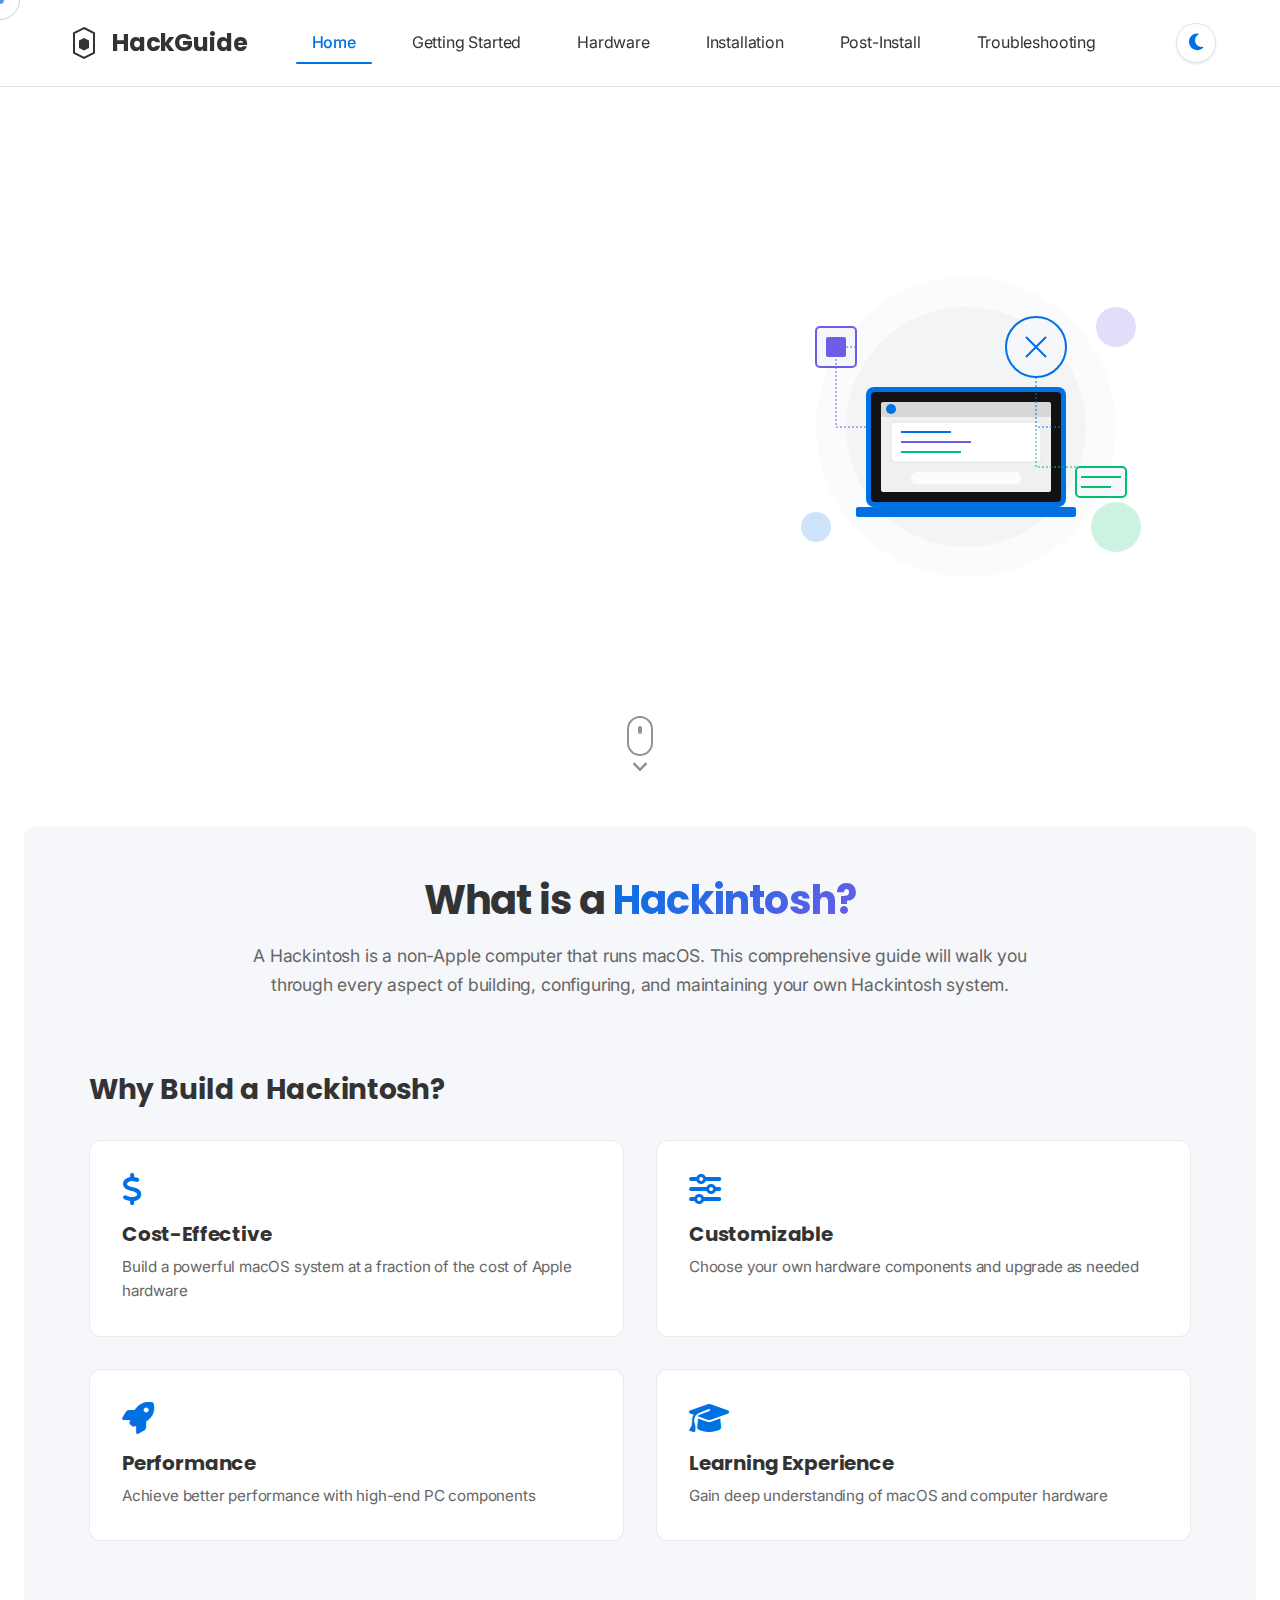
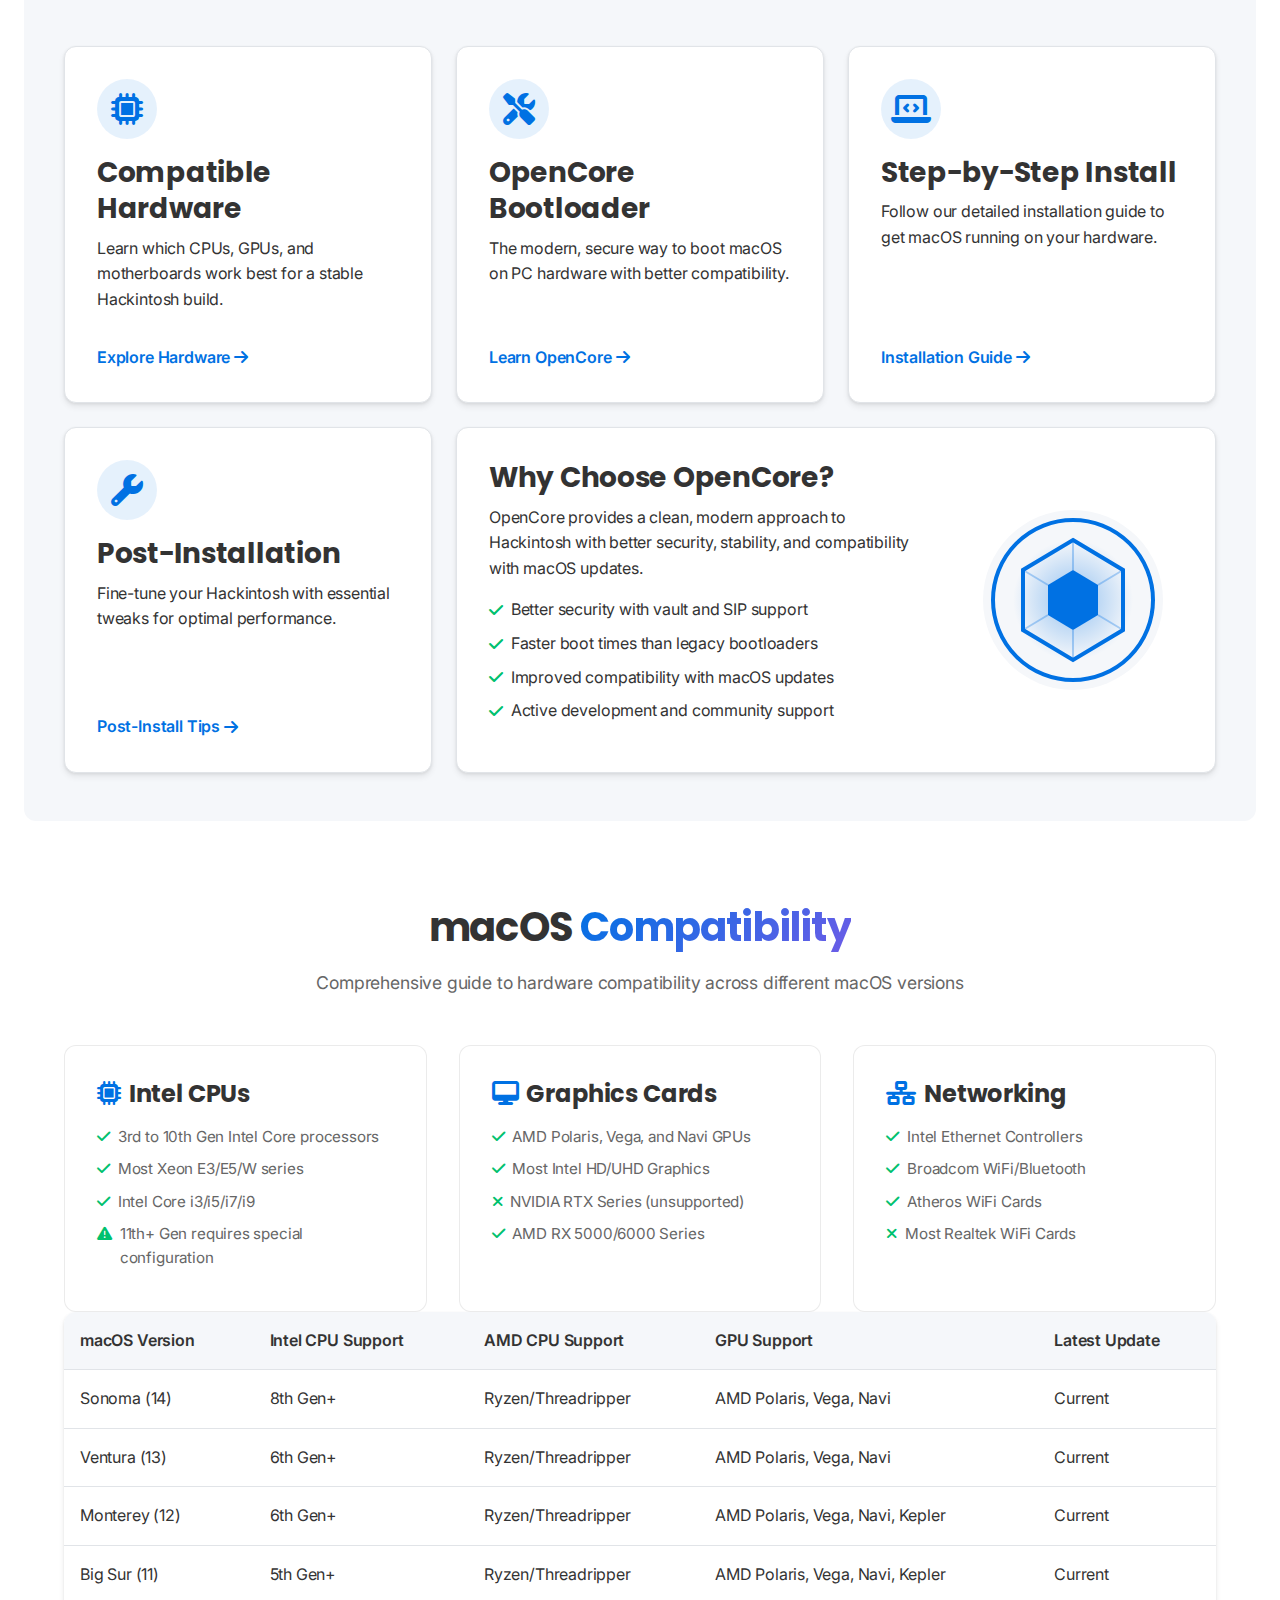
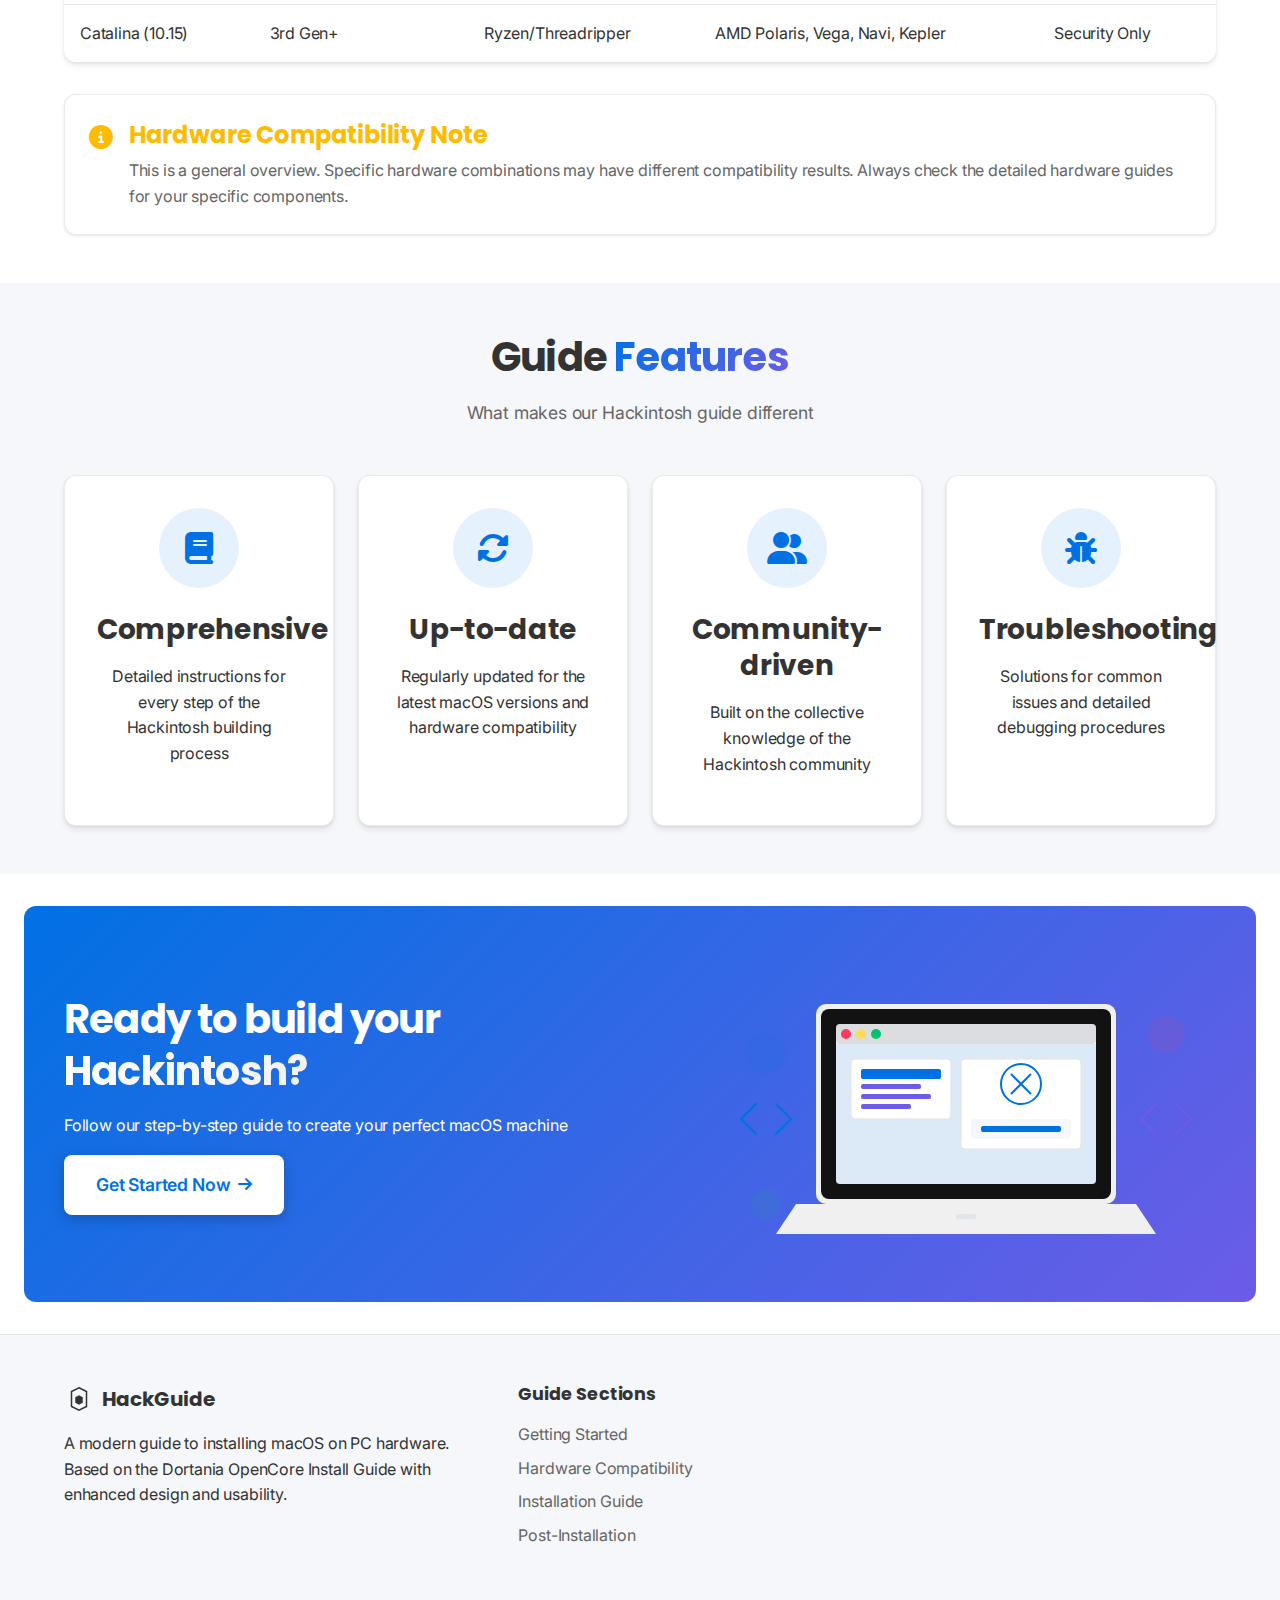
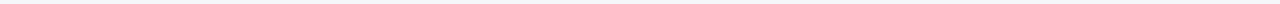
<file: index.html>
<!DOCTYPE html>
<html lang="en">
<head>
    <meta charset="UTF-8">
    <meta name="viewport" content="width=device-width, initial-scale=1.0">
    <title>Modern Hackintosh Guide</title>
    <link rel="stylesheet" href="css/style.css">
    <link rel="stylesheet" href="https://cdnjs.cloudflare.com/ajax/libs/font-awesome/6.4.0/css/all.min.css">
    <link rel="preconnect" href="https://fonts.googleapis.com">
    <link rel="preconnect" href="https://fonts.gstatic.com" crossorigin>
    <link href="https://fonts.googleapis.com/css2?family=Inter:wght@300;400;500;600;700&family=Poppins:wght@300;400;500;600;700&display=swap" rel="stylesheet">
</head>
<body>
    <div class="cursor"></div>
    <div class="cursor-follower"></div>

    <header class="header">
        <div class="container">
            <nav class="navbar">
                <a href="index.html" class="logo">
                    <svg width="40" height="40" viewBox="0 0 40 40" fill="none" xmlns="http://www.w3.org/2000/svg">
                        <path d="M20 5L30 10V30L20 35L10 30V10L20 5Z" stroke="currentColor" stroke-width="2"/>
                        <path d="M20 15L25 17.5V25L20 27.5L15 25V17.5L20 15Z" fill="currentColor"/>
                    </svg>
                    <span>HackGuide</span>
                </a>
                <div class="nav-links">
                    <a href="index.html" class="active">Home</a>
                    <a href="getting-started.html">Getting Started</a>
                    <a href="hardware.html">Hardware</a>
                    <a href="installation.html">Installation</a>
                    <a href="post-install.html">Post-Install</a>
                    <a href="troubleshooting.html">Troubleshooting</a>
                </div>
                <button class="theme-toggle" aria-label="Toggle dark mode">
                    <i class="fas fa-moon"></i>
                    <i class="fas fa-sun"></i>
                </button>
                <button class="mobile-menu-btn" aria-label="Toggle menu">
                    <span></span>
                    <span></span>
                    <span></span>
                </button>
            </nav>
        </div>
    </header>

    <main>
        <section class="hero">
            <div class="container">
                <div class="hero-content">
        
                    <h1 class="animate-text">Build Your Perfect <span class="gradient-text">Hackintosh</span></h1>
                    <p class="lead animate-text-delay">A modern, comprehensive guide to installing macOS on PC hardware with detailed tutorials and troubleshooting</p>
                    <div class="hero-features animate-text-delay">
                        <div class="feature-item">
                            <i class="fas fa-microchip"></i>
                            <span>Hardware Compatibility</span>
                        </div>
                        <div class="feature-item">
                            <i class="fas fa-tools"></i>
                            <span>Step-by-Step Installation</span>
                        </div>
                        <div class="feature-item">
                            <i class="fas fa-shield-alt"></i>
                            <span>Security Best Practices</span>
                        </div>
                    </div>
                    <div class="hero-buttons animate-text-delay-2">
                        <a href="getting-started.html" class="btn btn-primary">Get Started <i class="fas fa-arrow-right"></i></a>
                        <a href="#about" class="btn btn-secondary">Learn More</a>
                    </div>
                </div>
                <div class="hero-image">
                    <img src="images/hero-illustration.svg" alt="Hackintosh Illustration" class="animate-float">
                </div>
            </div>
            <div class="hero-scroll-indicator">
                <div class="mouse">
                    <div class="wheel"></div>
                </div>
                <div>
                    <span class="scroll-arrows">
                        <span></span>
                        <span></span>
                        <span></span>
                    </span>
                </div>
            </div>
        </section>

        <section id="about" class="about">
            <div class="container">
                <div class="section-header">
                    <h2>What is a <span class="gradient-text">Hackintosh?</span></h2>
                    <p>A Hackintosh is a non-Apple computer that runs macOS. This comprehensive guide will walk you through every aspect of building, configuring, and maintaining your own Hackintosh system.</p>
                </div>
                
                <div class="content-block" data-aos="fade-up">
                    <h3>Why Build a Hackintosh?</h3>
                    <div class="feature-list-grid">
                        <div class="feature-list-item">
                            <i class="fas fa-dollar-sign"></i>
                            <h4>Cost-Effective</h4>
                            <p>Build a powerful macOS system at a fraction of the cost of Apple hardware</p>
                        </div>
                        <div class="feature-list-item">
                            <i class="fas fa-sliders-h"></i>
                            <h4>Customizable</h4>
                            <p>Choose your own hardware components and upgrade as needed</p>
                        </div>
                        <div class="feature-list-item">
                            <i class="fas fa-rocket"></i>
                            <h4>Performance</h4>
                            <p>Achieve better performance with high-end PC components</p>
                        </div>
                        <div class="feature-list-item">
                            <i class="fas fa-graduation-cap"></i>
                            <h4>Learning Experience</h4>
                            <p>Gain deep understanding of macOS and computer hardware</p>
                        </div>
                    </div>
                </div>
                
                <div class="bento-grid">
                    <div class="bento-item" data-aos="fade-up">
                        <div class="bento-icon">
                            <i class="fas fa-microchip"></i>
                        </div>
                        <h3>Compatible Hardware</h3>
                        <p>Learn which CPUs, GPUs, and motherboards work best for a stable Hackintosh build.</p>
                        <a href="hardware.html" class="bento-link">Explore Hardware <i class="fas fa-arrow-right"></i></a>
                    </div>
                    
                    <div class="bento-item" data-aos="fade-up" data-aos-delay="100">
                        <div class="bento-icon">
                            <i class="fas fa-tools"></i>
                        </div>
                        <h3>OpenCore Bootloader</h3>
                        <p>The modern, secure way to boot macOS on PC hardware with better compatibility.</p>
                        <a href="opencore.html" class="bento-link">Learn OpenCore <i class="fas fa-arrow-right"></i></a>
                    </div>
                    
                    <div class="bento-item" data-aos="fade-up" data-aos-delay="200">
                        <div class="bento-icon">
                            <i class="fas fa-laptop-code"></i>
                        </div>
                        <h3>Step-by-Step Install</h3>
                        <p>Follow our detailed installation guide to get macOS running on your hardware.</p>
                        <a href="installation.html" class="bento-link">Installation Guide <i class="fas fa-arrow-right"></i></a>
                    </div>
                    
                    <div class="bento-item" data-aos="fade-up" data-aos-delay="300">
                        <div class="bento-icon">
                            <i class="fas fa-wrench"></i>
                        </div>
                        <h3>Post-Installation</h3>
                        <p>Fine-tune your Hackintosh with essential tweaks for optimal performance.</p>
                        <a href="post-install.html" class="bento-link">Post-Install Tips <i class="fas fa-arrow-right"></i></a>
                    </div>
                    
                    <div class="bento-item wide" data-aos="fade-up" data-aos-delay="400">
                        <div class="bento-content">
                            <h3>Why Choose OpenCore?</h3>
                            <p>OpenCore provides a clean, modern approach to Hackintosh with better security, stability, and compatibility with macOS updates.</p>
                            <ul class="feature-list">
                                <li><i class="fas fa-check"></i> Better security with vault and SIP support</li>
                                <li><i class="fas fa-check"></i> Faster boot times than legacy bootloaders</li>
                                <li><i class="fas fa-check"></i> Improved compatibility with macOS updates</li>
                                <li><i class="fas fa-check"></i> Active development and community support</li>
                            </ul>
                        </div>
                        <div class="bento-image">
                            <img src="images/opencore-logo.svg" alt="OpenCore Logo" class="animate-pulse">
                        </div>
                    </div>
                </div>
            </div>
        </section>

        <section class="compatibility">
            <div class="container">
                <div class="section-header">
                    <h2>macOS <span class="gradient-text">Compatibility</span></h2>
                    <p>Comprehensive guide to hardware compatibility across different macOS versions</p>
                </div>
                
                <div class="compatibility-grid" data-aos="fade-up">
                    <div class="compatibility-card">
                        <h4><i class="fas fa-microchip"></i> Intel CPUs</h4>
                        <ul>
                            <li><i class="fas fa-check"></i> 3rd to 10th Gen Intel Core processors</li>
                            <li><i class="fas fa-check"></i> Most Xeon E3/E5/W series</li>
                            <li><i class="fas fa-check"></i> Intel Core i3/i5/i7/i9</li>
                            <li><i class="fas fa-exclamation-triangle"></i> 11th+ Gen requires special configuration</li>
                        </ul>
                    </div>
                    
                    <div class="compatibility-card">
                        <h4><i class="fas fa-desktop"></i> Graphics Cards</h4>
                        <ul>
                            <li><i class="fas fa-check"></i> AMD Polaris, Vega, and Navi GPUs</li>
                            <li><i class="fas fa-check"></i> Most Intel HD/UHD Graphics</li>
                            <li><i class="fas fa-times"></i> NVIDIA RTX Series (unsupported)</li>
                            <li><i class="fas fa-check"></i> AMD RX 5000/6000 Series</li>
                        </ul>
                    </div>
                    
                    <div class="compatibility-card">
                        <h4><i class="fas fa-network-wired"></i> Networking</h4>
                        <ul>
                            <li><i class="fas fa-check"></i> Intel Ethernet Controllers</li>
                            <li><i class="fas fa-check"></i> Broadcom WiFi/Bluetooth</li>
                            <li><i class="fas fa-check"></i> Atheros WiFi Cards</li>
                            <li><i class="fas fa-times"></i> Most Realtek WiFi Cards</li>
                        </ul>
                    </div>
                </div>
                
                <div class="compatibility-table-wrapper">
                    <table class="compatibility-table">
                        <thead>
                            <tr>
                                <th>macOS Version</th>
                                <th>Intel CPU Support</th>
                                <th>AMD CPU Support</th>
                                <th>GPU Support</th>
                                <th>Latest Update</th>
                            </tr>
                        </thead>
                        <tbody>
                            <tr>
                                <td>Sonoma (14)</td>
                                <td>8th Gen+</td>
                                <td>Ryzen/Threadripper</td>
                                <td>AMD Polaris, Vega, Navi</td>
                                <td>Current</td>
                            </tr>
                            <tr>
                                <td>Ventura (13)</td>
                                <td>6th Gen+</td>
                                <td>Ryzen/Threadripper</td>
                                <td>AMD Polaris, Vega, Navi</td>
                                <td>Current</td>
                            </tr>
                            <tr>
                                <td>Monterey (12)</td>
                                <td>6th Gen+</td>
                                <td>Ryzen/Threadripper</td>
                                <td>AMD Polaris, Vega, Navi, Kepler</td>
                                <td>Current</td>
                            </tr>
                            <tr>
                                <td>Big Sur (11)</td>
                                <td>5th Gen+</td>
                                <td>Ryzen/Threadripper</td>
                                <td>AMD Polaris, Vega, Navi, Kepler</td>
                                <td>Current</td>
                            </tr>
                            <tr>
                                <td>Catalina (10.15)</td>
                                <td>3rd Gen+</td>
                                <td>Ryzen/Threadripper</td>
                                <td>AMD Polaris, Vega, Navi, Kepler</td>
                                <td>Security Only</td>
                            </tr>
                        </tbody>
                    </table>
                </div>
                
                <div class="note-card" data-aos="fade-up">
                    <div class="note-icon">
                        <i class="fas fa-info-circle"></i>
                    </div>
                    <div class="note-content">
                        <h4>Hardware Compatibility Note</h4>
                        <p>This is a general overview. Specific hardware combinations may have different compatibility results. Always check the detailed hardware guides for your specific components.</p>
                    </div>
                </div>
            </div>
        </section>

        <section class="features">
            <div class="container">
                <div class="section-header">
                    <h2>Guide <span class="gradient-text">Features</span></h2>
                    <p>What makes our Hackintosh guide different</p>
                </div>
                
                <div class="features-grid">
                    <div class="feature-card" data-aos="fade-up">
                        <div class="feature-icon">
                            <i class="fas fa-book"></i>
                        </div>
                        <h3>Comprehensive</h3>
                        <p>Detailed instructions for every step of the Hackintosh building process</p>
                    </div>
                    
                    <div class="feature-card" data-aos="fade-up" data-aos-delay="100">
                        <div class="feature-icon">
                            <i class="fas fa-sync-alt"></i>
                        </div>
                        <h3>Up-to-date</h3>
                        <p>Regularly updated for the latest macOS versions and hardware compatibility</p>
                    </div>
                    
                    <div class="feature-card" data-aos="fade-up" data-aos-delay="200">
                        <div class="feature-icon">
                            <i class="fas fa-user-friends"></i>
                        </div>
                        <h3>Community-driven</h3>
                        <p>Built on the collective knowledge of the Hackintosh community</p>
                    </div>
                    
                    <div class="feature-card" data-aos="fade-up" data-aos-delay="300">
                        <div class="feature-icon">
                            <i class="fas fa-bug"></i>
                        </div>
                        <h3>Troubleshooting</h3>
                        <p>Solutions for common issues and detailed debugging procedures</p>
                    </div>
                </div>
            </div>
        </section>

        <section class="cta">
            <div class="container">
                <div class="cta-content">
                    <h2>Ready to build your <span class="gradient-text">Hackintosh?</span></h2>
                    <p>Follow our step-by-step guide to create your perfect macOS machine</p>
                    <a href="getting-started.html" class="btn btn-primary btn-lg">Get Started Now <i class="fas fa-arrow-right"></i></a>
                </div>
                <div class="cta-image">
                    <img src="images/macbook-illustration.svg" alt="Hackintosh Illustration" class="animate-float">
                </div>
            </div>
        </section>
    </main>

    <footer class="footer">
        <div class="container">
            <div class="footer-grid">
                <div class="footer-about">
                    <a href="index.html" class="footer-logo">
                        <svg width="30" height="30" viewBox="0 0 40 40" fill="none" xmlns="http://www.w3.org/2000/svg">
                            <path d="M20 5L30 10V30L20 35L10 30V10L20 5Z" stroke="currentColor" stroke-width="2"/>
                            <path d="M20 15L25 17.5V25L20 27.5L15 25V17.5L20 15Z" fill="currentColor"/>
                        </svg>
                        <span>HackGuide</span>
                    </a>
                    <p>A modern guide to installing macOS on PC hardware. Based on the Dortania OpenCore Install Guide with enhanced design and usability.</p>
                </div>
                
                <div class="footer-links">
                    <h4>Guide Sections</h4>
                    <ul>
                        <li><a href="getting-started.html">Getting Started</a></li>
                        <li><a href="hardware.html">Hardware Compatibility</a></li>
                        <li><a href="installation.html">Installation Guide</a></li>
                        <li><a href="post-install.html">Post-Installation</a></li>
                        <li><a href="
</file>
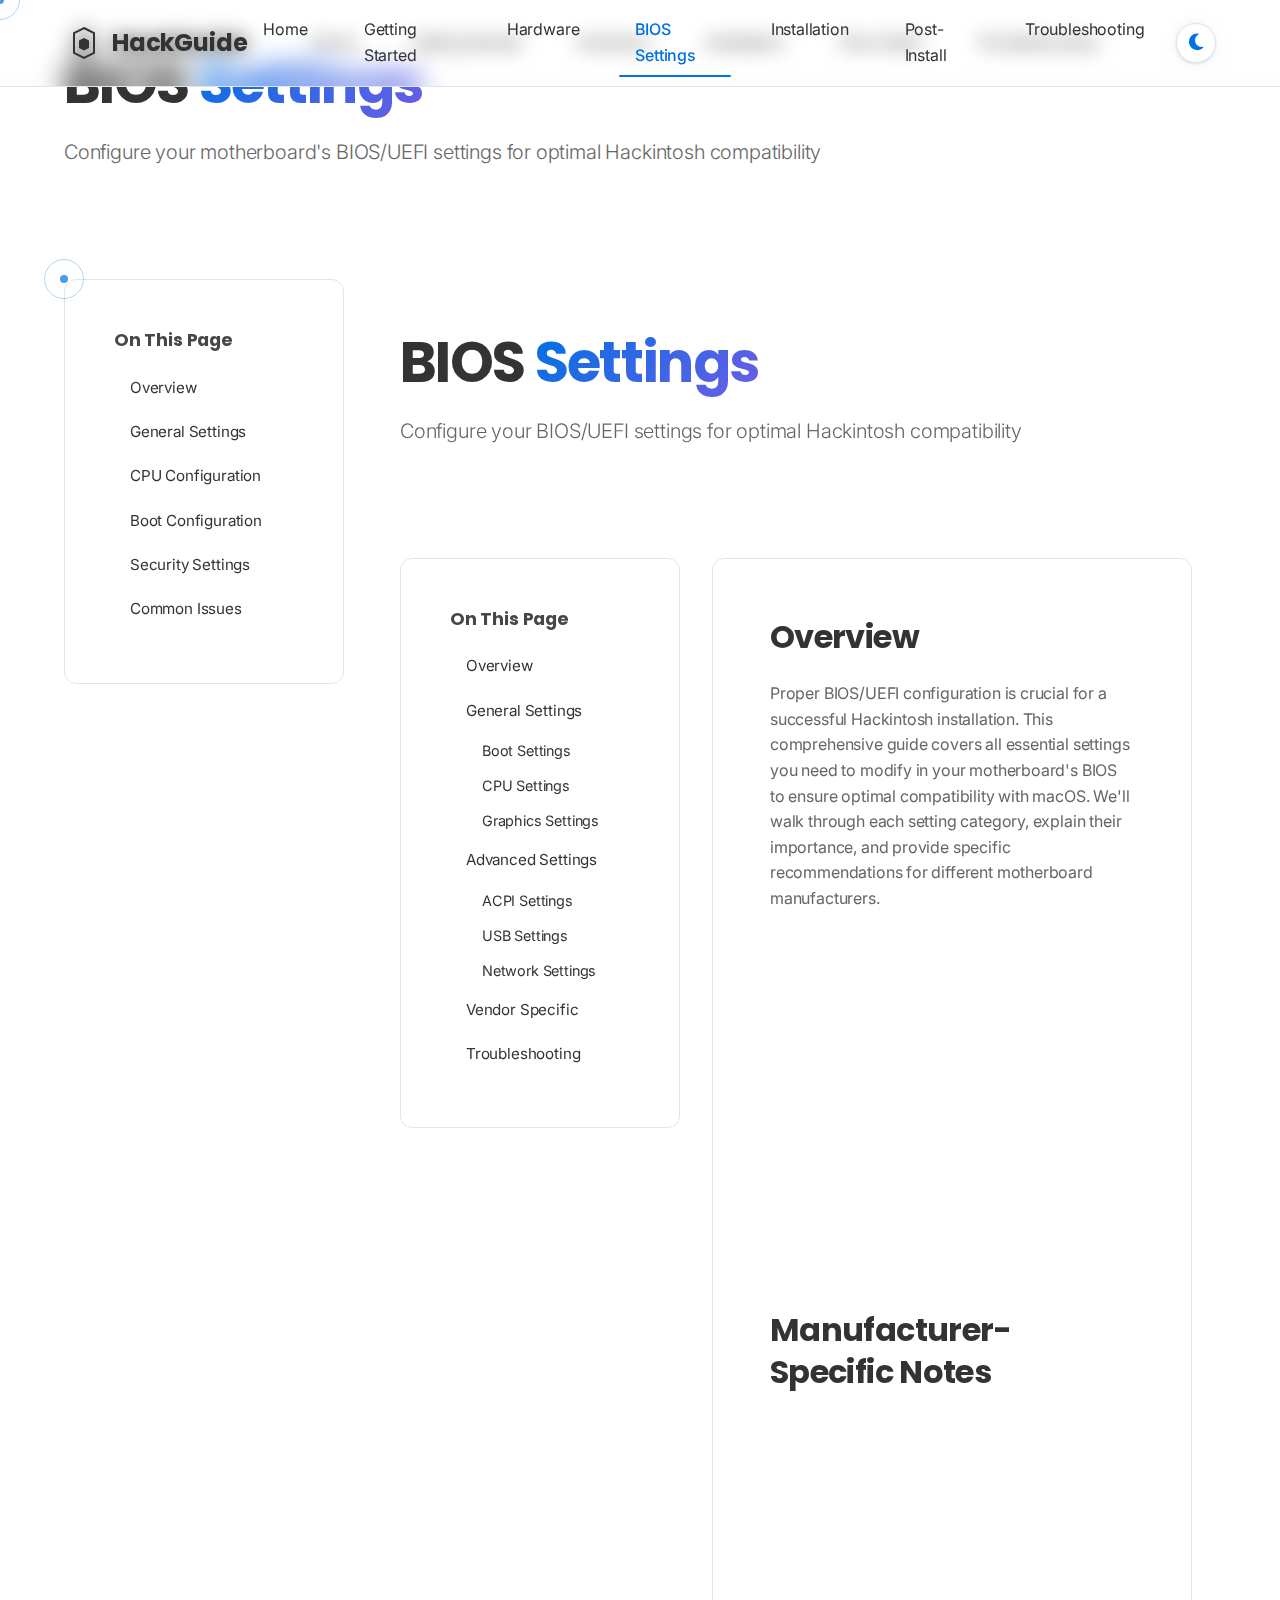
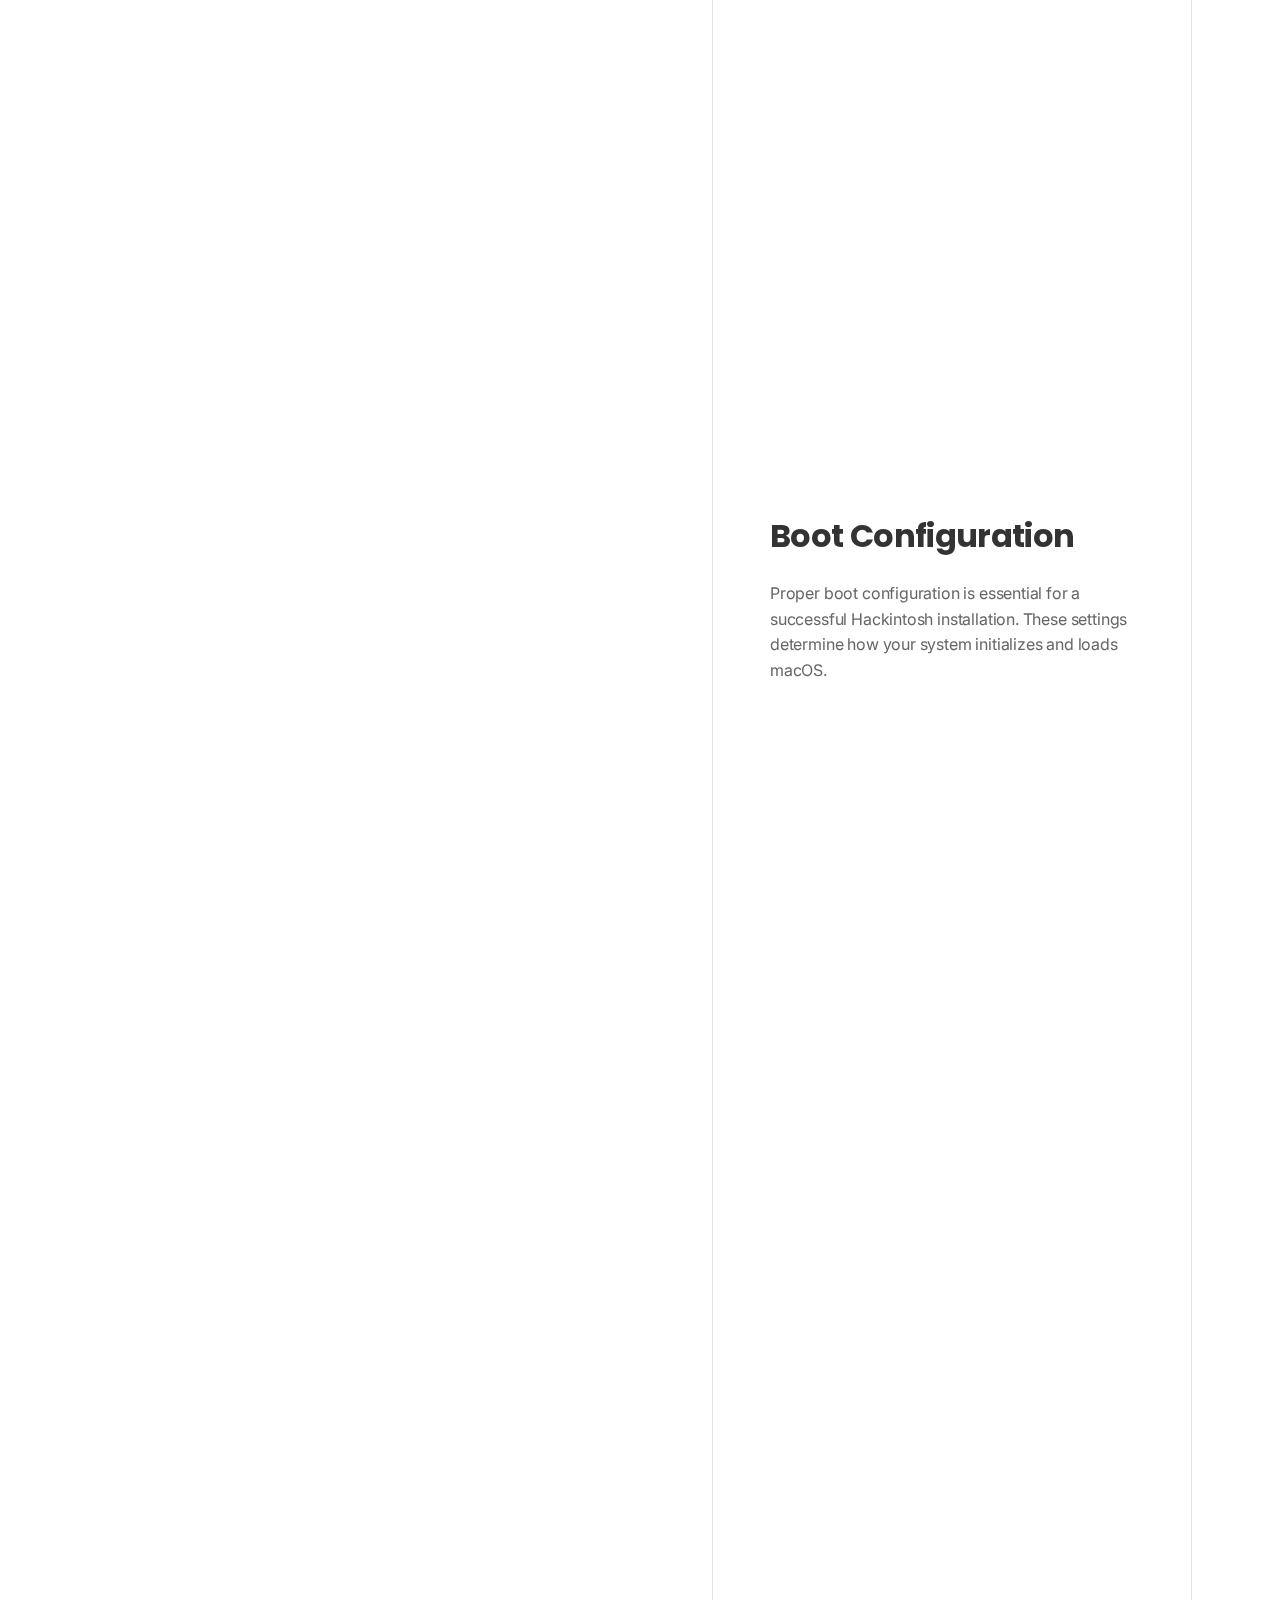
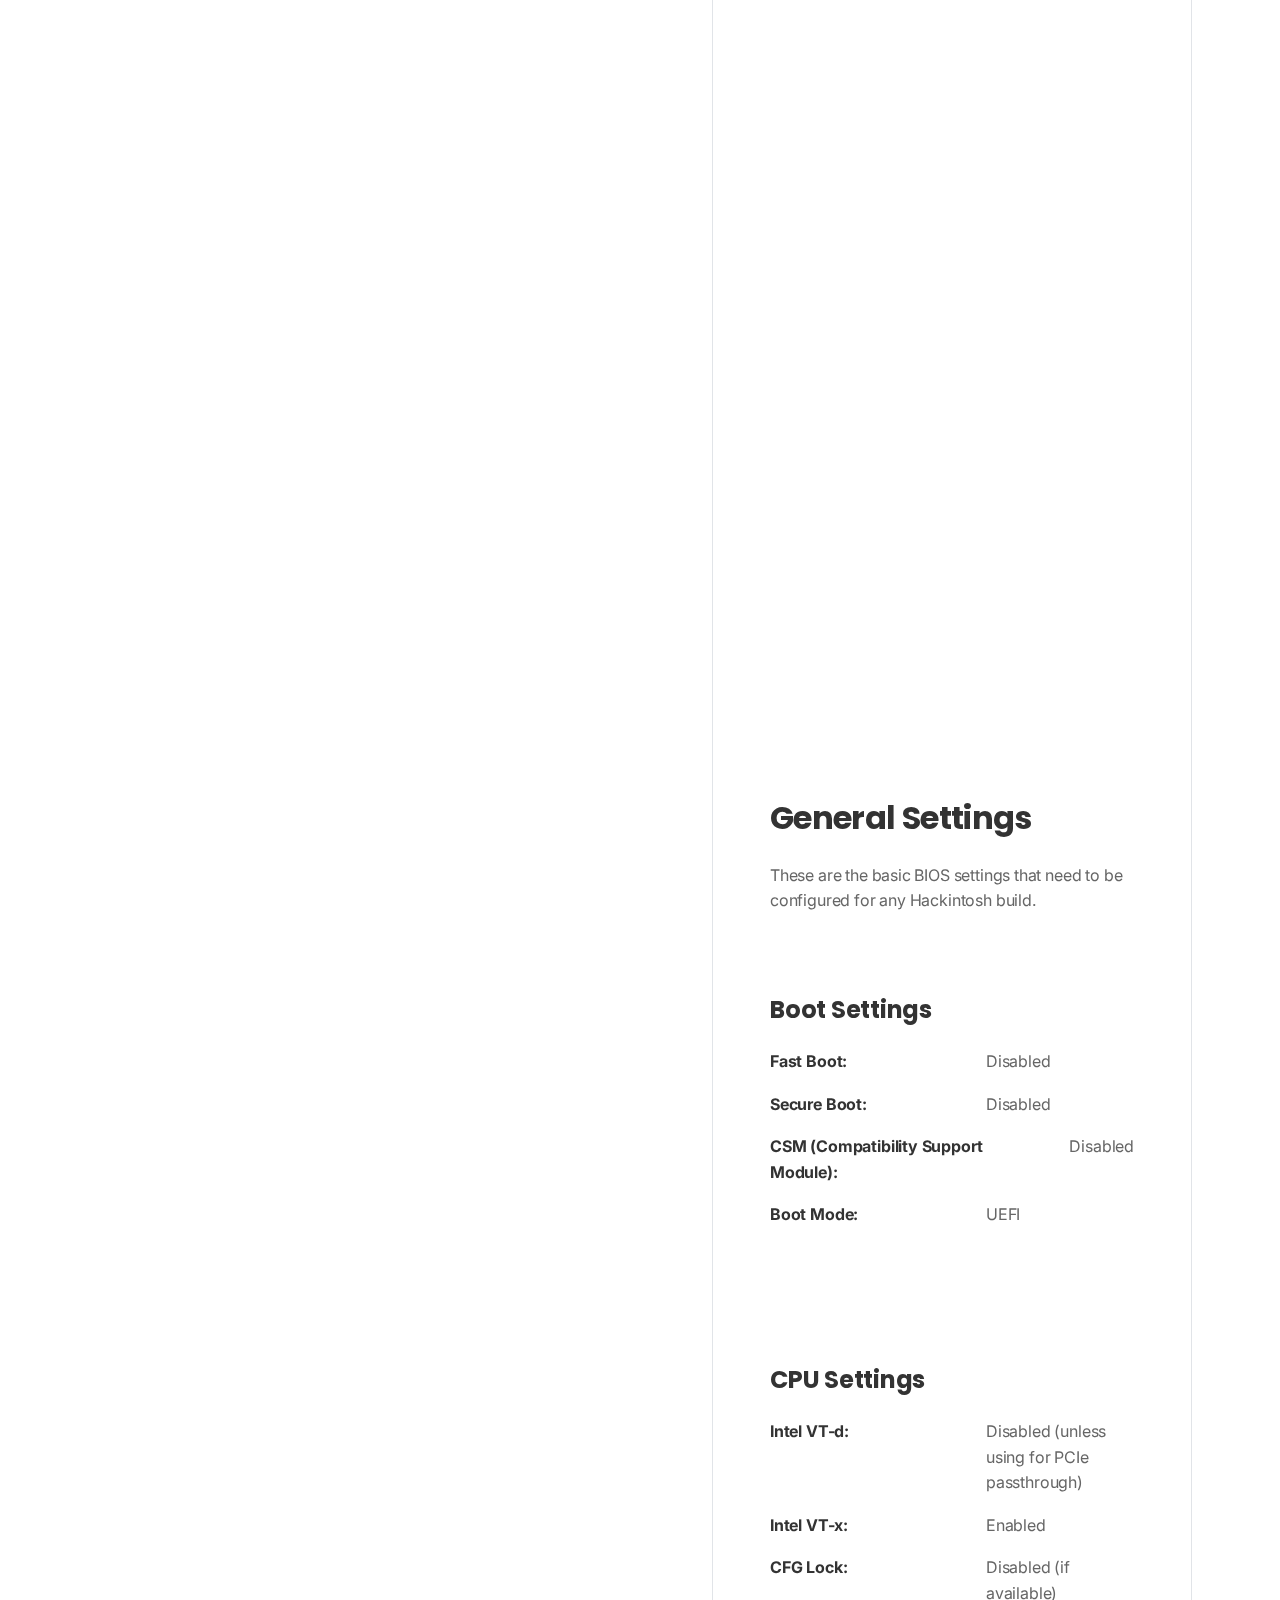
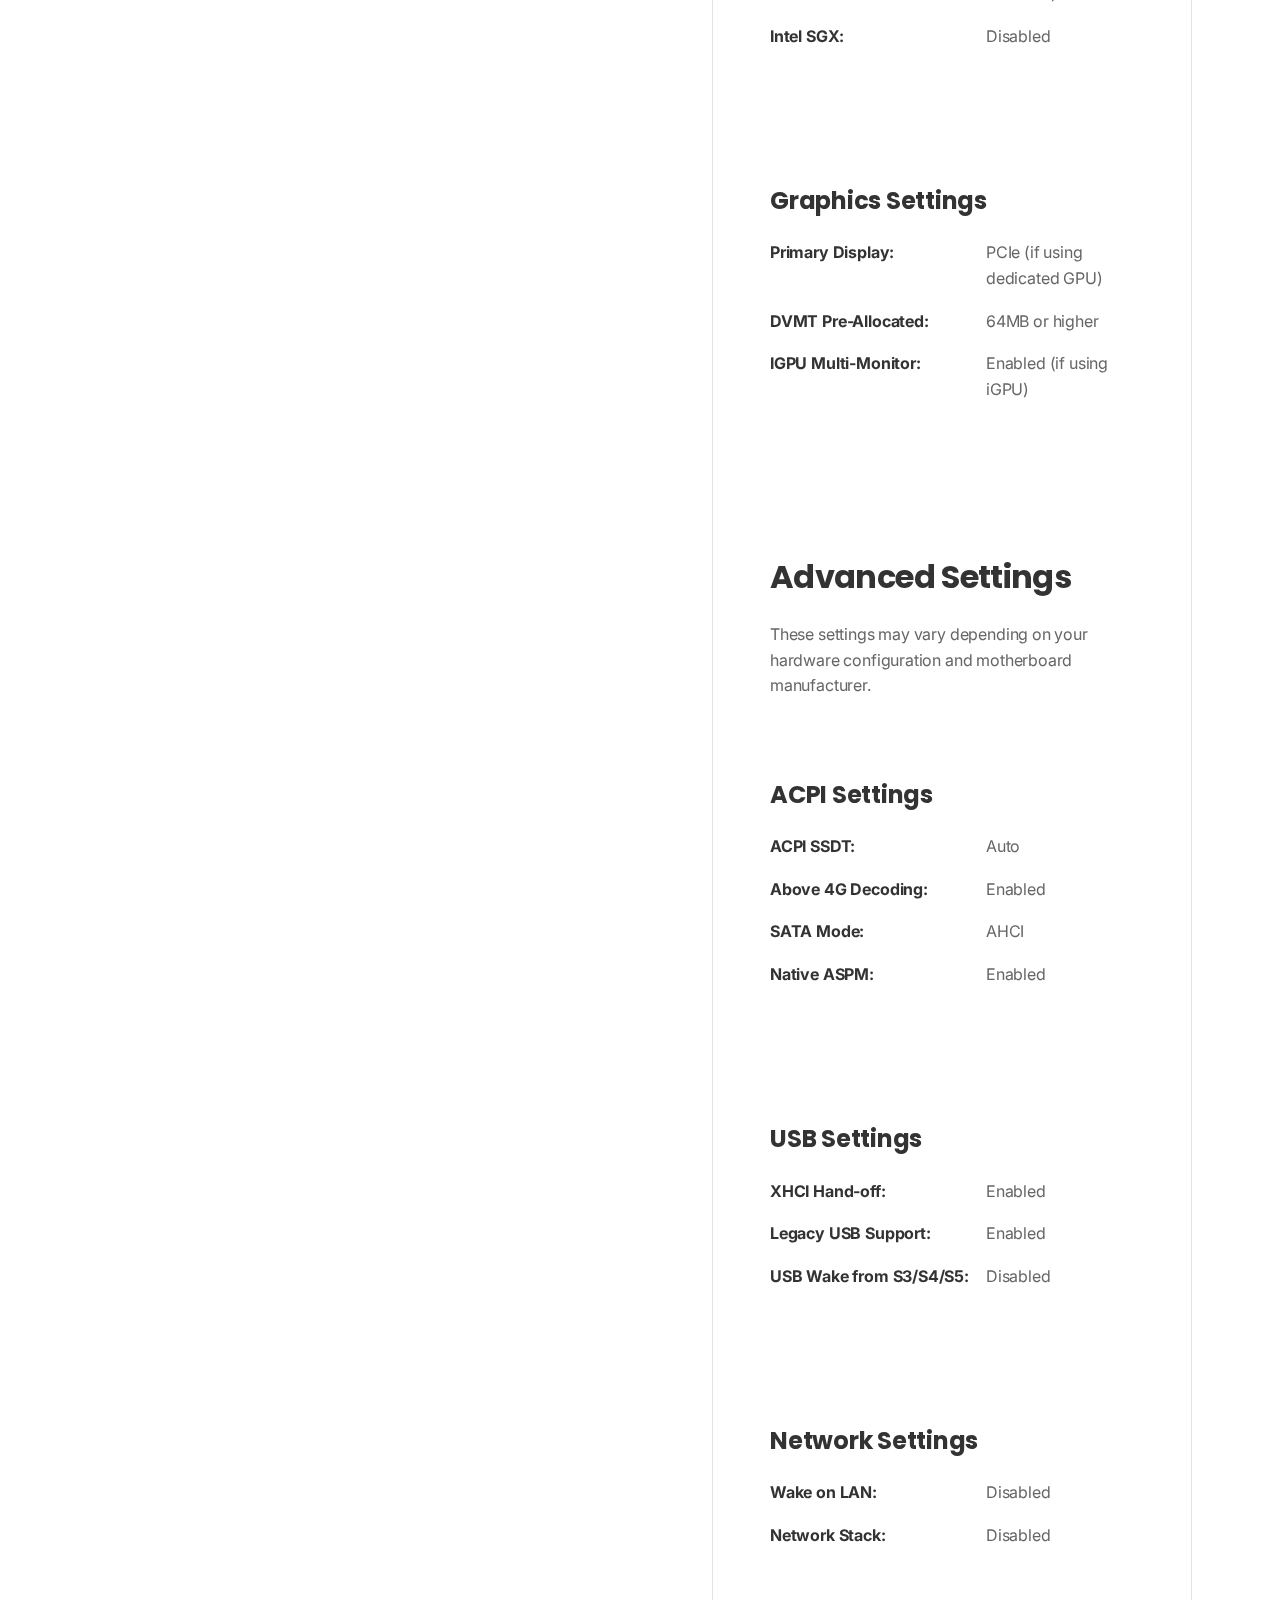
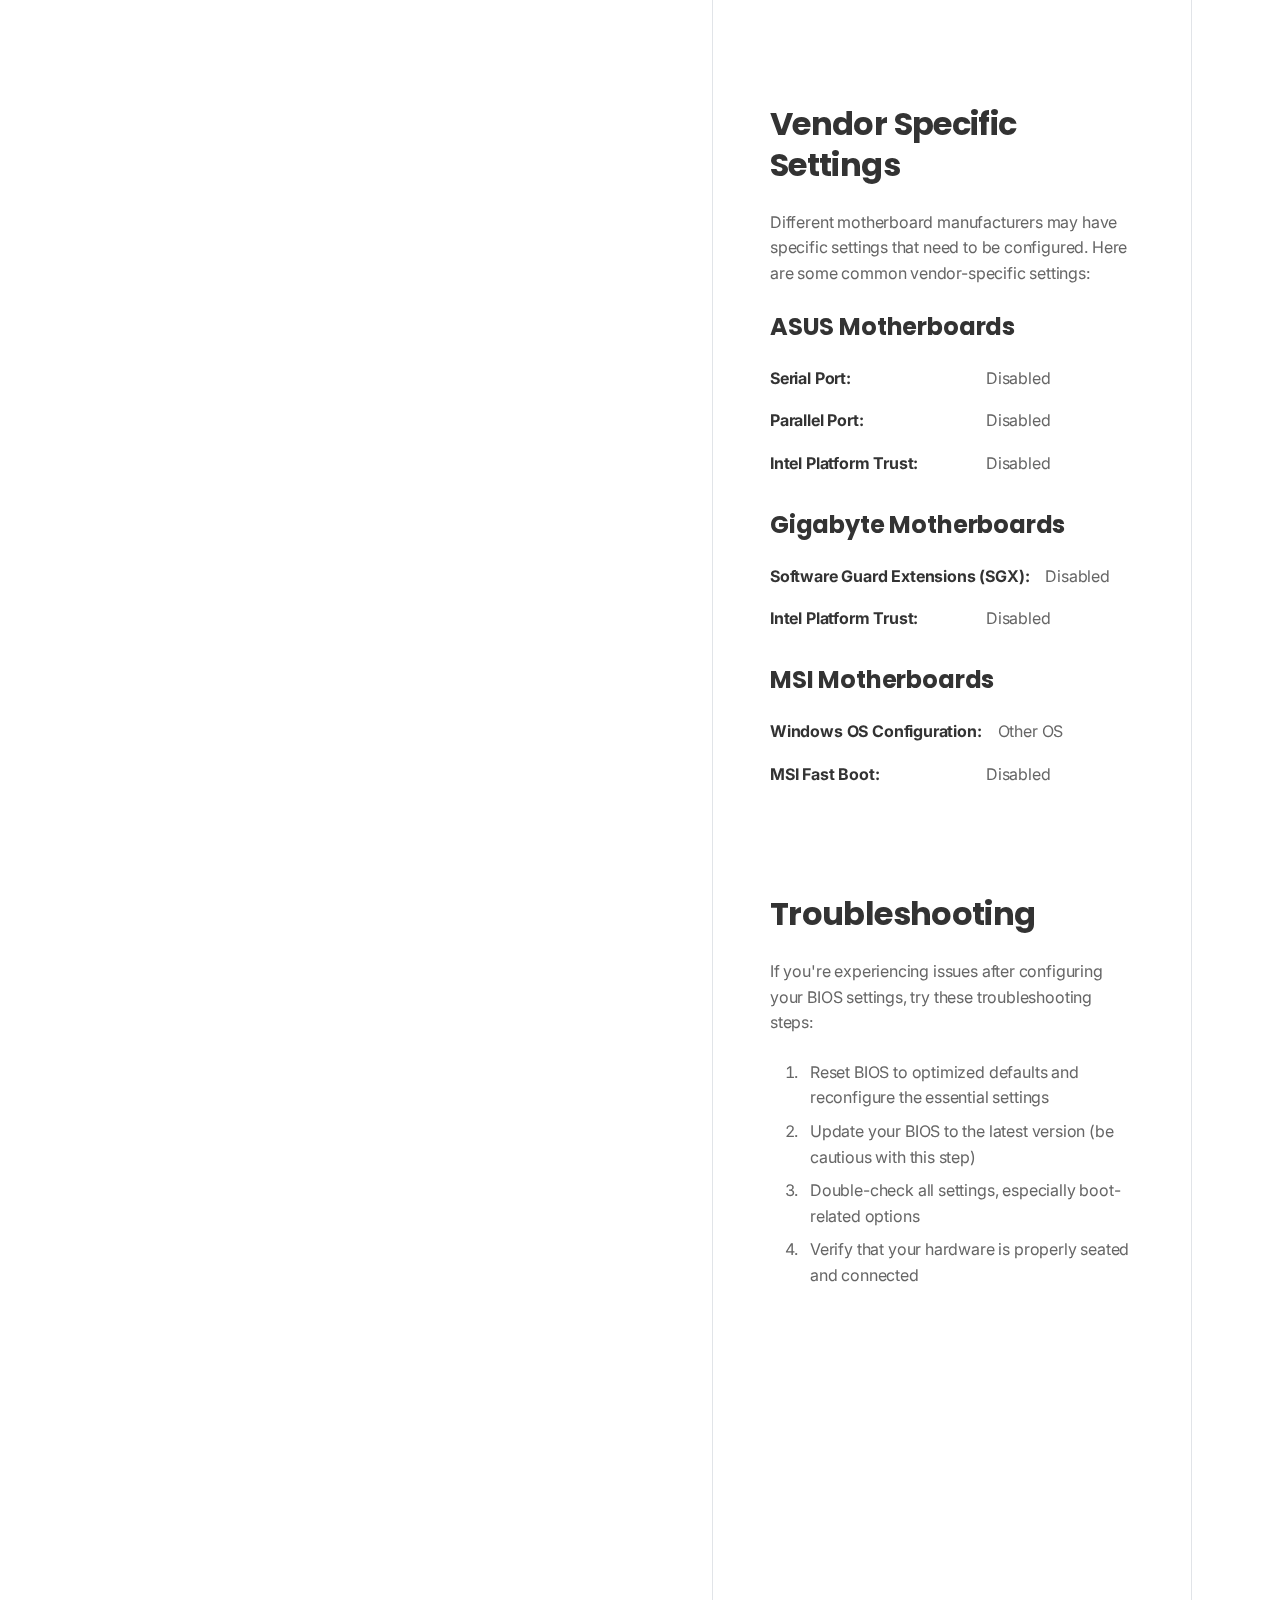
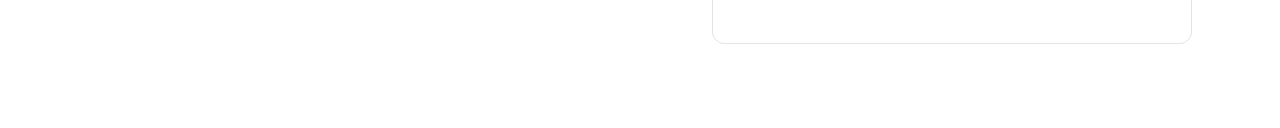
<file: bios-settings.html>
<!DOCTYPE html>
<html lang="en">
<head>
    <meta charset="UTF-8">
    <meta name="viewport" content="width=device-width, initial-scale=1.0">
    <title>BIOS Settings - Modern Hackintosh Guide</title>
    <link rel="stylesheet" href="css/style.css">
    <link rel="stylesheet" href="https://cdnjs.cloudflare.com/ajax/libs/font-awesome/6.4.0/css/all.min.css">
    <link rel="preconnect" href="https://fonts.googleapis.com">
    <link rel="preconnect" href="https://fonts.gstatic.com" crossorigin>
    <link href="https://fonts.googleapis.com/css2?family=Inter:wght@300;400;500;600;700&family=Poppins:wght@300;400;500;600;700&display=swap" rel="stylesheet">
</head>
<body>
    <div class="cursor"></div>
    <div class="cursor-follower"></div>

    <header class="header">
        <div class="container">
            <nav class="navbar">
                <a href="index.html" class="logo">
                    <svg width="40" height="40" viewBox="0 0 40 40" fill="none" xmlns="http://www.w3.org/2000/svg">
                        <path d="M20 5L30 10V30L20 35L10 30V10L20 5Z" stroke="currentColor" stroke-width="2"/>
                        <path d="M20 15L25 17.5V25L20 27.5L15 25V17.5L20 15Z" fill="currentColor"/>
                    </svg>
                    <span>HackGuide</span>
                </a>
                <div class="nav-links">
                    <a href="index.html">Home</a>
                    <a href="getting-started.html">Getting Started</a>
                    <a href="hardware.html">Hardware</a>
                    <a href="installation.html">Installation</a>
                    <a href="post-install.html">Post-Install</a>
                    <a href="troubleshooting.html">Troubleshooting</a>
                </div>
                <button class="theme-toggle" aria-label="Toggle dark mode">
                    <i class="fas fa-moon"></i>
                    <i class="fas fa-sun"></i>
                </button>
                <button class="mobile-menu-btn" aria-label="Toggle menu">
                    <span></span>
                    <span></span>
                    <span></span>
                </button>
            </nav>
        </div>
    </header>

    <main>
        <section class="page-hero">
            <div class="container">
                <h1 class="animate-text">BIOS <span class="gradient-text">Settings</span></h1>
                <p class="lead animate-text-delay">Configure your motherboard's BIOS/UEFI settings for optimal Hackintosh compatibility</p>
            </div>
        </section>

        <section class="content-section">
            <div class="container">
                <div class="content-grid">
                    <div class="content-sidebar">
                        <div class="sidebar-nav">
                            <h4>On This Page</h4>
                            <ul>
                                <li><a href="#overview">Overview</a></li>
                                <li><a href="#general-settings">General Settings</a></li>
                                <li><a href="#cpu-settings">CPU Configuration</a></li>
                                <li><a href="#boot-settings">Boot Configuration</a></li>
                                <li><a href="#security-settings">Security Settings</a></li>
                                <li><a href="#common-issues">Common Issues</a></li>
                            </ul>
                        </div>
                    </div>
<body>
    <div class="cursor"></div>
    <div class="cursor-follower"></div>

    <header class="header">
        <div class="container">
            <nav class="navbar">
                <a href="index.html" class="logo">
                    <svg width="40" height="40" viewBox="0 0 40 40" fill="none" xmlns="http://www.w3.org/2000/svg">
                        <path d="M20 5L30 10V30L20 35L10 30V10L20 5Z" stroke="currentColor" stroke-width="2"/>
                        <path d="M20 15L25 17.5V25L20 27.5L15 25V17.5L20 15Z" fill="currentColor"/>
                    </svg>
                    <span>HackGuide</span>
                </a>
                <div class="nav-links">
                    <a href="index.html">Home</a>
                    <a href="getting-started.html">Getting Started</a>
                    <a href="hardware.html">Hardware</a>
                    <a href="bios-settings.html" class="active">BIOS Settings</a>
                    <a href="installation.html">Installation</a>
                    <a href="post-install.html">Post-Install</a>
                    <a href="troubleshooting.html">Troubleshooting</a>
                </div>
                <button class="theme-toggle" aria-label="Toggle dark mode">
                    <i class="fas fa-moon"></i>
                    <i class="fas fa-sun"></i>
                </button>
                <button class="mobile-menu-btn" aria-label="Toggle menu">
                    <span></span>
                    <span></span>
                    <span></span>
                </button>
            </nav>
        </div>
    </header>

    <main>
        <section class="page-hero">
            <div class="container">
                <h1 class="animate-text">BIOS <span class="gradient-text">Settings</span></h1>
                <p class="lead animate-text-delay">Configure your BIOS/UEFI settings for optimal Hackintosh compatibility</p>
            </div>
        </section>

        <section class="content-section">
            <div class="container">
                <div class="content-grid">
                    <div class="content-sidebar">
                        <div class="sidebar-nav">
                            <h4>On This Page</h4>
                            <ul>
                                <li><a href="#overview">Overview</a></li>
                                <li>
                                    <a href="#general-settings">General Settings</a>
                                    <ul>
                                        <li><a href="#boot-settings">Boot Settings</a></li>
                                        <li><a href="#cpu-settings">CPU Settings</a></li>
                                        <li><a href="#graphics-settings">Graphics Settings</a></li>
                                    </ul>
                                </li>
                                <li>
                                    <a href="#advanced-settings">Advanced Settings</a>
                                    <ul>
                                        <li><a href="#acpi-settings">ACPI Settings</a></li>
                                        <li><a href="#usb-settings">USB Settings</a></li>
                                        <li><a href="#network-settings">Network Settings</a></li>
                                    </ul>
                                </li>
                                <li><a href="#vendor-specific">Vendor Specific</a></li>
                                <li><a href="#troubleshooting">Troubleshooting</a></li>
                            </ul>
                        </div>
                    </div>

                    <div class="content-main">
                        <section id="overview" class="content-block">
                            <h2>Overview</h2>
                            <p>Proper BIOS/UEFI configuration is crucial for a successful Hackintosh installation. This comprehensive guide covers all essential settings you need to modify in your motherboard's BIOS to ensure optimal compatibility with macOS. We'll walk through each setting category, explain their importance, and provide specific recommendations for different motherboard manufacturers.</p>
                            
                            <div class="info-card warning" data-aos="fade-up">
                                <div class="info-icon">
                                    <i class="fas fa-exclamation-triangle"></i>
                                </div>
                                <div class="info-content">
                                    <h4>Important Note</h4>
                                    <p>Before making any BIOS changes, it's recommended to:</p>
                                    <ul>
                                        <li>Take note of your current settings</li>
                                        <li>Update your BIOS to the latest stable version</li>
                                        <li>Reset BIOS to optimized defaults first</li>
                                        <li>Save your working BIOS profile after configuration</li>
                                    </ul>
                                </div>
                            </div>
                        </section>

                        <section id="manufacturer-specific" class="content-block">
                            <h2>Manufacturer-Specific Notes</h2>
                            <div class="manufacturer-grid">
                                <div class="manufacturer-card" data-aos="fade-up">
                                    <h3><i class="fas fa-microchip"></i> ASUS</h3>
                                    <ul class="settings-list">
                                        <li>Access BIOS: Press <kbd>Del</kbd> or <kbd>F2</kbd> during boot</li>
                                        <li>Advanced Mode: Press <kbd>F7</kbd> in BIOS</li>
                                        <li>Common Location: Advanced > CPU Configuration</li>
                                    </ul>
                                </div>
                                
                                <div class="manufacturer-card" data-aos="fade-up" data-aos-delay="100">
                                    <h3><i class="fas fa-microchip"></i> Gigabyte</h3>
                                    <ul class="settings-list">
                                        <li>Access BIOS: Press <kbd>Del</kbd> during boot</li>
                                        <li>Advanced Mode: Press <kbd>F2</kbd> for Classic Mode</li>
                                        <li>Common Location: M.I.T. > Advanced Frequency Settings</li>
                                    </ul>
                                </div>
                                
                                <div class="manufacturer-card" data-aos="fade-up" data-aos-delay="200">
                                    <h3><i class="fas fa-microchip"></i> MSI</h3>
                                    <ul class="settings-list">
                                        <li>Access BIOS: Press <kbd>Del</kbd> during boot</li>
                                        <li>Advanced Mode: Press <kbd>F7</kbd> in BIOS</li>
                                        <li>Common Location: OC > CPU Features</li>
                                    </ul>
                                </div>
                            </div>
                        </section>

                        <section id="boot-settings" class="content-block">
                            <h2>Boot Configuration</h2>
                            <p>Proper boot configuration is essential for a successful Hackintosh installation. These settings determine how your system initializes and loads macOS.</p>

                            <div class="settings-grid">
                                <div class="settings-category" data-aos="fade-up">
                                    <h3><i class="fas fa-power-off"></i> Boot Mode Settings</h3>
                                    <div class="settings-table">
                                        <div class="setting-row">
                                            <div class="setting-name">Boot Mode</div>
                                            <div class="setting-value">UEFI</div>
                                            <div class="setting-description">Required for modern macOS installations</div>
                                        </div>
                                        <div class="setting-row">
                                            <div class="setting-name">Fast Boot</div>
                                            <div class="setting-value">Disabled</div>
                                            <div class="setting-description">Can cause boot issues with OpenCore</div>
                                        </div>
                                        <div class="setting-row">
                                            <div class="setting-name">CSM Support</div>
                                            <div class="setting-value">Disabled</div>
                                            <div class="setting-description">Must be disabled for UEFI boot</div>
                                        </div>
                                    </div>
                                </div>

                                <div class="settings-category" data-aos="fade-up" data-aos-delay="100">
                                    <h3><i class="fas fa-shield-alt"></i> Security Settings</h3>
                                    <div class="settings-table">
                                        <div class="setting-row">
                                            <div class="setting-name">Secure Boot</div>
                                            <div class="setting-value">Disabled</div>
                                            <div class="setting-description">Must be disabled for OpenCore</div>
                                        </div>
                                        <div class="setting-row">
                                            <div class="setting-name">TPM Device</div>
                                            <div class="setting-value">Disabled</div>
                                            <div class="setting-description">Can interfere with macOS</div>
                                        </div>
                                        <div class="setting-row">
                                            <div class="setting-name">Intel SGX</div>
                                            <div class="setting-value">Disabled</div>
                                            <div class="setting-description">Not supported in macOS</div>
                                        </div>
                                    </div>
                                </div>
                            </div>

                            <div class="info-card warning" data-aos="fade-up">
                                <div class="info-icon">
                                    <i class="fas fa-exclamation-triangle"></i>
                                </div>
                                <div class="info-content">
                                    <h4>Important Note</h4>
                                    <p>Some motherboards may have these settings under different names or in different locations. Consult your motherboard's manual if you can't find specific settings.</p>
                                </div>
                            </div>

                            <div class="settings-grid">
                                <div class="settings-category" data-aos="fade-up">
                                    <h3><i class="fas fa-microchip"></i> CPU Configuration</h3>
                                    <div class="settings-table">
                                        <div class="setting-row">
                                            <div class="setting-name">Intel Virtualization Technology</div>
                                            <div class="setting-value">Enabled</div>
                                            <div class="setting-description">Required for macOS virtualization features</div>
                                        </div>
                                        <div class="setting-row">
                                            <div class="setting-name">Intel VT-d</div>
                                            <div class="setting-value">Disabled</div>
                                            <div class="setting-description">Can cause issues with macOS</div>
                                        </div>
                                        <div class="setting-row">
                                            <div class="setting-name">CFG Lock</div>
                                            <div class="setting-value">Disabled</div>
                                            <div class="setting-description">Essential for proper power management</div>
                                        </div>
                                        <div class="setting-row">
                                            <div class="setting-name">Intel Speed Shift</div>
                                            <div class="setting-value">Enabled</div>
                                            <div class="setting-description">Improves CPU power management</div>
                                        </div>
                                    </div>
                                </div>

                                <div class="settings-category" data-aos="fade-up" data-aos-delay="100">
                                    <h3><i class="fas fa-hdd"></i> Storage Configuration</h3>
                                    <div class="settings-table">
                                        <div class="setting-row">
                                            <div class="setting-name">SATA Mode</div>
                                            <div class="setting-value">AHCI</div>
                                            <div class="setting-description">Required for macOS compatibility</div>
                                        </div>
                                        <div class="setting-row">
                                            <div class="setting-name">NVMe RAID</div>
                                            <div class="setting-value">Disabled</div>
                                            <div class="setting-description">Can cause boot issues</div>
                                        </div>
                                        <div class="setting-row">
                                            <div class="setting-name">SATA Hot Plug</div>
                                            <div class="setting-value">Disabled</div>
                                            <div class="setting-description">Not needed for most builds</div>
                                        </div>
                                    </div>
                                </div>

                                <div class="settings-category" data-aos="fade-up" data-aos-delay="200">
                                    <h3><i class="fas fa-shield-alt"></i> Security Settings</h3>
                                    <div class="settings-table">
                                        <div class="setting-row">
                                            <div class="setting-name">Secure Boot</div>
                                            <div class="setting-value">Disabled</div>
                                            <div class="setting-description">Must be disabled for OpenCore</div>
                                        </div>
                                        <div class="setting-row">
                                            <div class="setting-name">Intel SGX</div>
                                            <div class="setting-value">Disabled</div>
                                            <div class="setting-description">Not supported in macOS</div>
                                        </div>
                                        <div class="setting-row">
                                            <div class="setting-name">Intel Platform Trust</div>
                                            <div class="setting-value">Disabled</div>
                                            <div class="setting-description">Can interfere with boot process</div>
                                        </div>
                                    </div>
                                </div>
                            </div>
                            <h2>General Settings</h2>
                            <p>These are the basic BIOS settings that need to be configured for any Hackintosh build.</p>

                            <section id="boot-settings" class="sub-section">
                                <h3>Boot Settings</h3>
                                <ul class="settings-list">
                                    <li><strong>Fast Boot:</strong> Disabled</li>
                                    <li><strong>Secure Boot:</strong> Disabled</li>
                                    <li><strong>CSM (Compatibility Support Module):</strong> Disabled</li>
                                    <li><strong>Boot Mode:</strong> UEFI</li>
                                </ul>
                            </section>

                            <section id="cpu-settings" class="sub-section">
                                <h3>CPU Settings</h3>
                                <ul class="settings-list">
                                    <li><strong>Intel VT-d:</strong> Disabled (unless using for PCIe passthrough)</li>
                                    <li><strong>Intel VT-x:</strong> Enabled</li>
                                    <li><strong>CFG Lock:</strong> Disabled (if available)</li>
                                    <li><strong>Intel SGX:</strong> Disabled</li>
                                </ul>
                            </section>

                            <section id="graphics-settings" class="sub-section">
                                <h3>Graphics Settings</h3>
                                <ul class="settings-list">
                                    <li><strong>Primary Display:</strong> PCIe (if using dedicated GPU)</li>
                                    <li><strong>DVMT Pre-Allocated:</strong> 64MB or higher</li>
                                    <li><strong>IGPU Multi-Monitor:</strong> Enabled (if using iGPU)</li>
                                </ul>
                            </section>
                        </section>

                        <section id="advanced-settings" class="content-block">
                            <h2>Advanced Settings</h2>
                            <p>These settings may vary depending on your hardware configuration and motherboard manufacturer.</p>

                            <section id="acpi-settings" class="sub-section">
                                <h3>ACPI Settings</h3>
                                <ul class="settings-list">
                                    <li><strong>ACPI SSDT:</strong> Auto</li>
                                    <li><strong>Above 4G Decoding:</strong> Enabled</li>
                                    <li><strong>SATA Mode:</strong> AHCI</li>
                                    <li><strong>Native ASPM:</strong> Enabled</li>
                                </ul>
                            </section>

                            <section id="usb-settings" class="sub-section">
                                <h3>USB Settings</h3>
                                <ul class="settings-list">
                                    <li><strong>XHCI Hand-off:</strong> Enabled</li>
                                    <li><strong>Legacy USB Support:</strong> Enabled</li>
                                    <li><strong>USB Wake from S3/S4/S5:</strong> Disabled</li>
                                </ul>
                            </section>

                            <section id="network-settings" class="sub-section">
                                <h3>Network Settings</h3>
                                <ul class="settings-list">
                                    <li><strong>Wake on LAN:</strong> Disabled</li>
                                    <li><strong>Network Stack:</strong> Disabled</li>
                                </ul>
                            </section>
                        </section>

                        <section id="vendor-specific" class="content-block">
                            <h2>Vendor Specific Settings</h2>
                            <p>Different motherboard manufacturers may have specific settings that need to be configured. Here are some common vendor-specific settings:</p>

                            <div class="vendor-settings">
                                <h4>ASUS Motherboards</h4>
                                <ul class="settings-list">
                                    <li><strong>Serial Port:</strong> Disabled</li>
                                    <li><strong>Parallel Port:</strong> Disabled</li>
                                    <li><strong>Intel Platform Trust:</strong> Disabled</li>
                                </ul>

                                <h4>Gigabyte Motherboards</h4>
                                <ul class="settings-list">
                                    <li><strong>Software Guard Extensions (SGX):</strong> Disabled</li>
                                    <li><strong>Intel Platform Trust:</strong> Disabled</li>
                                </ul>

                                <h4>MSI Motherboards</h4>
                                <ul class="settings-list">
                                    <li><strong>Windows OS Configuration:</strong> Other OS</li>
                                    <li><strong>MSI Fast Boot:</strong> Disabled</li>
                                </ul>
                            </div>
                        </section>

                        <section id="troubleshooting" class="content-block">
                            <h2>Troubleshooting</h2>
                            <p>If you're experiencing issues after configuring your BIOS settings, try these troubleshooting steps:</p>

                            <div class="troubleshooting-steps">
                                <ol>
                                    <li>Reset BIOS to optimized defaults and reconfigure the essential settings</li>
                                    <li>Update your BIOS to the latest version (be cautious with this step)</li>
                                    <li>Double-check all settings, especially boot-related options</li>
                                    <li>Verify that your hardware is properly seated and connected</li>
                                </ol>
                            </div>

                            <div class="note-card warning">
                                <div class="note-icon">
                                    <i class="fas fa-exclamation-triangle"></i>
                                </div>
                                <div class="note-content">
                                    <h4>Important Note</h4>
                                    <p>Always document your current BIOS settings before making changes. Some motherboards have the option to save profiles, which can be helpful if you need to revert changes.</p>
                                </div>
                            </div>
                        </section>
                    </div>
                </div>
            </div>
        </section>
    </main>

    <script src="js/main.js"></script>
</body>
</html>
</file>
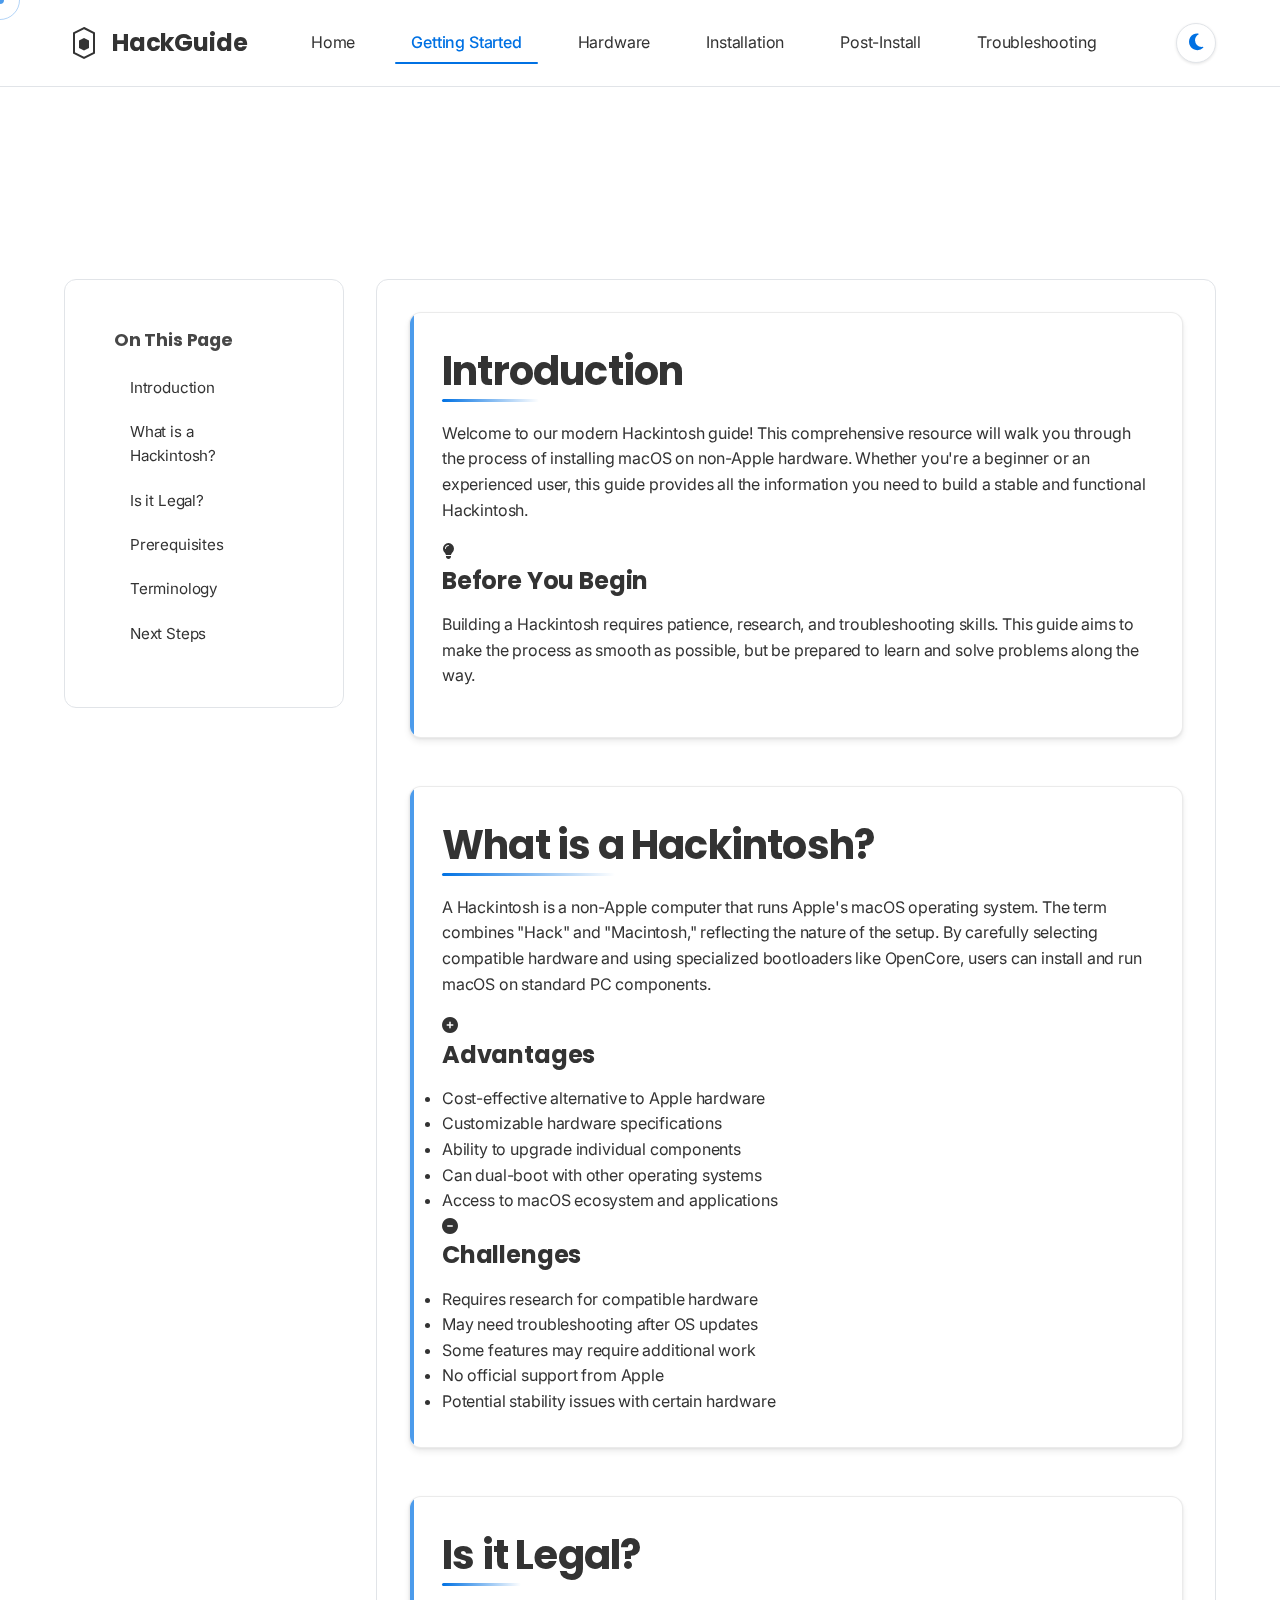
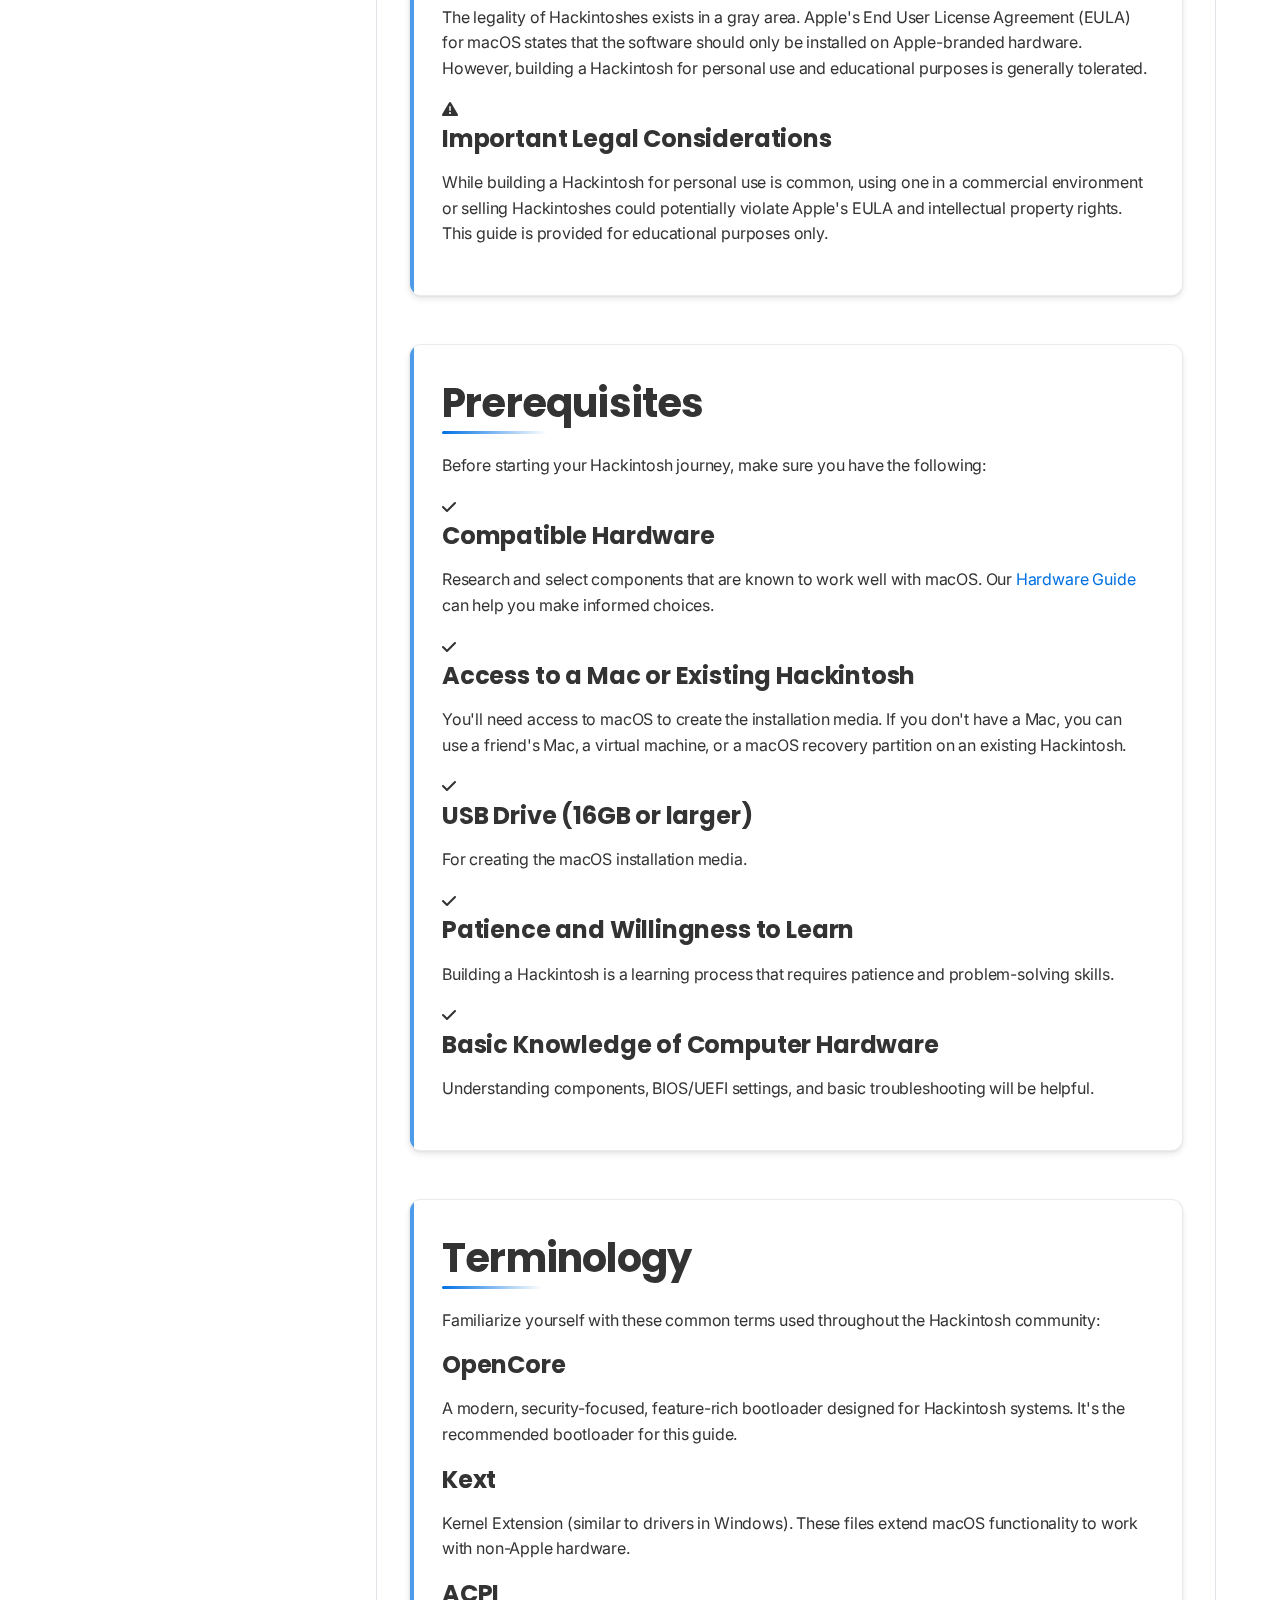
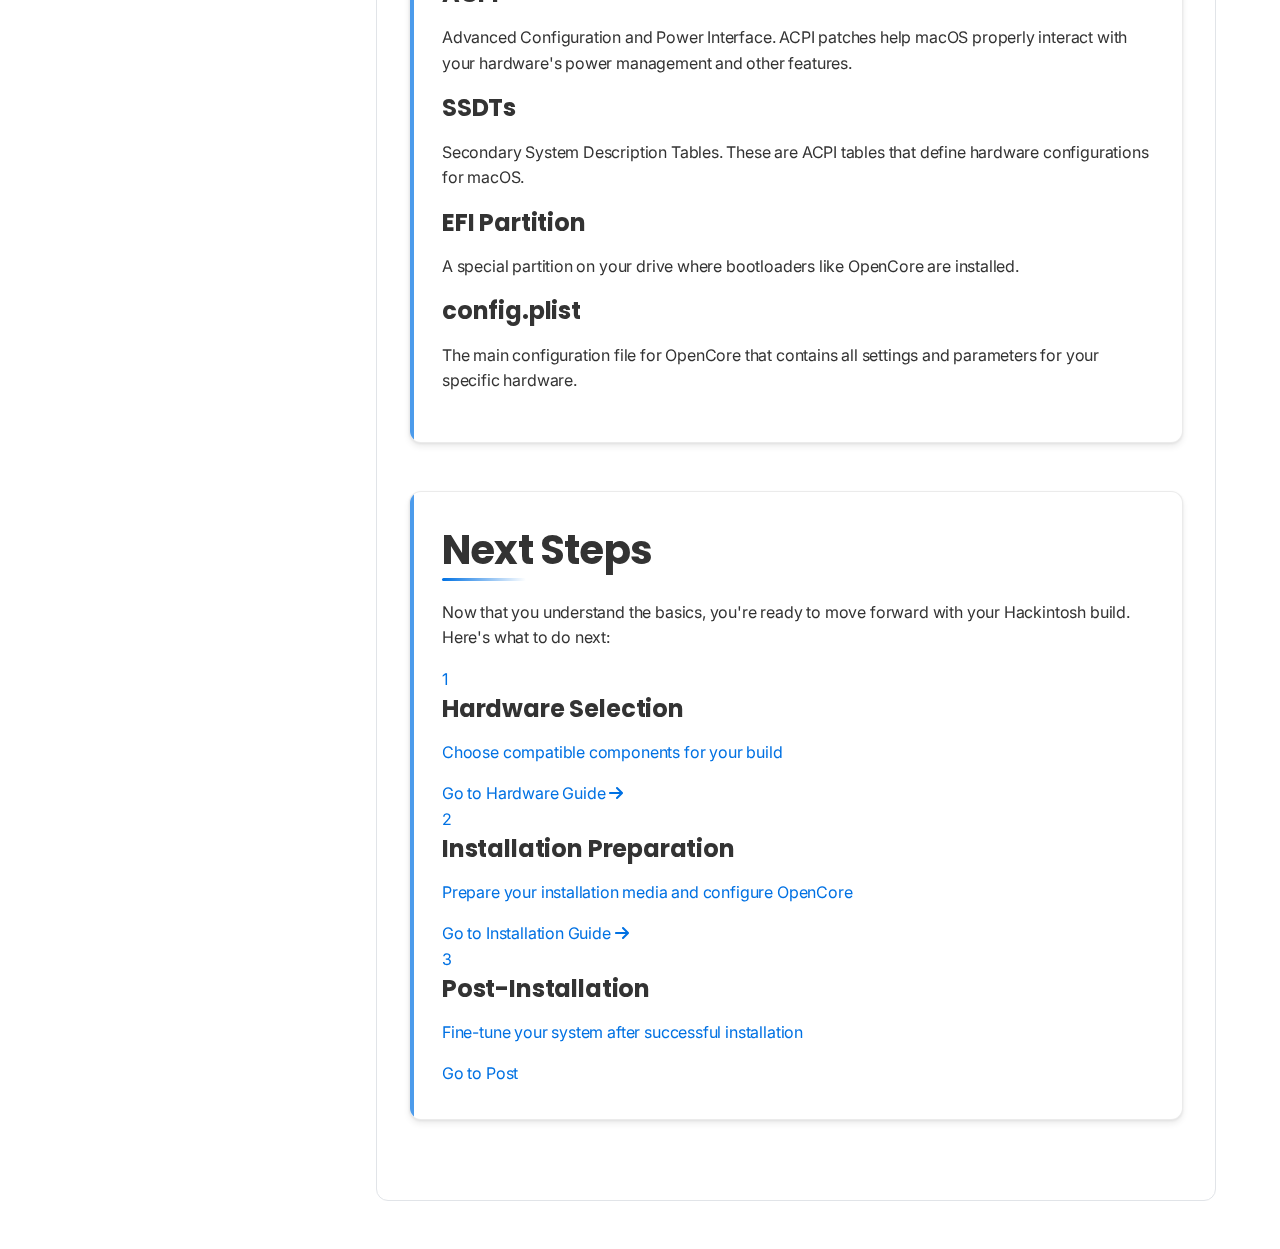
<file: getting-started.html>
<!DOCTYPE html>
<html lang="en">
<head>
    <meta charset="UTF-8">
    <meta name="viewport" content="width=device-width, initial-scale=1.0">
    <title>Getting Started - Modern Hackintosh Guide</title>
    <link rel="stylesheet" href="css/style.css">
    <link rel="stylesheet" href="https://cdnjs.cloudflare.com/ajax/libs/font-awesome/6.4.0/css/all.min.css">
    <link rel="preconnect" href="https://fonts.googleapis.com">
    <link rel="preconnect" href="https://fonts.gstatic.com" crossorigin>
    <link href="https://fonts.googleapis.com/css2?family=Inter:wght@300;400;500;600;700&family=Poppins:wght@300;400;500;600;700&display=swap" rel="stylesheet">
</head>
<body>
    <div class="cursor"></div>
    <div class="cursor-follower"></div>

    <header class="header">
        <div class="container">
            <nav class="navbar">
                <a href="index.html" class="logo">
                    <svg width="40" height="40" viewBox="0 0 40 40" fill="none" xmlns="http://www.w3.org/2000/svg">
                        <path d="M20 5L30 10V30L20 35L10 30V10L20 5Z" stroke="currentColor" stroke-width="2"/>
                        <path d="M20 15L25 17.5V25L20 27.5L15 25V17.5L20 15Z" fill="currentColor"/>
                    </svg>
                    <span>HackGuide</span>
                </a>
                <div class="nav-links">
                    <a href="index.html">Home</a>
                    <a href="getting-started.html" class="active">Getting Started</a>
                    <a href="hardware.html">Hardware</a>
                    <a href="installation.html">Installation</a>
                    <a href="post-install.html">Post-Install</a>
                    <a href="troubleshooting.html">Troubleshooting</a>
                </div>
                <button class="theme-toggle" aria-label="Toggle dark mode">
                    <i class="fas fa-moon"></i>
                    <i class="fas fa-sun"></i>
                </button>
                <button class="mobile-menu-btn" aria-label="Toggle menu">
                    <span></span>
                    <span></span>
                    <span></span>
                </button>
            </nav>
        </div>
    </header>

    <main>
        <section class="page-hero">
            <div class="container">
                <h1 class="animate-text">Getting <span class="gradient-text">Started</span></h1>
                <p class="lead animate-text-delay">Everything you need to know before building your Hackintosh</p>
            </div>
        </section>

        <section class="content-section">
            <div class="container">
                <div class="content-grid">
                    <div class="content-sidebar">
                        <div class="sidebar-nav">
                            <h4>On This Page</h4>
                            <ul>
                                <li><a href="#introduction">Introduction</a></li>
                                <li><a href="#what-is-hackintosh">What is a Hackintosh?</a></li>
                                <li><a href="#is-it-legal">Is it Legal?</a></li>
                                <li><a href="#prerequisites">Prerequisites</a></li>
                                <li><a href="#terminology">Terminology</a></li>
                                <li><a href="#next-steps">Next Steps</a></li>
                            </ul>
                        </div>
                    </div>
                    
                    <div class="content-main">
                        <div id="introduction" class="content-section-inner">
                            <h2>Introduction</h2>
                            <p>Welcome to our modern Hackintosh guide! This comprehensive resource will walk you through the process of installing macOS on non-Apple hardware. Whether you're a beginner or an experienced user, this guide provides all the information you need to build a stable and functional Hackintosh.</p>
                            
                            <div class="info-card" data-aos="fade-up">
                                <div class="info-icon">
                                    <i class="fas fa-lightbulb"></i>
                                </div>
                                <div class="info-content">
                                    <h4>Before You Begin</h4>
                                    <p>Building a Hackintosh requires patience, research, and troubleshooting skills. This guide aims to make the process as smooth as possible, but be prepared to learn and solve problems along the way.</p>
                                </div>
                            </div>
                        </div>
                        
                        <div id="what-is-hackintosh" class="content-section-inner">
                            <h2>What is a Hackintosh?</h2>
                            <p>A Hackintosh is a non-Apple computer that runs Apple's macOS operating system. The term combines "Hack" and "Macintosh," reflecting the nature of the setup. By carefully selecting compatible hardware and using specialized bootloaders like OpenCore, users can install and run macOS on standard PC components.</p>
                            
                            <div class="feature-comparison" data-aos="fade-up">
                                <div class="comparison-item">
                                    <div class="comparison-header">
                                        <i class="fas fa-plus-circle"></i>
                                        <h4>Advantages</h4>
                                    </div>
                                    <ul>
                                        <li>Cost-effective alternative to Apple hardware</li>
                                        <li>Customizable hardware specifications</li>
                                        <li>Ability to upgrade individual components</li>
                                        <li>Can dual-boot with other operating systems</li>
                                        <li>Access to macOS ecosystem and applications</li>
                                    </ul>
                                </div>
                                
                                <div class="comparison-item">
                                    <div class="comparison-header">
                                        <i class="fas fa-minus-circle"></i>
                                        <h4>Challenges</h4>
                                    </div>
                                    <ul>
                                        <li>Requires research for compatible hardware</li>
                                        <li>May need troubleshooting after OS updates</li>
                                        <li>Some features may require additional work</li>
                                        <li>No official support from Apple</li>
                                        <li>Potential stability issues with certain hardware</li>
                                    </ul>
                                </div>
                            </div>
                        </div>
                        
                        <div id="is-it-legal" class="content-section-inner">
                            <h2>Is it Legal?</h2>
                            <p>The legality of Hackintoshes exists in a gray area. Apple's End User License Agreement (EULA) for macOS states that the software should only be installed on Apple-branded hardware. However, building a Hackintosh for personal use and educational purposes is generally tolerated.</p>
                            
                            <div class="warning-card" data-aos="fade-up">
                                <div class="warning-icon">
                                    <i class="fas fa-exclamation-triangle"></i>
                                </div>
                                <div class="warning-content">
                                    <h4>Important Legal Considerations</h4>
                                    <p>While building a Hackintosh for personal use is common, using one in a commercial environment or selling Hackintoshes could potentially violate Apple's EULA and intellectual property rights. This guide is provided for educational purposes only.</p>
                                </div>
                            </div>
                        </div>
                        
                        <div id="prerequisites" class="content-section-inner">
                            <h2>Prerequisites</h2>
                            <p>Before starting your Hackintosh journey, make sure you have the following:</p>
                            
                            <div class="checklist" data-aos="fade-up">
                                <div class="checklist-item">
                                    <div class="checkbox">
                                        <i class="fas fa-check"></i>
                                    </div>
                                    <div class="checklist-content">
                                        <h4>Compatible Hardware</h4>
                                        <p>Research and select components that are known to work well with macOS. Our <a href="hardware.html">Hardware Guide</a> can help you make informed choices.</p>
                                    </div>
                                </div>
                                
                                <div class="checklist-item">
                                    <div class="checkbox">
                                        <i class="fas fa-check"></i>
                                    </div>
                                    <div class="checklist-content">
                                        <h4>Access to a Mac or Existing Hackintosh</h4>
                                        <p>You'll need access to macOS to create the installation media. If you don't have a Mac, you can use a friend's Mac, a virtual machine, or a macOS recovery partition on an existing Hackintosh.</p>
                                    </div>
                                </div>
                                
                                <div class="checklist-item">
                                    <div class="checkbox">
                                        <i class="fas fa-check"></i>
                                    </div>
                                    <div class="checklist-content">
                                        <h4>USB Drive (16GB or larger)</h4>
                                        <p>For creating the macOS installation media.</p>
                                    </div>
                                </div>
                                
                                <div class="checklist-item">
                                    <div class="checkbox">
                                        <i class="fas fa-check"></i>
                                    </div>
                                    <div class="checklist-content">
                                        <h4>Patience and Willingness to Learn</h4>
                                        <p>Building a Hackintosh is a learning process that requires patience and problem-solving skills.</p>
                                    </div>
                                </div>
                                
                                <div class="checklist-item">
                                    <div class="checkbox">
                                        <i class="fas fa-check"></i>
                                    </div>
                                    <div class="checklist-content">
                                        <h4>Basic Knowledge of Computer Hardware</h4>
                                        <p>Understanding components, BIOS/UEFI settings, and basic troubleshooting will be helpful.</p>
                                    </div>
                                </div>
                            </div>
                        </div>
                        
                        <div id="terminology" class="content-section-inner">
                            <h2>Terminology</h2>
                            <p>Familiarize yourself with these common terms used throughout the Hackintosh community:</p>
                            
                            <div class="terminology-grid" data-aos="fade-up">
                                <div class="term-card">
                                    <h4>OpenCore</h4>
                                    <p>A modern, security-focused, feature-rich bootloader designed for Hackintosh systems. It's the recommended bootloader for this guide.</p>
                                </div>
                                
                                <div class="term-card">
                                    <h4>Kext</h4>
                                    <p>Kernel Extension (similar to drivers in Windows). These files extend macOS functionality to work with non-Apple hardware.</p>
                                </div>
                                
                                <div class="term-card">
                                    <h4>ACPI</h4>
                                    <p>Advanced Configuration and Power Interface. ACPI patches help macOS properly interact with your hardware's power management and other features.</p>
                                </div>
                                
                                <div class="term-card">
                                    <h4>SSDTs</h4>
                                    <p>Secondary System Description Tables. These are ACPI tables that define hardware configurations for macOS.</p>
                                </div>
                                
                                <div class="term-card">
                                    <h4>EFI Partition</h4>
                                    <p>A special partition on your drive where bootloaders like OpenCore are installed.</p>
                                </div>
                                
                                <div class="term-card">
                                    <h4>config.plist</h4>
                                    <p>The main configuration file for OpenCore that contains all settings and parameters for your specific hardware.</p>
                                </div>
                            </div>
                        </div>
                        
                        <div id="next-steps" class="content-section-inner">
                            <h2>Next Steps</h2>
                            <p>Now that you understand the basics, you're ready to move forward with your Hackintosh build. Here's what to do next:</p>
                            
                            <div class="next-steps-grid" data-aos="fade-up">
                                <a href="hardware.html" class="next-step-card">
                                    <div class="step-number">1</div>
                                    <div class="step-content">
                                        <h4>Hardware Selection</h4>
                                        <p>Choose compatible components for your build</p>
                                        <span class="step-link">Go to Hardware Guide <i class="fas fa-arrow-right"></i></span>
                                    </div>
                                </a>
                                
                                <a href="installation.html" class="next-step-card">
                                    <div class="step-number">2</div>
                                    <div class="step-content">
                                        <h4>Installation Preparation</h4>
                                        <p>Prepare your installation media and configure OpenCore</p>
                                        <span class="step-link">Go to Installation Guide <i class="fas fa-arrow-right"></i></span>
                                    </div>
                                </a>
                                
                                <a href="post-install.html" class="next-step-card">
                                    <div class="step-number">3</div>
                                    <div class="step-content">
                                        <h4>Post-Installation</h4>
                                        <p>Fine-tune your system after successful installation</p>
                                        <span class="step-link">Go to Post
</file>
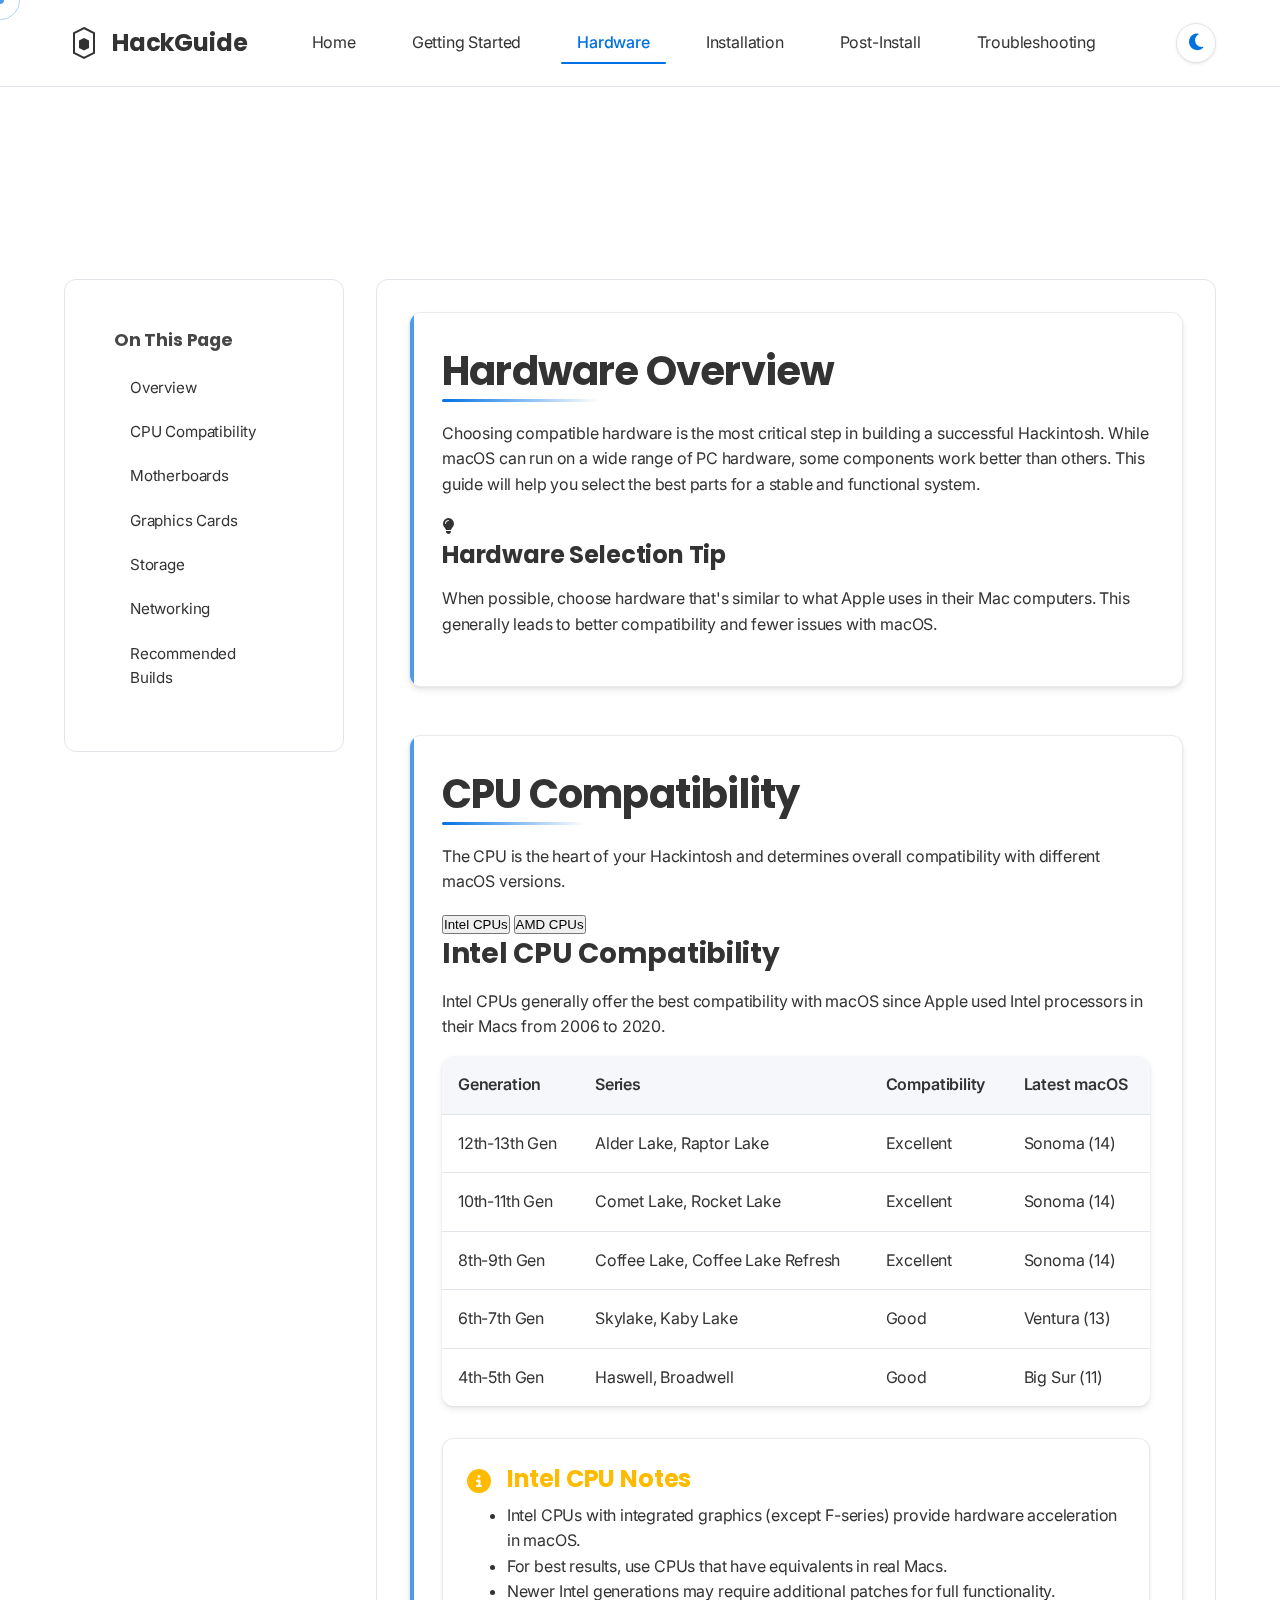
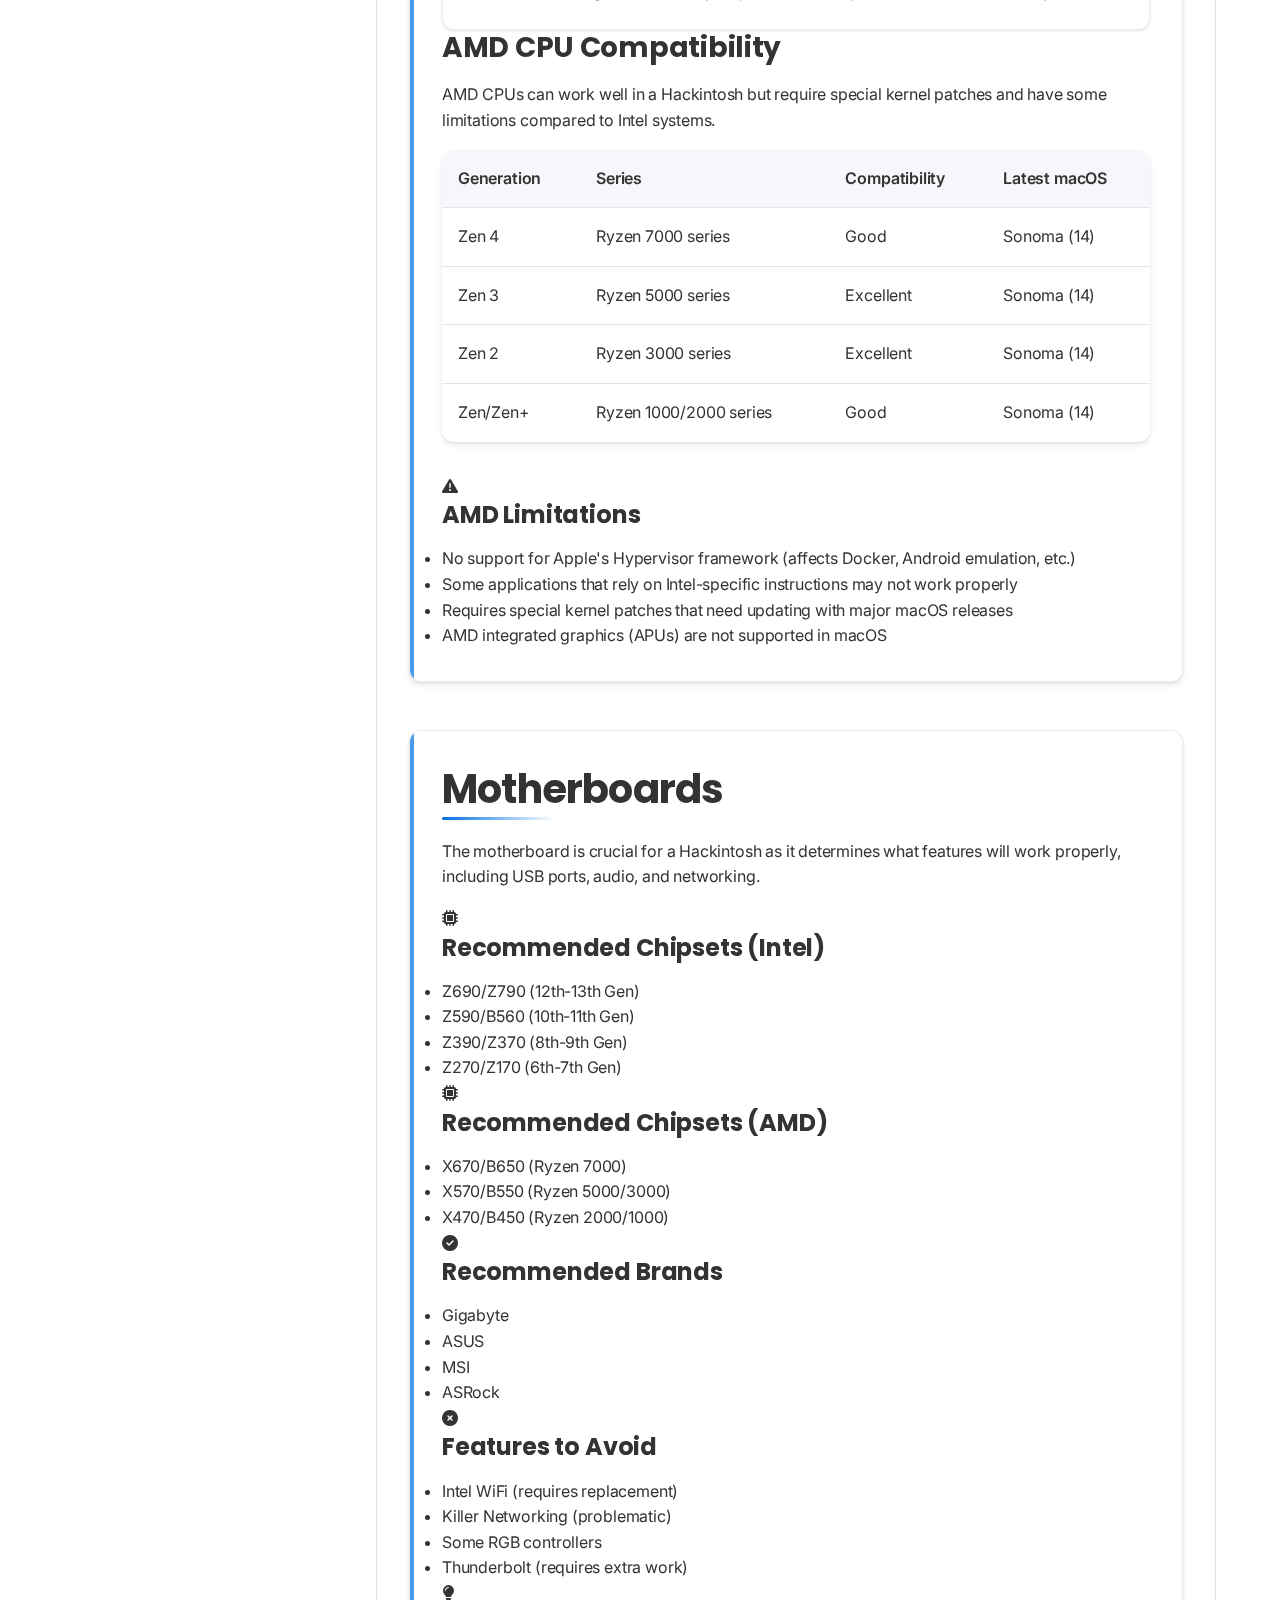
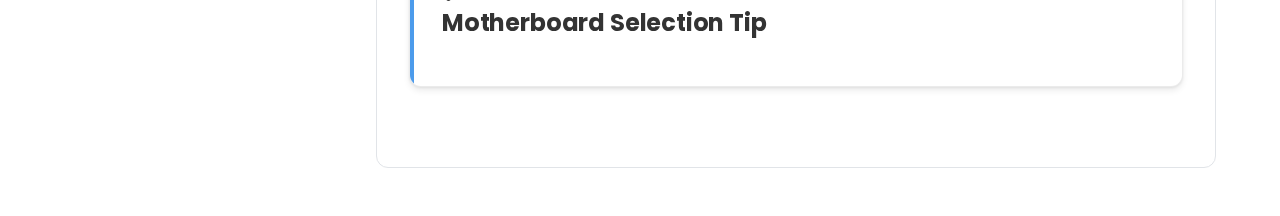
<file: hardware.html>
<!DOCTYPE html>
<html lang="en">
<head>
    <meta charset="UTF-8">
    <meta name="viewport" content="width=device-width, initial-scale=1.0">
    <title>Hardware Compatibility - Modern Hackintosh Guide</title>
    <link rel="stylesheet" href="css/style.css">
    <link rel="stylesheet" href="https://cdnjs.cloudflare.com/ajax/libs/font-awesome/6.4.0/css/all.min.css">
    <link rel="preconnect" href="https://fonts.googleapis.com">
    <link rel="preconnect" href="https://fonts.gstatic.com" crossorigin>
    <link href="https://fonts.googleapis.com/css2?family=Inter:wght@300;400;500;600;700&family=Poppins:wght@300;400;500;600;700&display=swap" rel="stylesheet">
</head>
<body>
    <div class="cursor"></div>
    <div class="cursor-follower"></div>

    <header class="header">
        <div class="container">
            <nav class="navbar">
                <a href="index.html" class="logo">
                    <svg width="40" height="40" viewBox="0 0 40 40" fill="none" xmlns="http://www.w3.org/2000/svg">
                        <path d="M20 5L30 10V30L20 35L10 30V10L20 5Z" stroke="currentColor" stroke-width="2"/>
                        <path d="M20 15L25 17.5V25L20 27.5L15 25V17.5L20 15Z" fill="currentColor"/>
                    </svg>
                    <span>HackGuide</span>
                </a>
                <div class="nav-links">
                    <a href="index.html">Home</a>
                    <a href="getting-started.html">Getting Started</a>
                    <a href="hardware.html" class="active">Hardware</a>
                    <a href="installation.html">Installation</a>
                    <a href="post-install.html">Post-Install</a>
                    <a href="troubleshooting.html">Troubleshooting</a>
                </div>
                <button class="theme-toggle" aria-label="Toggle dark mode">
                    <i class="fas fa-moon"></i>
                    <i class="fas fa-sun"></i>
                </button>
                <button class="mobile-menu-btn" aria-label="Toggle menu">
                    <span></span>
                    <span></span>
                    <span></span>
                </button>
            </nav>
        </div>
    </header>

    <main>
        <section class="page-hero">
            <div class="container">
                <h1 class="animate-text">Hardware <span class="gradient-text">Compatibility</span></h1>
                <p class="lead animate-text-delay">Choose the right components for your Hackintosh build</p>
            </div>
        </section>

        <section class="content-section">
            <div class="container">
                <div class="content-grid">
                    <div class="content-sidebar">
                        <div class="sidebar-nav">
                            <h4>On This Page</h4>
                            <ul>
                                <li><a href="#overview">Overview</a></li>
                                <li><a href="#cpu">CPU Compatibility</a></li>
                                <li><a href="#motherboard">Motherboards</a></li>
                                <li><a href="#gpu">Graphics Cards</a></li>
                                <li><a href="#storage">Storage</a></li>
                                <li><a href="#networking">Networking</a></li>
                                <li><a href="#recommended-builds">Recommended Builds</a></li>
                            </ul>
                        </div>
                    </div>
                    
                    <div class="content-main">
                        <div id="overview" class="content-section-inner">
                            <h2>Hardware Overview</h2>
                            <p>Choosing compatible hardware is the most critical step in building a successful Hackintosh. While macOS can run on a wide range of PC hardware, some components work better than others. This guide will help you select the best parts for a stable and functional system.</p>
                            
                            <div class="info-card" data-aos="fade-up">
                                <div class="info-icon">
                                    <i class="fas fa-lightbulb"></i>
                                </div>
                                <div class="info-content">
                                    <h4>Hardware Selection Tip</h4>
                                    <p>When possible, choose hardware that's similar to what Apple uses in their Mac computers. This generally leads to better compatibility and fewer issues with macOS.</p>
                                </div>
                            </div>
                        </div>
                        
                        <div id="cpu" class="content-section-inner">
                            <h2>CPU Compatibility</h2>
                            <p>The CPU is the heart of your Hackintosh and determines overall compatibility with different macOS versions.</p>
                            
                            <div class="hardware-tabs" data-aos="fade-up">
                                <div class="tab-buttons">
                                    <button class="tab-button active" data-tab="intel">Intel CPUs</button>
                                    <button class="tab-button" data-tab="amd">AMD CPUs</button>
                                </div>
                                
                                <div class="tab-content">
                                    <div class="tab-pane active" id="intel">
                                        <h3>Intel CPU Compatibility</h3>
                                        <p>Intel CPUs generally offer the best compatibility with macOS since Apple used Intel processors in their Macs from 2006 to 2020.</p>
                                        
                                        <div class="compatibility-table-wrapper">
                                            <table class="compatibility-table">
                                                <thead>
                                                    <tr>
                                                        <th>Generation</th>
                                                        <th>Series</th>
                                                        <th>Compatibility</th>
                                                        <th>Latest macOS</th>
                                                    </tr>
                                                </thead>
                                                <tbody>
                                                    <tr>
                                                        <td>12th-13th Gen</td>
                                                        <td>Alder Lake, Raptor Lake</td>
                                                        <td><span class="badge badge-success">Excellent</span></td>
                                                        <td>Sonoma (14)</td>
                                                    </tr>
                                                    <tr>
                                                        <td>10th-11th Gen</td>
                                                        <td>Comet Lake, Rocket Lake</td>
                                                        <td><span class="badge badge-success">Excellent</span></td>
                                                        <td>Sonoma (14)</td>
                                                    </tr>
                                                    <tr>
                                                        <td>8th-9th Gen</td>
                                                        <td>Coffee Lake, Coffee Lake Refresh</td>
                                                        <td><span class="badge badge-success">Excellent</span></td>
                                                        <td>Sonoma (14)</td>
                                                    </tr>
                                                    <tr>
                                                        <td>6th-7th Gen</td>
                                                        <td>Skylake, Kaby Lake</td>
                                                        <td><span class="badge badge-warning">Good</span></td>
                                                        <td>Ventura (13)</td>
                                                    </tr>
                                                    <tr>
                                                        <td>4th-5th Gen</td>
                                                        <td>Haswell, Broadwell</td>
                                                        <td><span class="badge badge-warning">Good</span></td>
                                                        <td>Big Sur (11)</td>
                                                    </tr>
                                                </tbody>
                                            </table>
                                        </div>
                                        
                                        <div class="note-card">
                                            <div class="note-icon">
                                                <i class="fas fa-info-circle"></i>
                                            </div>
                                            <div class="note-content">
                                                <h4>Intel CPU Notes</h4>
                                                <ul>
                                                    <li>Intel CPUs with integrated graphics (except F-series) provide hardware acceleration in macOS.</li>
                                                    <li>For best results, use CPUs that have equivalents in real Macs.</li>
                                                    <li>Newer Intel generations may require additional patches for full functionality.</li>
                                                </ul>
                                            </div>
                                        </div>
                                    </div>
                                    
                                    <div class="tab-pane" id="amd">
                                        <h3>AMD CPU Compatibility</h3>
                                        <p>AMD CPUs can work well in a Hackintosh but require special kernel patches and have some limitations compared to Intel systems.</p>
                                        
                                        <div class="compatibility-table-wrapper">
                                            <table class="compatibility-table">
                                                <thead>
                                                    <tr>
                                                        <th>Generation</th>
                                                        <th>Series</th>
                                                        <th>Compatibility</th>
                                                        <th>Latest macOS</th>
                                                    </tr>
                                                </thead>
                                                <tbody>
                                                    <tr>
                                                        <td>Zen 4</td>
                                                        <td>Ryzen 7000 series</td>
                                                        <td><span class="badge badge-warning">Good</span></td>
                                                        <td>Sonoma (14)</td>
                                                    </tr>
                                                    <tr>
                                                        <td>Zen 3</td>
                                                        <td>Ryzen 5000 series</td>
                                                        <td><span class="badge badge-success">Excellent</span></td>
                                                        <td>Sonoma (14)</td>
                                                    </tr>
                                                    <tr>
                                                        <td>Zen 2</td>
                                                        <td>Ryzen 3000 series</td>
                                                        <td><span class="badge badge-success">Excellent</span></td>
                                                        <td>Sonoma (14)</td>
                                                    </tr>
                                                    <tr>
                                                        <td>Zen/Zen+</td>
                                                        <td>Ryzen 1000/2000 series</td>
                                                        <td><span class="badge badge-warning">Good</span></td>
                                                        <td>Sonoma (14)</td>
                                                    </tr>
                                                </tbody>
                                            </table>
                                        </div>
                                        
                                        <div class="warning-card">
                                            <div class="warning-icon">
                                                <i class="fas fa-exclamation-triangle"></i>
                                            </div>
                                            <div class="warning-content">
                                                <h4>AMD Limitations</h4>
                                                <ul>
                                                    <li>No support for Apple's Hypervisor framework (affects Docker, Android emulation, etc.)</li>
                                                    <li>Some applications that rely on Intel-specific instructions may not work properly</li>
                                                    <li>Requires special kernel patches that need updating with major macOS releases</li>
                                                    <li>AMD integrated graphics (APUs) are not supported in macOS</li>
                                                </ul>
                                            </div>
                                        </div>
                                    </div>
                                </div>
                            </div>
                        </div>
                        
                        <div id="motherboard" class="content-section-inner">
                            <h2>Motherboards</h2>
                            <p>The motherboard is crucial for a Hackintosh as it determines what features will work properly, including USB ports, audio, and networking.</p>
                            
                            <div class="hardware-grid" data-aos="fade-up">
                                <div class="hardware-card">
                                    <div class="hardware-icon">
                                        <i class="fas fa-microchip"></i>
                                    </div>
                                    <h4>Recommended Chipsets (Intel)</h4>
                                    <ul>
                                        <li>Z690/Z790 (12th-13th Gen)</li>
                                        <li>Z590/B560 (10th-11th Gen)</li>
                                        <li>Z390/Z370 (8th-9th Gen)</li>
                                        <li>Z270/Z170 (6th-7th Gen)</li>
                                    </ul>
                                </div>
                                
                                <div class="hardware-card">
                                    <div class="hardware-icon">
                                        <i class="fas fa-microchip"></i>
                                    </div>
                                    <h4>Recommended Chipsets (AMD)</h4>
                                    <ul>
                                        <li>X670/B650 (Ryzen 7000)</li>
                                        <li>X570/B550 (Ryzen 5000/3000)</li>
                                        <li>X470/B450 (Ryzen 2000/1000)</li>
                                    </ul>
                                </div>
                                
                                <div class="hardware-card">
                                    <div class="hardware-icon">
                                        <i class="fas fa-check-circle"></i>
                                    </div>
                                    <h4>Recommended Brands</h4>
                                    <ul>
                                        <li>Gigabyte</li>
                                        <li>ASUS</li>
                                        <li>MSI</li>
                                        <li>ASRock</li>
                                    </ul>
                                </div>
                                
                                <div class="hardware-card">
                                    <div class="hardware-icon">
                                        <i class="fas fa-times-circle"></i>
                                    </div>
                                    <h4>Features to Avoid</h4>
                                    <ul>
                                        <li>Intel WiFi (requires replacement)</li>
                                        <li>Killer Networking (problematic)</li>
                                        <li>Some RGB controllers</li>
                                        <li>Thunderbolt (requires extra work)</li>
                                    </ul>
                                </div>
                            </div>
                            
                            <div class="tip-card" data-aos="fade-up">
                                <div class="tip-icon">
                                    <i class="fas fa-lightbulb"></i>
                                </div>
                                <div class="tip-content">
                                    <h4>Motherboard Selection Tip</h4>
</file>
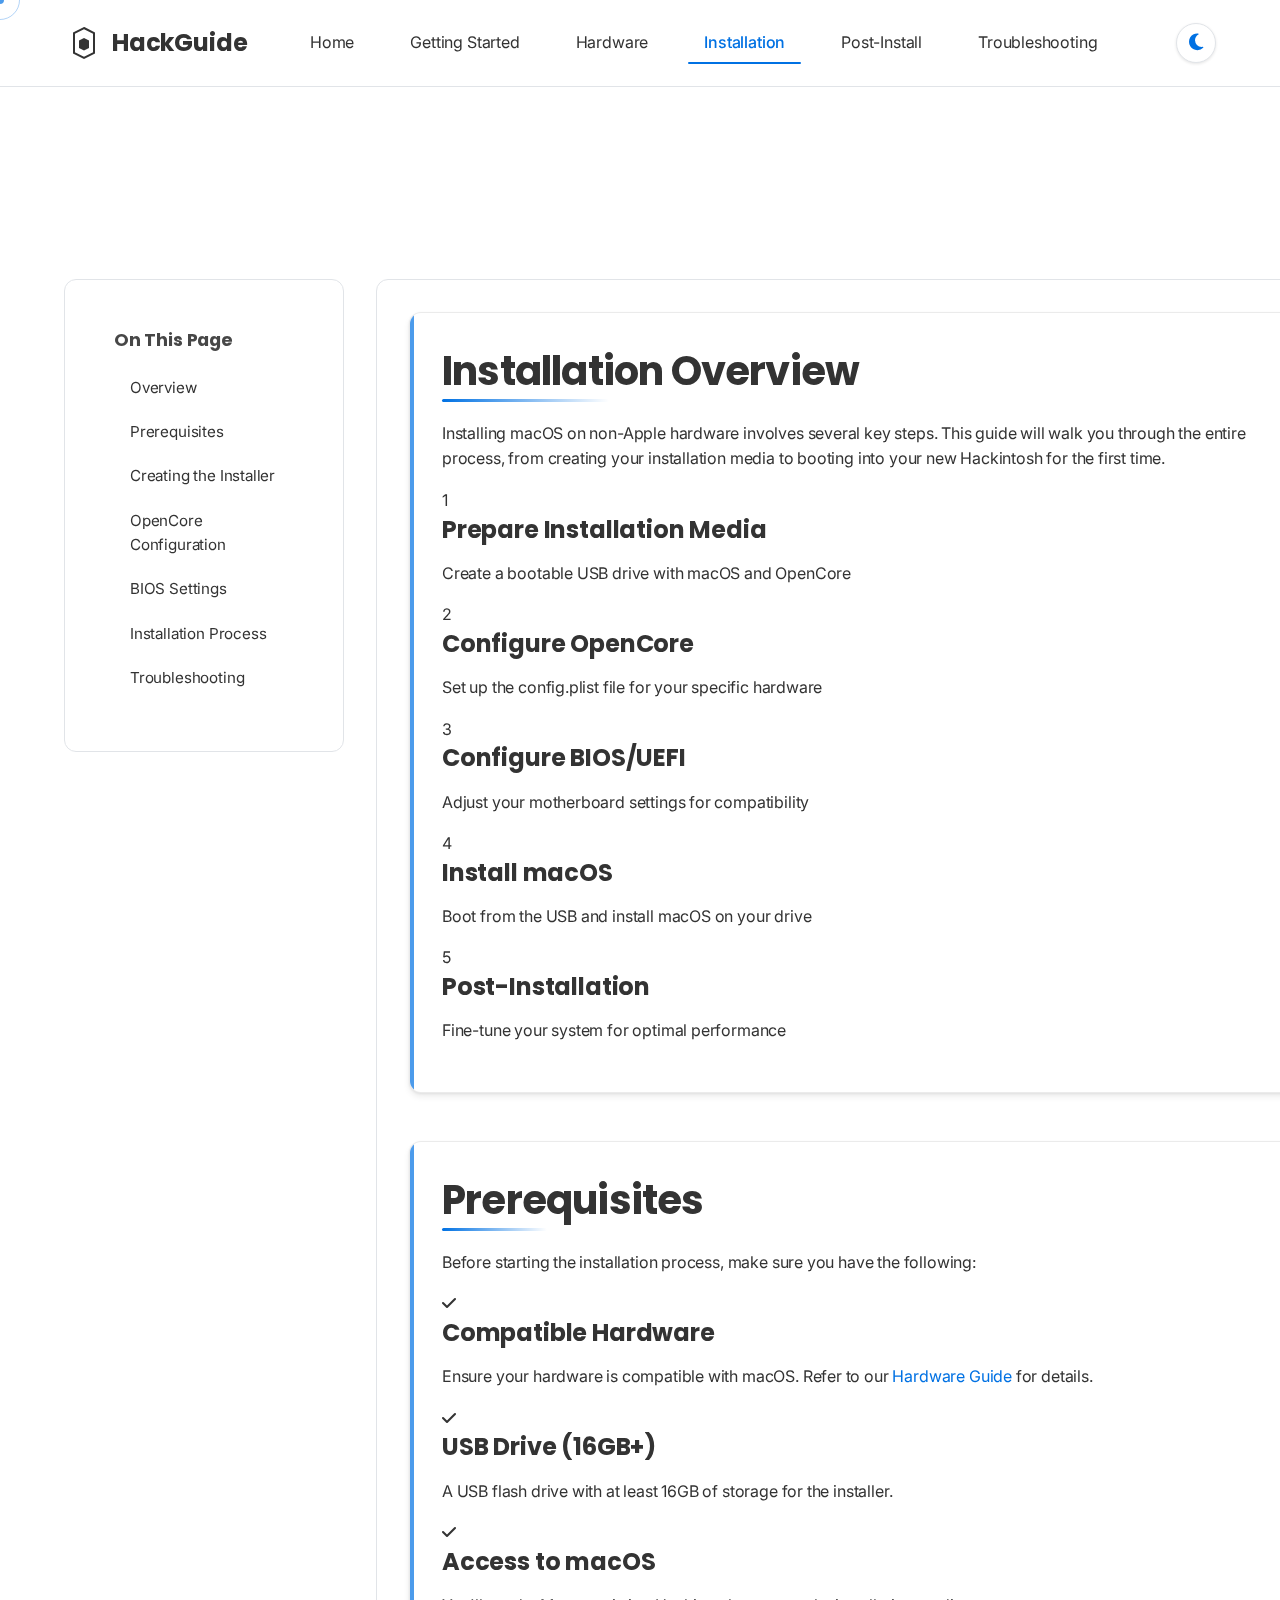
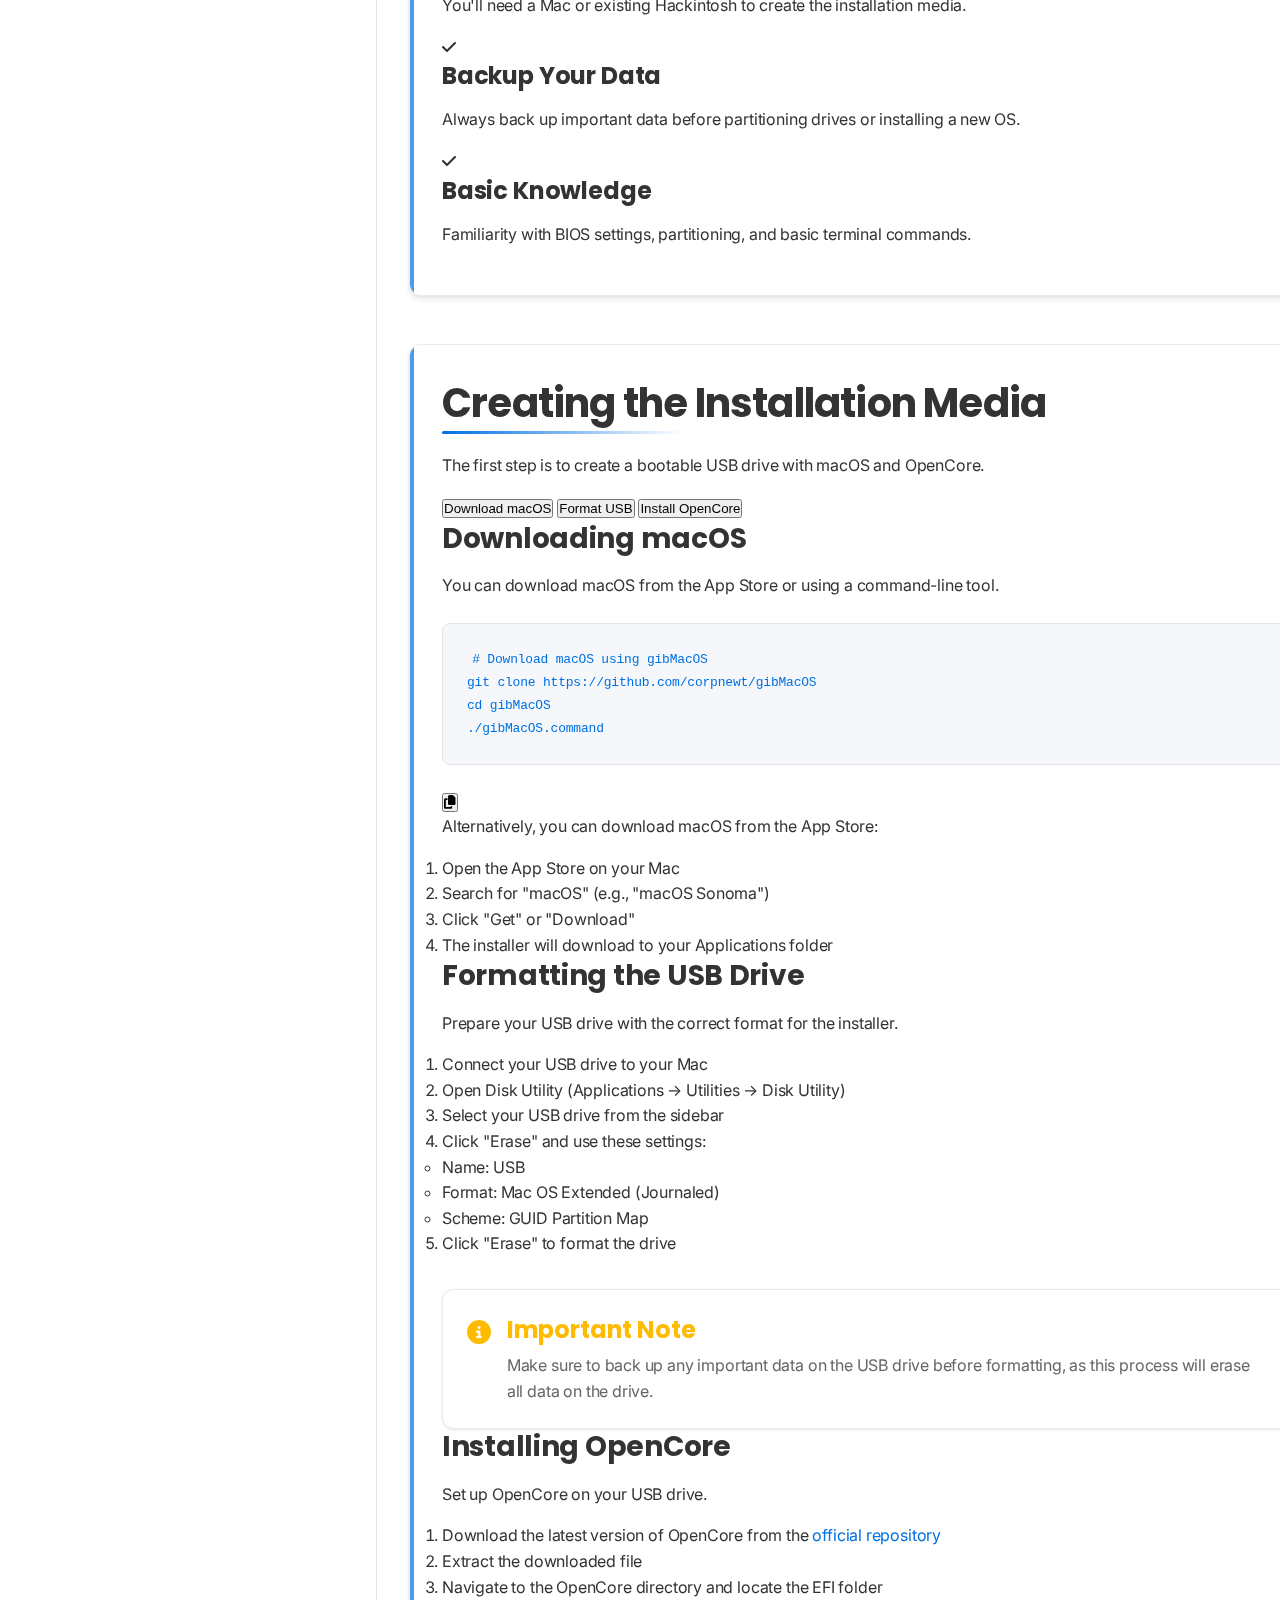
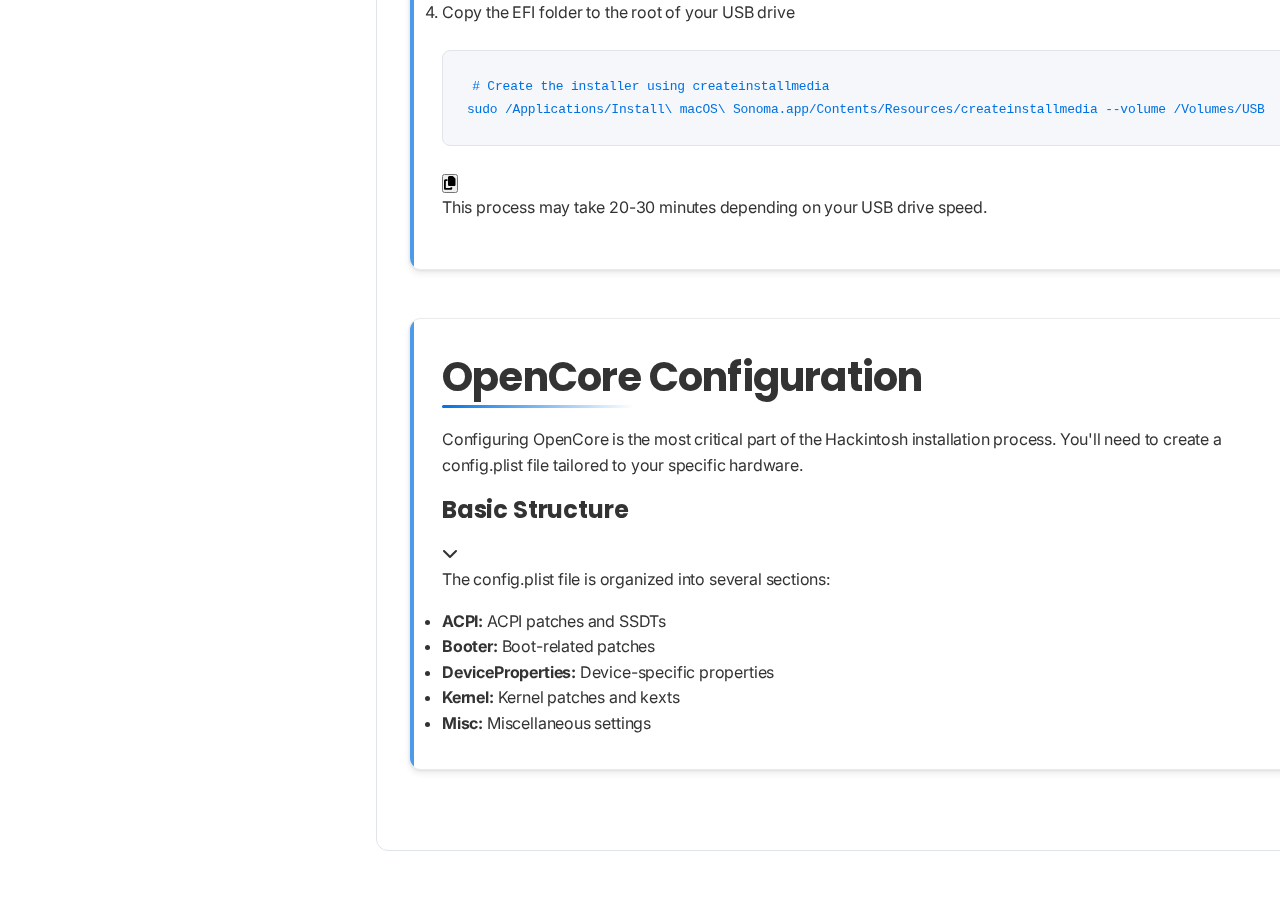
<file: installation.html>
<!DOCTYPE html>
<html lang="en">
<head>
    <meta charset="UTF-8">
    <meta name="viewport" content="width=device-width, initial-scale=1.0">
    <title>Installation Guide - Modern Hackintosh Guide</title>
    <link rel="stylesheet" href="css/style.css">
    <link rel="stylesheet" href="https://cdnjs.cloudflare.com/ajax/libs/font-awesome/6.4.0/css/all.min.css">
    <link rel="preconnect" href="https://fonts.googleapis.com">
    <link rel="preconnect" href="https://fonts.gstatic.com" crossorigin>
    <link href="https://fonts.googleapis.com/css2?family=Inter:wght@300;400;500;600;700&family=Poppins:wght@300;400;500;600;700&display=swap" rel="stylesheet">
</head>
<body>
    <div class="cursor"></div>
    <div class="cursor-follower"></div>

    <header class="header">
        <div class="container">
            <nav class="navbar">
                <a href="index.html" class="logo">
                    <svg width="40" height="40" viewBox="0 0 40 40" fill="none" xmlns="http://www.w3.org/2000/svg">
                        <path d="M20 5L30 10V30L20 35L10 30V10L20 5Z" stroke="currentColor" stroke-width="2"/>
                        <path d="M20 15L25 17.5V25L20 27.5L15 25V17.5L20 15Z" fill="currentColor"/>
                    </svg>
                    <span>HackGuide</span>
                </a>
                <div class="nav-links">
                    <a href="index.html">Home</a>
                    <a href="getting-started.html">Getting Started</a>
                    <a href="hardware.html">Hardware</a>
                    <a href="installation.html" class="active">Installation</a>
                    <a href="post-install.html">Post-Install</a>
                    <a href="troubleshooting.html">Troubleshooting</a>
                </div>
                <button class="theme-toggle" aria-label="Toggle dark mode">
                    <i class="fas fa-moon"></i>
                    <i class="fas fa-sun"></i>
                </button>
                <button class="mobile-menu-btn" aria-label="Toggle menu">
                    <span></span>
                    <span></span>
                    <span></span>
                </button>
            </nav>
        </div>
    </header>

    <main>
        <section class="page-hero">
            <div class="container">
                <h1 class="animate-text">Installation <span class="gradient-text">Guide</span></h1>
                <p class="lead animate-text-delay">Step-by-step instructions to install macOS on your PC hardware</p>
            </div>
        </section>

        <section class="content-section">
            <div class="container">
                <div class="content-grid">
                    <div class="content-sidebar">
                        <div class="sidebar-nav">
                            <h4>On This Page</h4>
                            <ul>
                                <li><a href="#overview">Overview</a></li>
                                <li><a href="#prerequisites">Prerequisites</a></li>
                                <li><a href="#create-installer">Creating the Installer</a></li>
                                <li><a href="#opencore-config">OpenCore Configuration</a></li>
                                <li><a href="#bios-settings">BIOS Settings</a></li>
                                <li><a href="#installation-process">Installation Process</a></li>
                                <li><a href="#troubleshooting">Troubleshooting</a></li>
                            </ul>
                        </div>
                    </div>
                    
                    <div class="content-main">
                        <div id="overview" class="content-section-inner">
                            <h2>Installation Overview</h2>
                            <p>Installing macOS on non-Apple hardware involves several key steps. This guide will walk you through the entire process, from creating your installation media to booting into your new Hackintosh for the first time.</p>
                            
                            <div class="process-timeline" data-aos="fade-up">
                                <div class="timeline-item">
                                    <div class="timeline-number">1</div>
                                    <div class="timeline-content">
                                        <h4>Prepare Installation Media</h4>
                                        <p>Create a bootable USB drive with macOS and OpenCore</p>
                                    </div>
                                </div>
                                
                                <div class="timeline-item">
                                    <div class="timeline-number">2</div>
                                    <div class="timeline-content">
                                        <h4>Configure OpenCore</h4>
                                        <p>Set up the config.plist file for your specific hardware</p>
                                    </div>
                                </div>
                                
                                <div class="timeline-item">
                                    <div class="timeline-number">3</div>
                                    <div class="timeline-content">
                                        <h4>Configure BIOS/UEFI</h4>
                                        <p>Adjust your motherboard settings for compatibility</p>
                                    </div>
                                </div>
                                
                                <div class="timeline-item">
                                    <div class="timeline-number">4</div>
                                    <div class="timeline-content">
                                        <h4>Install macOS</h4>
                                        <p>Boot from the USB and install macOS on your drive</p>
                                    </div>
                                </div>
                                
                                <div class="timeline-item">
                                    <div class="timeline-number">5</div>
                                    <div class="timeline-content">
                                        <h4>Post-Installation</h4>
                                        <p>Fine-tune your system for optimal performance</p>
                                    </div>
                                </div>
                            </div>
                        </div>
                        
                        <div id="prerequisites" class="content-section-inner">
                            <h2>Prerequisites</h2>
                            <p>Before starting the installation process, make sure you have the following:</p>
                            
                            <div class="checklist" data-aos="fade-up">
                                <div class="checklist-item">
                                    <div class="checkbox">
                                        <i class="fas fa-check"></i>
                                    </div>
                                    <div class="checklist-content">
                                        <h4>Compatible Hardware</h4>
                                        <p>Ensure your hardware is compatible with macOS. Refer to our <a href="hardware.html">Hardware Guide</a> for details.</p>
                                    </div>
                                </div>
                                
                                <div class="checklist-item">
                                    <div class="checkbox">
                                        <i class="fas fa-check"></i>
                                    </div>
                                    <div class="checklist-content">
                                        <h4>USB Drive (16GB+)</h4>
                                        <p>A USB flash drive with at least 16GB of storage for the installer.</p>
                                    </div>
                                </div>
                                
                                <div class="checklist-item">
                                    <div class="checkbox">
                                        <i class="fas fa-check"></i>
                                    </div>
                                    <div class="checklist-content">
                                        <h4>Access to macOS</h4>
                                        <p>You'll need a Mac or existing Hackintosh to create the installation media.</p>
                                    </div>
                                </div>
                                
                                <div class="checklist-item">
                                    <div class="checkbox">
                                        <i class="fas fa-check"></i>
                                    </div>
                                    <div class="checklist-content">
                                        <h4>Backup Your Data</h4>
                                        <p>Always back up important data before partitioning drives or installing a new OS.</p>
                                    </div>
                                </div>
                                
                                <div class="checklist-item">
                                    <div class="checkbox">
                                        <i class="fas fa-check"></i>
                                    </div>
                                    <div class="checklist-content">
                                        <h4>Basic Knowledge</h4>
                                        <p>Familiarity with BIOS settings, partitioning, and basic terminal commands.</p>
                                    </div>
                                </div>
                            </div>
                        </div>
                        
                        <div id="create-installer" class="content-section-inner">
                            <h2>Creating the Installation Media</h2>
                            <p>The first step is to create a bootable USB drive with macOS and OpenCore.</p>
                            
                            <div class="tabbed-content" data-aos="fade-up">
                                <div class="tab-buttons">
                                    <button class="tab-button active" data-tab="download-macos">Download macOS</button>
                                    <button class="tab-button" data-tab="format-usb">Format USB</button>
                                    <button class="tab-button" data-tab="install-opencore">Install OpenCore</button>
                                </div>
                                
                                <div class="tab-content">
                                    <div class="tab-pane active" id="download-macos">
                                        <h3>Downloading macOS</h3>
                                        <p>You can download macOS from the App Store or using a command-line tool.</p>
                                        
                                        <div class="code-block">
                                            <pre><code># Download macOS using gibMacOS
git clone https://github.com/corpnewt/gibMacOS
cd gibMacOS
./gibMacOS.command</code></pre>
                                            <button class="copy-button" aria-label="Copy code">
                                                <i class="fas fa-copy"></i>
                                            </button>
                                        </div>
                                        
                                        <p>Alternatively, you can download macOS from the App Store:</p>
                                        <ol>
                                            <li>Open the App Store on your Mac</li>
                                            <li>Search for "macOS" (e.g., "macOS Sonoma")</li>
                                            <li>Click "Get" or "Download"</li>
                                            <li>The installer will download to your Applications folder</li>
                                        </ol>
                                    </div>
                                    
                                    <div class="tab-pane" id="format-usb">
                                        <h3>Formatting the USB Drive</h3>
                                        <p>Prepare your USB drive with the correct format for the installer.</p>
                                        
                                        <ol>
                                            <li>Connect your USB drive to your Mac</li>
                                            <li>Open Disk Utility (Applications → Utilities → Disk Utility)</li>
                                            <li>Select your USB drive from the sidebar</li>
                                            <li>Click "Erase" and use these settings:
                                                <ul>
                                                    <li>Name: USB</li>
                                                    <li>Format: Mac OS Extended (Journaled)</li>
                                                    <li>Scheme: GUID Partition Map</li>
                                                </ul>
                                            </li>
                                            <li>Click "Erase" to format the drive</li>
                                        </ol>
                                        
                                        <div class="note-card">
                                            <div class="note-icon">
                                                <i class="fas fa-info-circle"></i>
                                            </div>
                                            <div class="note-content">
                                                <h4>Important Note</h4>
                                                <p>Make sure to back up any important data on the USB drive before formatting, as this process will erase all data on the drive.</p>
                                            </div>
                                        </div>
                                    </div>
                                    
                                    <div class="tab-pane" id="install-opencore">
                                        <h3>Installing OpenCore</h3>
                                        <p>Set up OpenCore on your USB drive.</p>
                                        
                                        <ol>
                                            <li>Download the latest version of OpenCore from the <a href="https://github.com/acidanthera/OpenCorePkg/releases" target="_blank">official repository</a></li>
                                            <li>Extract the downloaded file</li>
                                            <li>Navigate to the OpenCore directory and locate the EFI folder</li>
                                            <li>Copy the EFI folder to the root of your USB drive</li>
                                        </ol>
                                        
                                        <div class="code-block">
                                            <pre><code># Create the installer using createinstallmedia
sudo /Applications/Install\ macOS\ Sonoma.app/Contents/Resources/createinstallmedia --volume /Volumes/USB</code></pre>
                                            <button class="copy-button" aria-label="Copy code">
                                                <i class="fas fa-copy"></i>
                                            </button>
                                        </div>
                                        
                                        <p>This process may take 20-30 minutes depending on your USB drive speed.</p>
                                    </div>
                                </div>
                            </div>
                        </div>
                        
                        <div id="opencore-config" class="content-section-inner">
                            <h2>OpenCore Configuration</h2>
                            <p>Configuring OpenCore is the most critical part of the Hackintosh installation process. You'll need to create a config.plist file tailored to your specific hardware.</p>
                            
                            <div class="accordion" data-aos="fade-up">
                                <div class="accordion-item">
                                    <div class="accordion-header">
                                        <h4>Basic Structure</h4>
                                        <i class="fas fa-chevron-down"></i>
                                    </div>
                                    <div class="accordion-content">
                                        <p>The config.plist file is organized into several sections:</p>
                                        <ul>
                                            <li><strong>ACPI:</strong> ACPI patches and SSDTs</li>
                                            <li><strong>Booter:</strong> Boot-related patches</li>
                                            <li><strong>DeviceProperties:</strong> Device-specific properties</li>
                                            <li><strong>Kernel:</strong> Kernel patches and kexts</li>
                                            <li><strong>Misc:</strong> Miscellaneous settings</li>
</file>
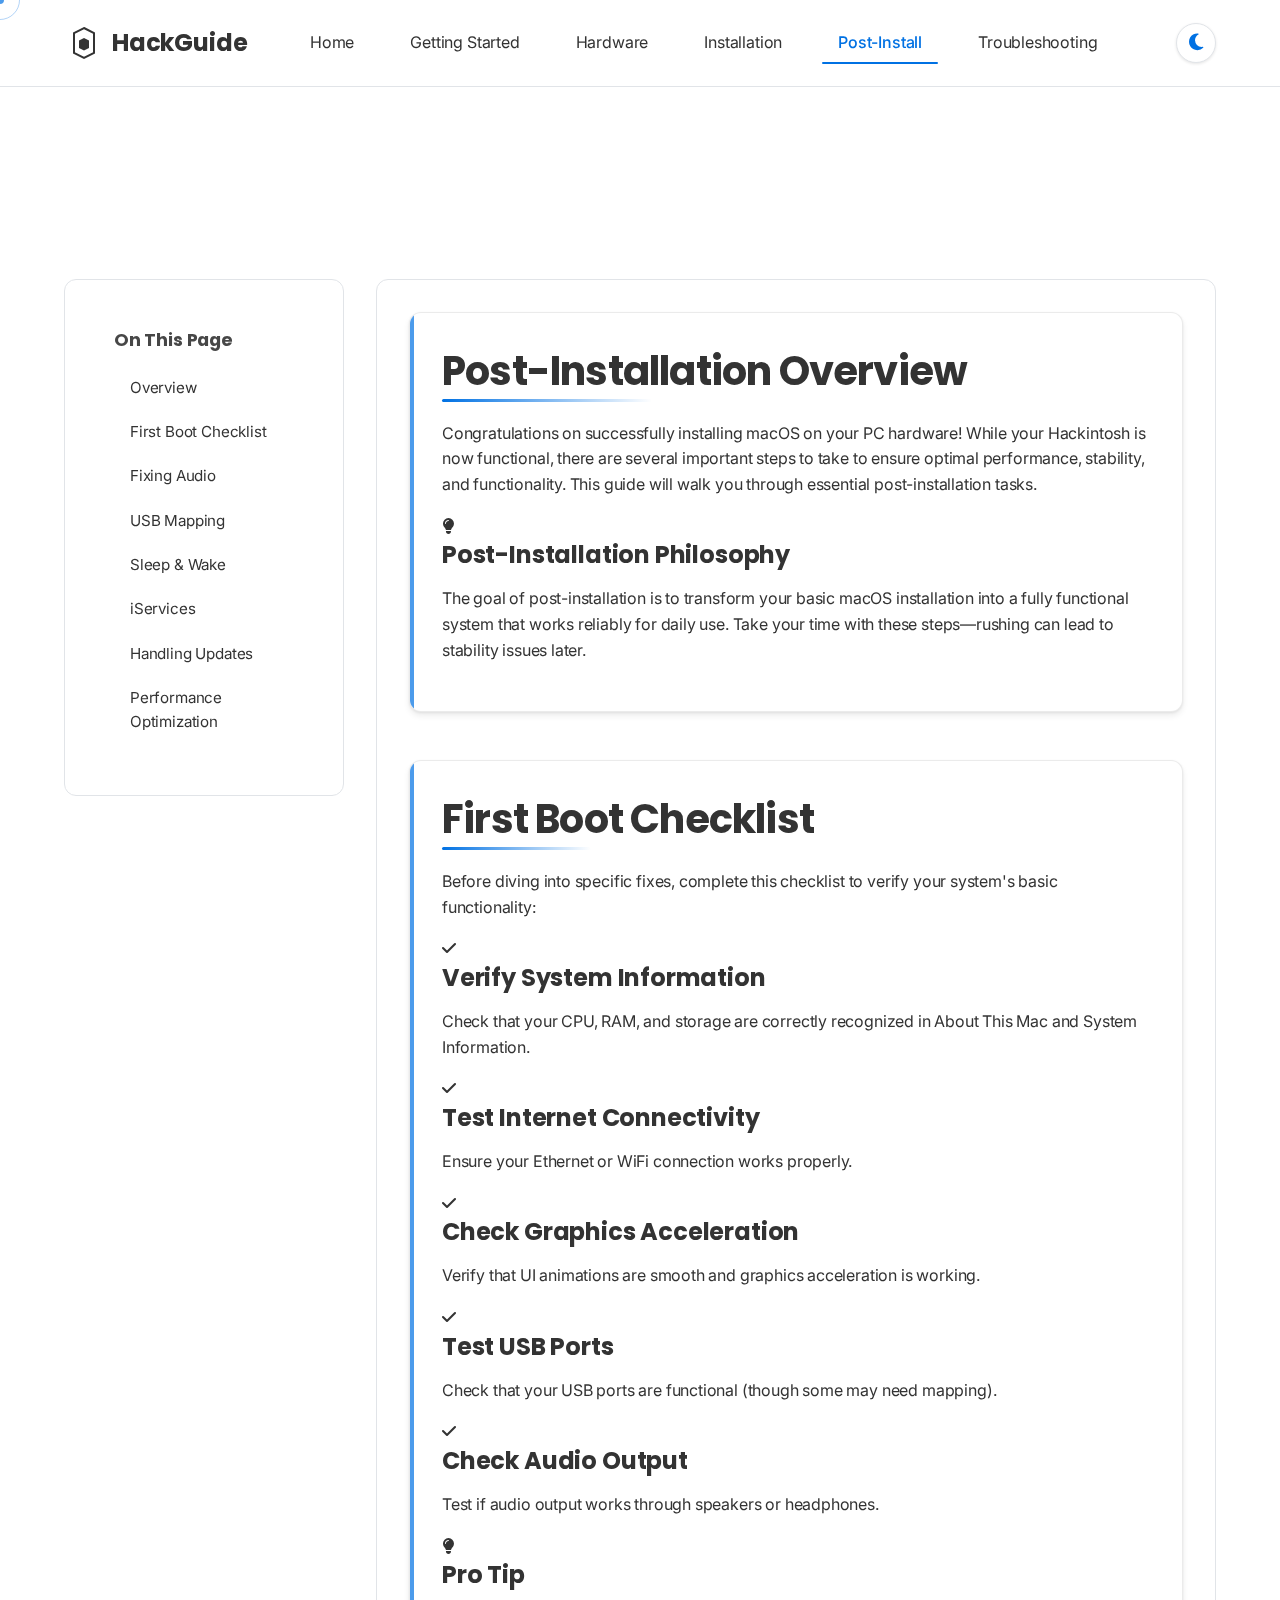
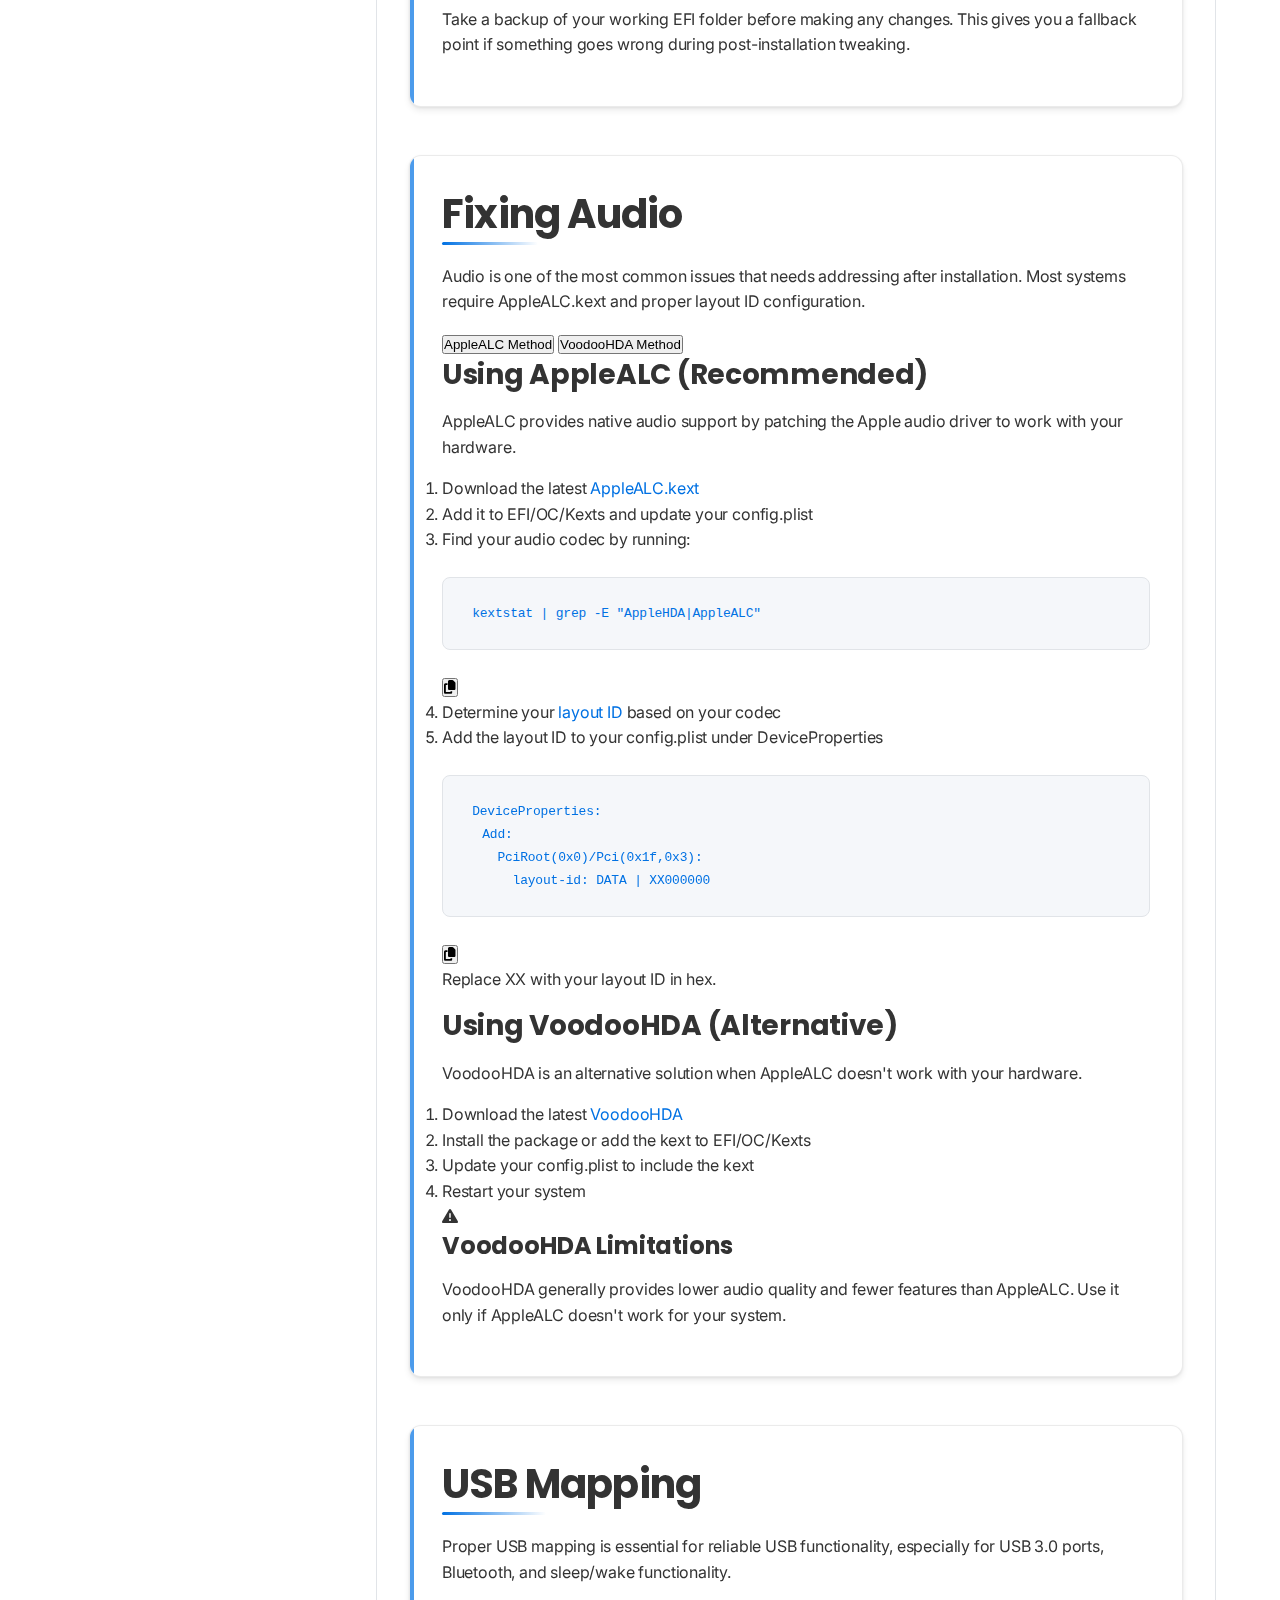
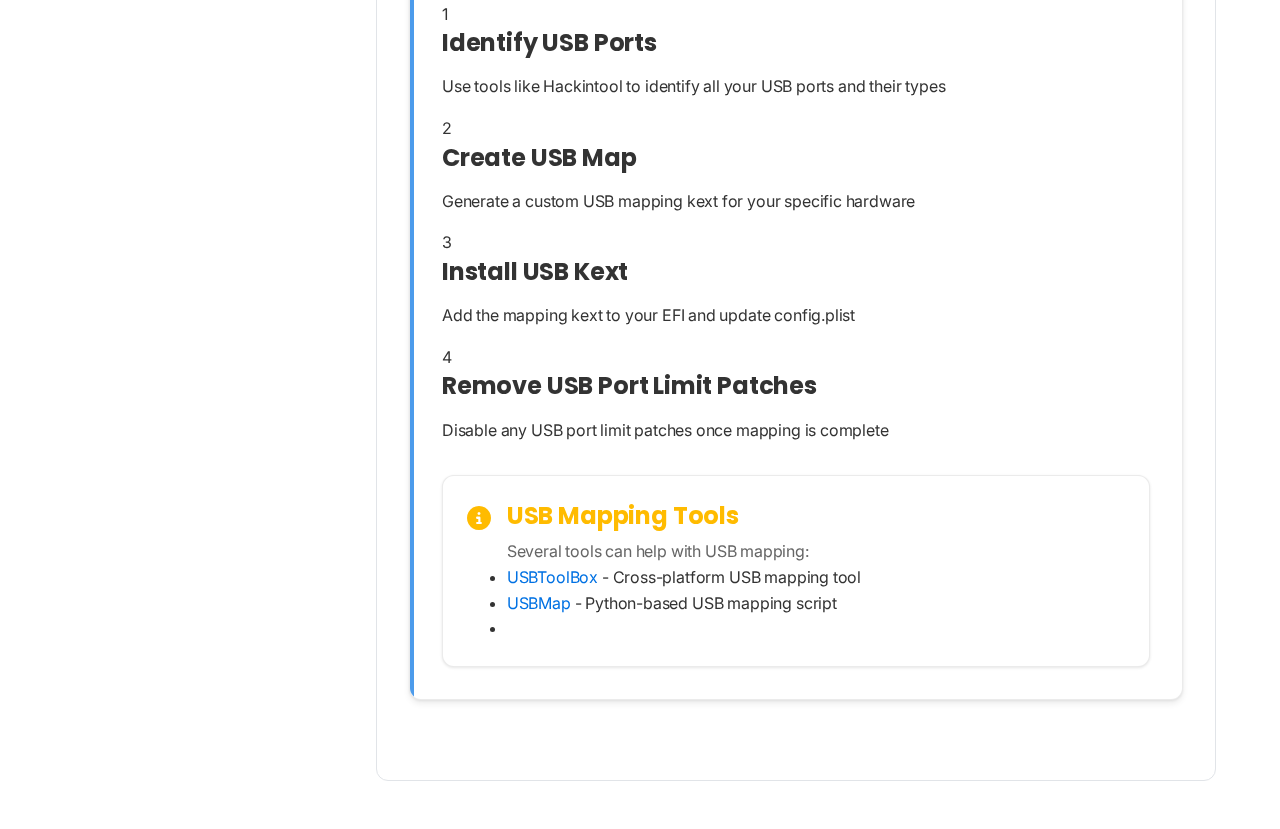
<file: post-install.html>
<!DOCTYPE html>
<html lang="en">
<head>
    <meta charset="UTF-8">
    <meta name="viewport" content="width=device-width, initial-scale=1.0">
    <title>Post-Installation - Modern Hackintosh Guide</title>
    <link rel="stylesheet" href="css/style.css">
    <link rel="stylesheet" href="https://cdnjs.cloudflare.com/ajax/libs/font-awesome/6.4.0/css/all.min.css">
    <link rel="preconnect" href="https://fonts.googleapis.com">
    <link rel="preconnect" href="https://fonts.gstatic.com" crossorigin>
    <link href="https://fonts.googleapis.com/css2?family=Inter:wght@300;400;500;600;700&family=Poppins:wght@300;400;500;600;700&display=swap" rel="stylesheet">
</head>
<body>
    <div class="cursor"></div>
    <div class="cursor-follower"></div>

    <header class="header">
        <div class="container">
            <nav class="navbar">
                <a href="index.html" class="logo">
                    <svg width="40" height="40" viewBox="0 0 40 40" fill="none" xmlns="http://www.w3.org/2000/svg">
                        <path d="M20 5L30 10V30L20 35L10 30V10L20 5Z" stroke="currentColor" stroke-width="2"/>
                        <path d="M20 15L25 17.5V25L20 27.5L15 25V17.5L20 15Z" fill="currentColor"/>
                    </svg>
                    <span>HackGuide</span>
                </a>
                <div class="nav-links">
                    <a href="index.html">Home</a>
                    <a href="getting-started.html">Getting Started</a>
                    <a href="hardware.html">Hardware</a>
                    <a href="installation.html">Installation</a>
                    <a href="post-install.html" class="active">Post-Install</a>
                    <a href="troubleshooting.html">Troubleshooting</a>
                </div>
                <button class="theme-toggle" aria-label="Toggle dark mode">
                    <i class="fas fa-moon"></i>
                    <i class="fas fa-sun"></i>
                </button>
                <button class="mobile-menu-btn" aria-label="Toggle menu">
                    <span></span>
                    <span></span>
                    <span></span>
                </button>
            </nav>
        </div>
    </header>

    <main>
        <section class="page-hero">
            <div class="container">
                <h1 class="animate-text">Post-<span class="gradient-text">Installation</span></h1>
                <p class="lead animate-text-delay">Fine-tune your Hackintosh for optimal performance and stability</p>
            </div>
        </section>

        <section class="content-section">
            <div class="container">
                <div class="content-grid">
                    <div class="content-sidebar">
                        <div class="sidebar-nav">
                            <h4>On This Page</h4>
                            <ul>
                                <li><a href="#overview">Overview</a></li>
                                <li><a href="#first-boot">First Boot Checklist</a></li>
                                <li><a href="#fixing-audio">Fixing Audio</a></li>
                                <li><a href="#usb-mapping">USB Mapping</a></li>
                                <li><a href="#sleep-wake">Sleep & Wake</a></li>
                                <li><a href="#iservices">iServices</a></li>
                                <li><a href="#updates">Handling Updates</a></li>
                                <li><a href="#optimization">Performance Optimization</a></li>
                            </ul>
                        </div>
                    </div>
                    
                    <div class="content-main">
                        <div id="overview" class="content-section-inner">
                            <h2>Post-Installation Overview</h2>
                            <p>Congratulations on successfully installing macOS on your PC hardware! While your Hackintosh is now functional, there are several important steps to take to ensure optimal performance, stability, and functionality. This guide will walk you through essential post-installation tasks.</p>
                            
                            <div class="info-card" data-aos="fade-up">
                                <div class="info-icon">
                                    <i class="fas fa-lightbulb"></i>
                                </div>
                                <div class="info-content">
                                    <h4>Post-Installation Philosophy</h4>
                                    <p>The goal of post-installation is to transform your basic macOS installation into a fully functional system that works reliably for daily use. Take your time with these steps—rushing can lead to stability issues later.</p>
                                </div>
                            </div>
                        </div>
                        
                        <div id="first-boot" class="content-section-inner">
                            <h2>First Boot Checklist</h2>
                            <p>Before diving into specific fixes, complete this checklist to verify your system's basic functionality:</p>
                            
                            <div class="checklist" data-aos="fade-up">
                                <div class="checklist-item">
                                    <div class="checkbox">
                                        <i class="fas fa-check"></i>
                                    </div>
                                    <div class="checklist-content">
                                        <h4>Verify System Information</h4>
                                        <p>Check that your CPU, RAM, and storage are correctly recognized in About This Mac and System Information.</p>
                                    </div>
                                </div>
                                
                                <div class="checklist-item">
                                    <div class="checkbox">
                                        <i class="fas fa-check"></i>
                                    </div>
                                    <div class="checklist-content">
                                        <h4>Test Internet Connectivity</h4>
                                        <p>Ensure your Ethernet or WiFi connection works properly.</p>
                                    </div>
                                </div>
                                
                                <div class="checklist-item">
                                    <div class="checkbox">
                                        <i class="fas fa-check"></i>
                                    </div>
                                    <div class="checklist-content">
                                        <h4>Check Graphics Acceleration</h4>
                                        <p>Verify that UI animations are smooth and graphics acceleration is working.</p>
                                    </div>
                                </div>
                                
                                <div class="checklist-item">
                                    <div class="checkbox">
                                        <i class="fas fa-check"></i>
                                    </div>
                                    <div class="checklist-content">
                                        <h4>Test USB Ports</h4>
                                        <p>Check that your USB ports are functional (though some may need mapping).</p>
                                    </div>
                                </div>
                                
                                <div class="checklist-item">
                                    <div class="checkbox">
                                        <i class="fas fa-check"></i>
                                    </div>
                                    <div class="checklist-content">
                                        <h4>Check Audio Output</h4>
                                        <p>Test if audio output works through speakers or headphones.</p>
                                    </div>
                                </div>
                            </div>
                            
                            <div class="tip-card" data-aos="fade-up">
                                <div class="tip-icon">
                                    <i class="fas fa-lightbulb"></i>
                                </div>
                                <div class="tip-content">
                                    <h4>Pro Tip</h4>
                                    <p>Take a backup of your working EFI folder before making any changes. This gives you a fallback point if something goes wrong during post-installation tweaking.</p>
                                </div>
                            </div>
                        </div>
                        
                        <div id="fixing-audio" class="content-section-inner">
                            <h2>Fixing Audio</h2>
                            <p>Audio is one of the most common issues that needs addressing after installation. Most systems require AppleALC.kext and proper layout ID configuration.</p>
                            
                            <div class="tabbed-content" data-aos="fade-up">
                                <div class="tab-buttons">
                                    <button class="tab-button active" data-tab="applealc">AppleALC Method</button>
                                    <button class="tab-button" data-tab="voodoohda">VoodooHDA Method</button>
                                </div>
                                
                                <div class="tab-content">
                                    <div class="tab-pane active" id="applealc">
                                        <h3>Using AppleALC (Recommended)</h3>
                                        <p>AppleALC provides native audio support by patching the Apple audio driver to work with your hardware.</p>
                                        
                                        <ol>
                                            <li>Download the latest <a href="https://github.com/acidanthera/AppleALC/releases" target="_blank">AppleALC.kext</a></li>
                                            <li>Add it to EFI/OC/Kexts and update your config.plist</li>
                                            <li>Find your audio codec by running:
                                                <div class="code-block">
                                                    <pre><code>kextstat | grep -E "AppleHDA|AppleALC"</code></pre>
                                                    <button class="copy-button" aria-label="Copy code">
                                                        <i class="fas fa-copy"></i>
                                                    </button>
                                                </div>
                                            </li>
                                            <li>Determine your <a href="https://github.com/acidanthera/AppleALC/wiki/Supported-codecs" target="_blank">layout ID</a> based on your codec</li>
                                            <li>Add the layout ID to your config.plist under DeviceProperties</li>
                                        </ol>
                                        
                                        <div class="code-block">
                                            <pre><code>DeviceProperties:
  Add:
    PciRoot(0x0)/Pci(0x1f,0x3):
      layout-id: DATA | XX000000</code></pre>
                                            <button class="copy-button" aria-label="Copy code">
                                                <i class="fas fa-copy"></i>
                                            </button>
                                        </div>
                                        <p>Replace XX with your layout ID in hex.</p>
                                    </div>
                                    
                                    <div class="tab-pane" id="voodoohda">
                                        <h3>Using VoodooHDA (Alternative)</h3>
                                        <p>VoodooHDA is an alternative solution when AppleALC doesn't work with your hardware.</p>
                                        
                                        <ol>
                                            <li>Download the latest <a href="https://sourceforge.net/projects/voodoohda/" target="_blank">VoodooHDA</a></li>
                                            <li>Install the package or add the kext to EFI/OC/Kexts</li>
                                            <li>Update your config.plist to include the kext</li>
                                            <li>Restart your system</li>
                                        </ol>
                                        
                                        <div class="warning-card">
                                            <div class="warning-icon">
                                                <i class="fas fa-exclamation-triangle"></i>
                                            </div>
                                            <div class="warning-content">
                                                <h4>VoodooHDA Limitations</h4>
                                                <p>VoodooHDA generally provides lower audio quality and fewer features than AppleALC. Use it only if AppleALC doesn't work for your system.</p>
                                            </div>
                                        </div>
                                    </div>
                                </div>
                            </div>
                        </div>
                        
                        <div id="usb-mapping" class="content-section-inner">
                            <h2>USB Mapping</h2>
                            <p>Proper USB mapping is essential for reliable USB functionality, especially for USB 3.0 ports, Bluetooth, and sleep/wake functionality.</p>
                            
                            <div class="process-timeline" data-aos="fade-up">
                                <div class="timeline-item">
                                    <div class="timeline-number">1</div>
                                    <div class="timeline-content">
                                        <h4>Identify USB Ports</h4>
                                        <p>Use tools like Hackintool to identify all your USB ports and their types</p>
                                    </div>
                                </div>
                                
                                <div class="timeline-item">
                                    <div class="timeline-number">2</div>
                                    <div class="timeline-content">
                                        <h4>Create USB Map</h4>
                                        <p>Generate a custom USB mapping kext for your specific hardware</p>
                                    </div>
                                </div>
                                
                                <div class="timeline-item">
                                    <div class="timeline-number">3</div>
                                    <div class="timeline-content">
                                        <h4>Install USB Kext</h4>
                                        <p>Add the mapping kext to your EFI and update config.plist</p>
                                    </div>
                                </div>
                                
                                <div class="timeline-item">
                                    <div class="timeline-number">4</div>
                                    <div class="timeline-content">
                                        <h4>Remove USB Port Limit Patches</h4>
                                        <p>Disable any USB port limit patches once mapping is complete</p>
                                    </div>
                                </div>
                            </div>
                            
                            <div class="note-card" data-aos="fade-up">
                                <div class="note-icon">
                                    <i class="fas fa-info-circle"></i>
                                </div>
                                <div class="note-content">
                                    <h4>USB Mapping Tools</h4>
                                    <p>Several tools can help with USB mapping:</p>
                                    <ul>
                                        <li><a href="https://github.com/USBToolBox/tool" target="_blank">USBToolBox</a> - Cross-platform USB mapping tool</li>
                                        <li><a href="https://github.com/corpnewt/USBMap" target="_blank">USBMap</a> - Python-based USB mapping script</li>
                                        <li><a href
</file>
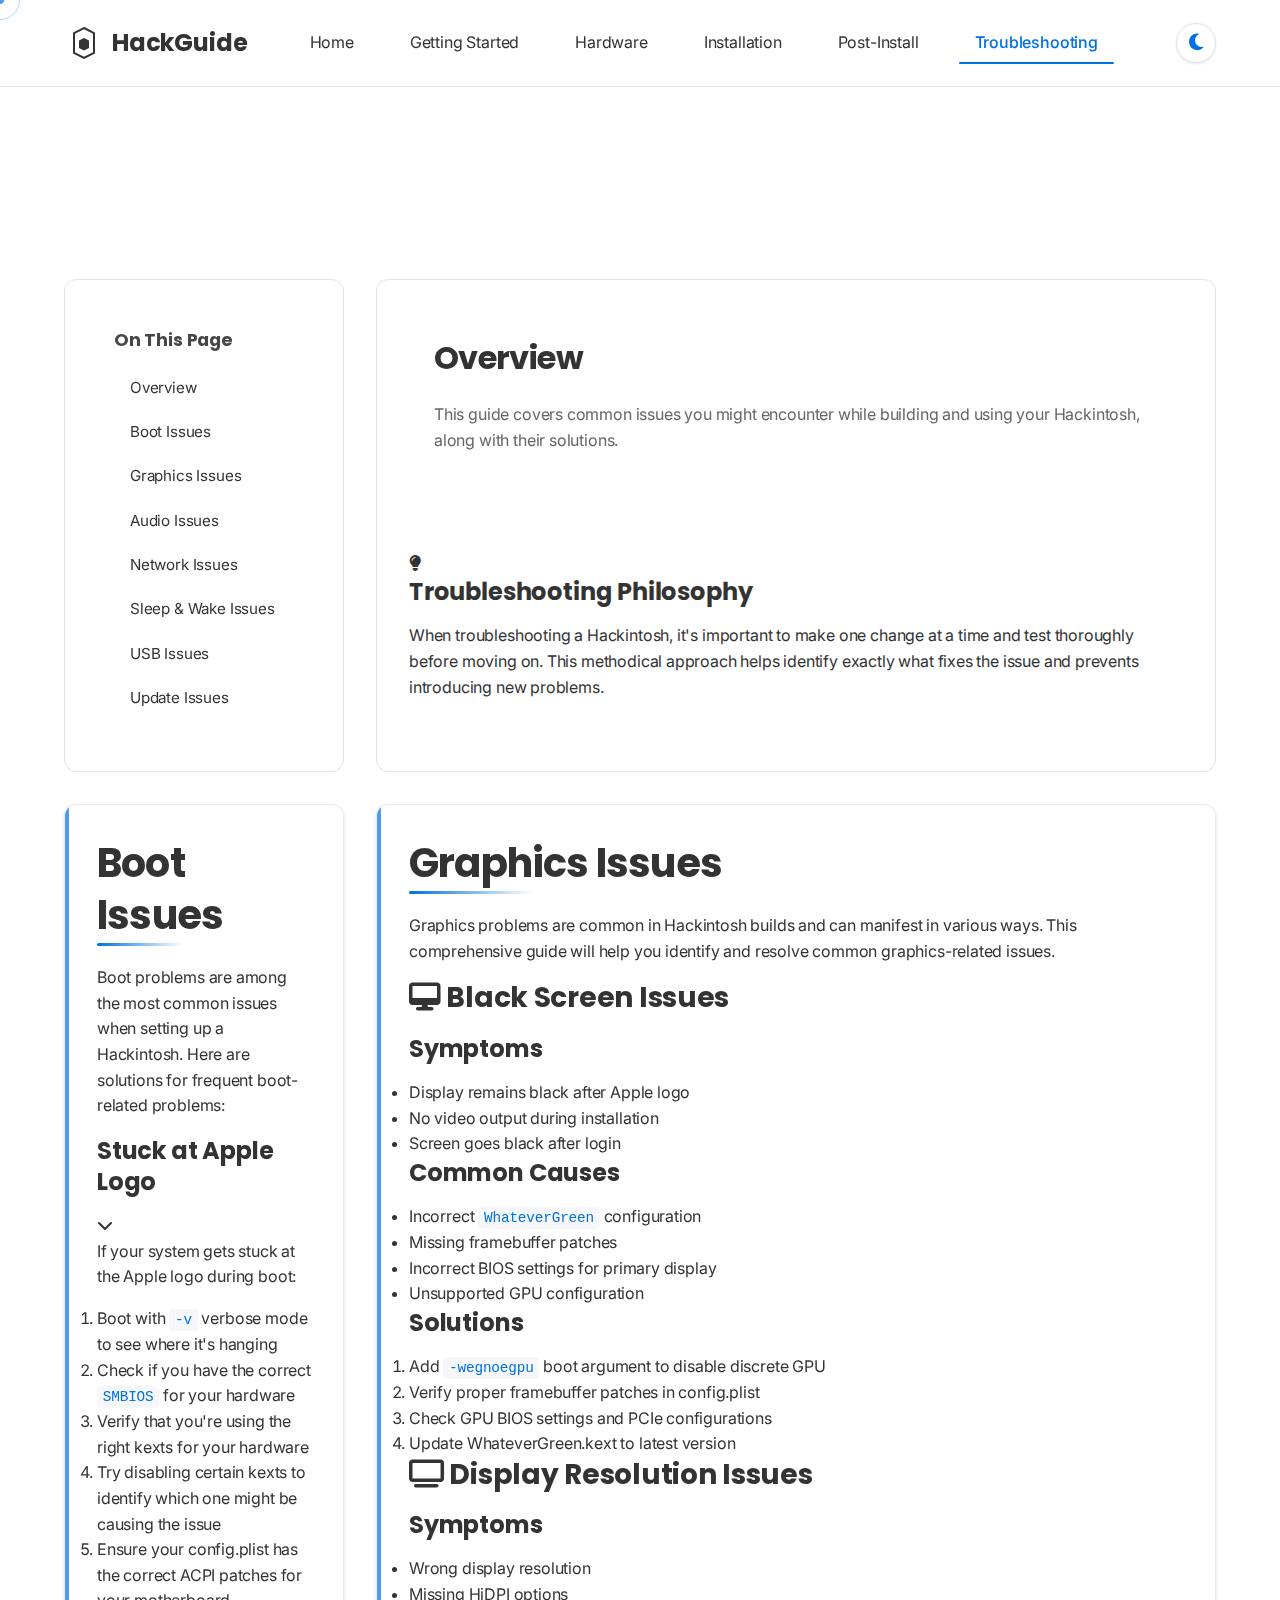
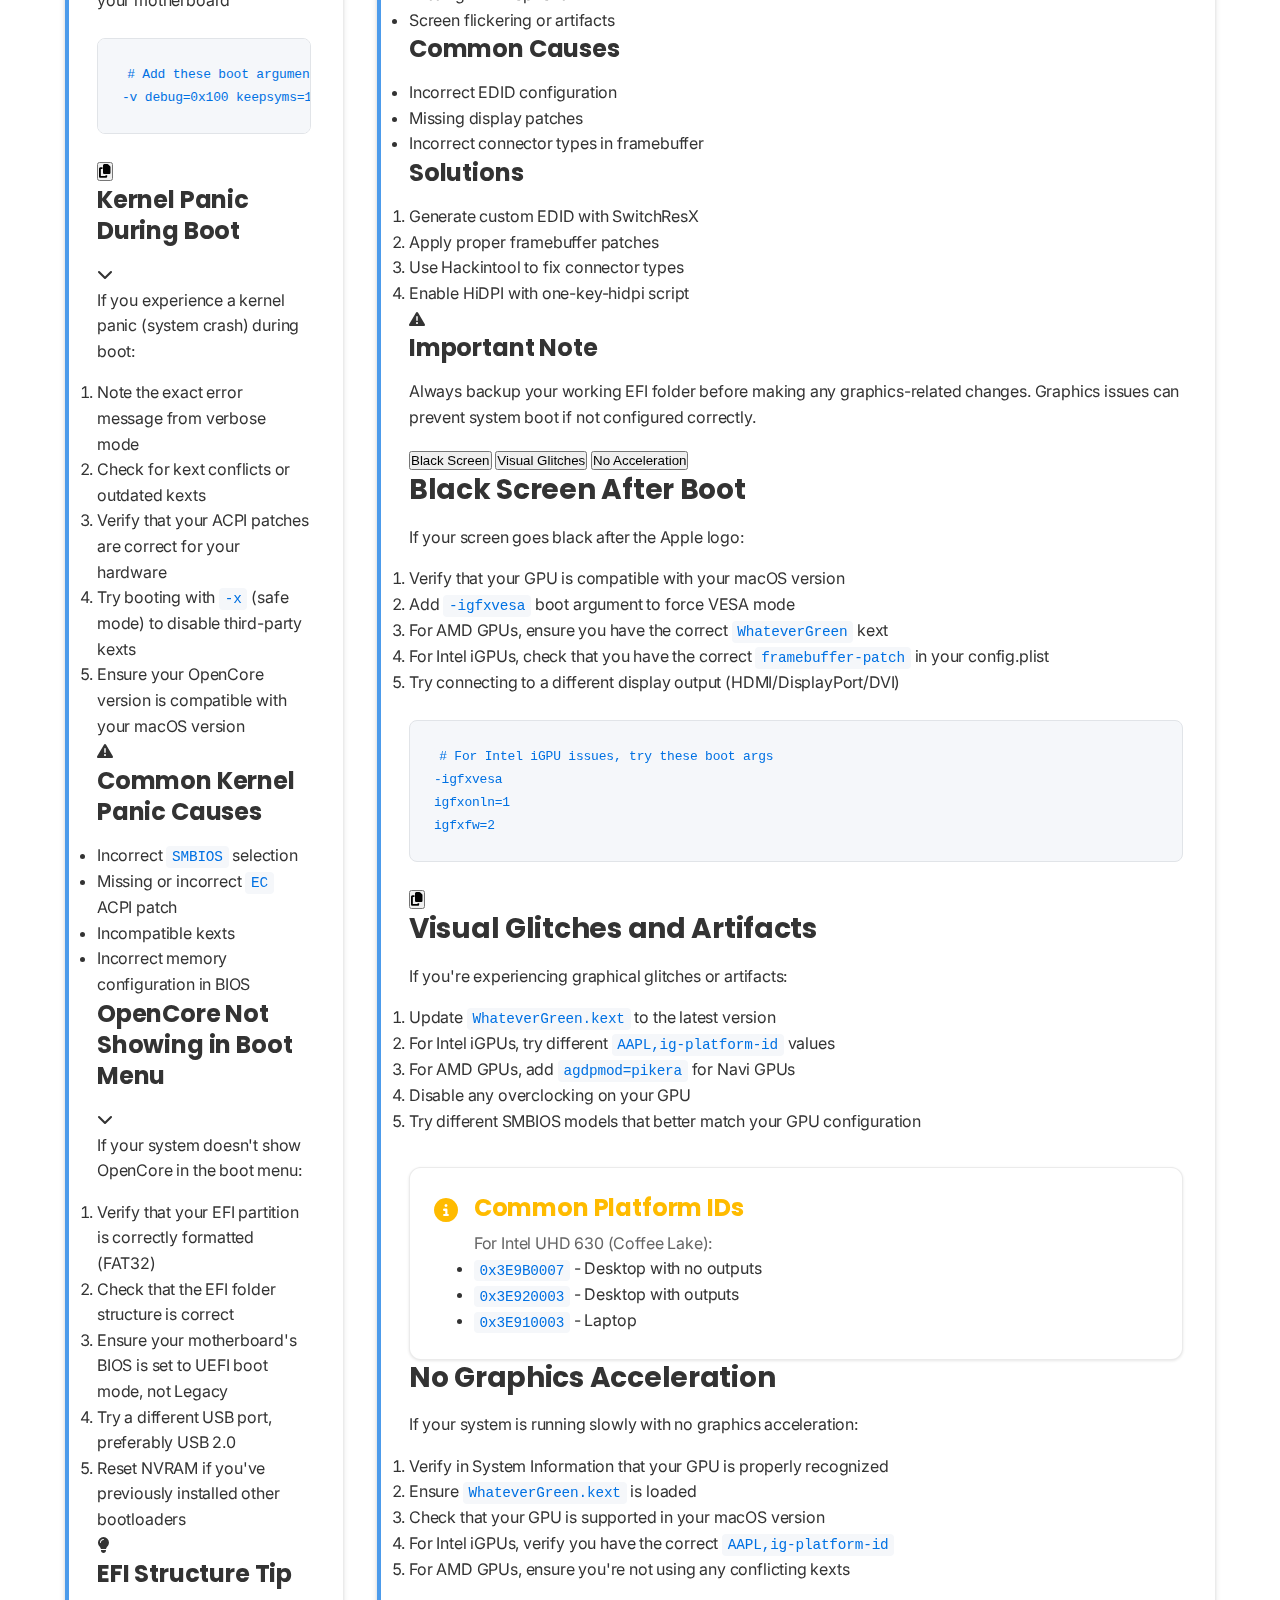
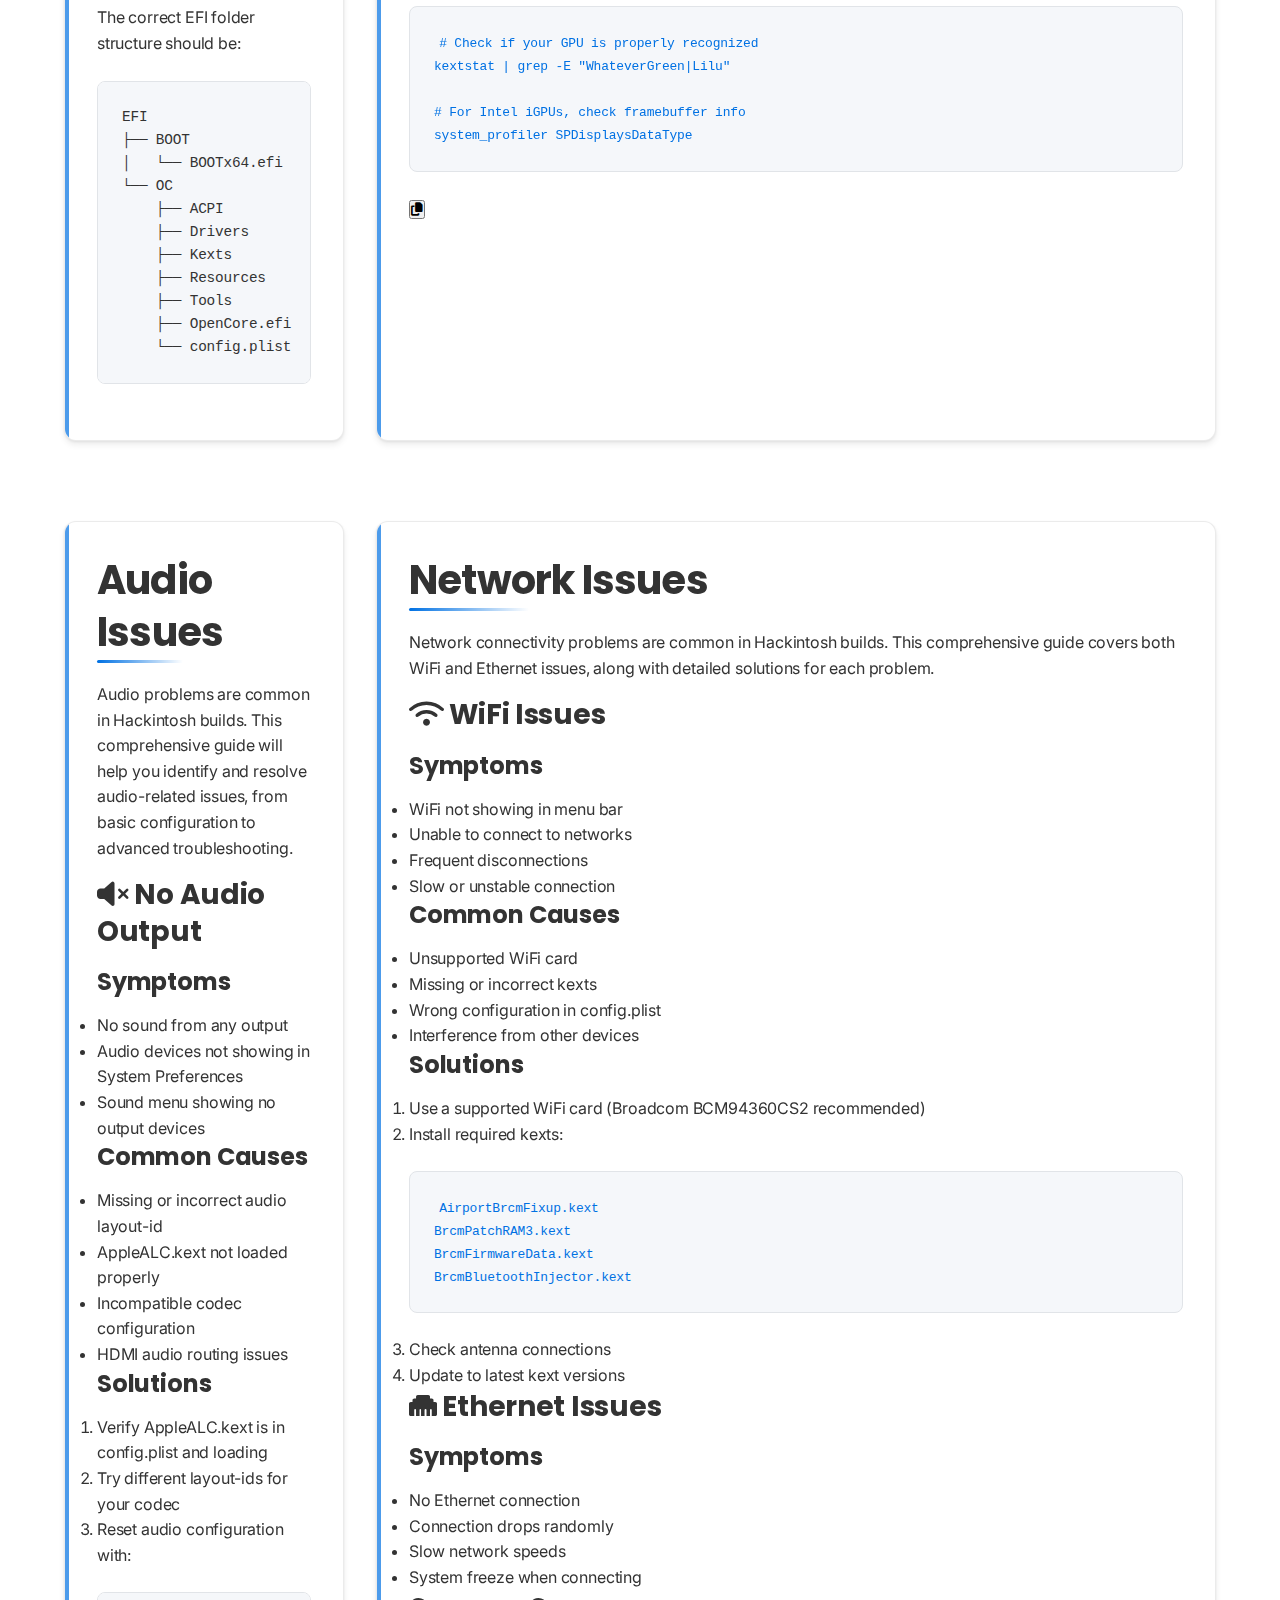
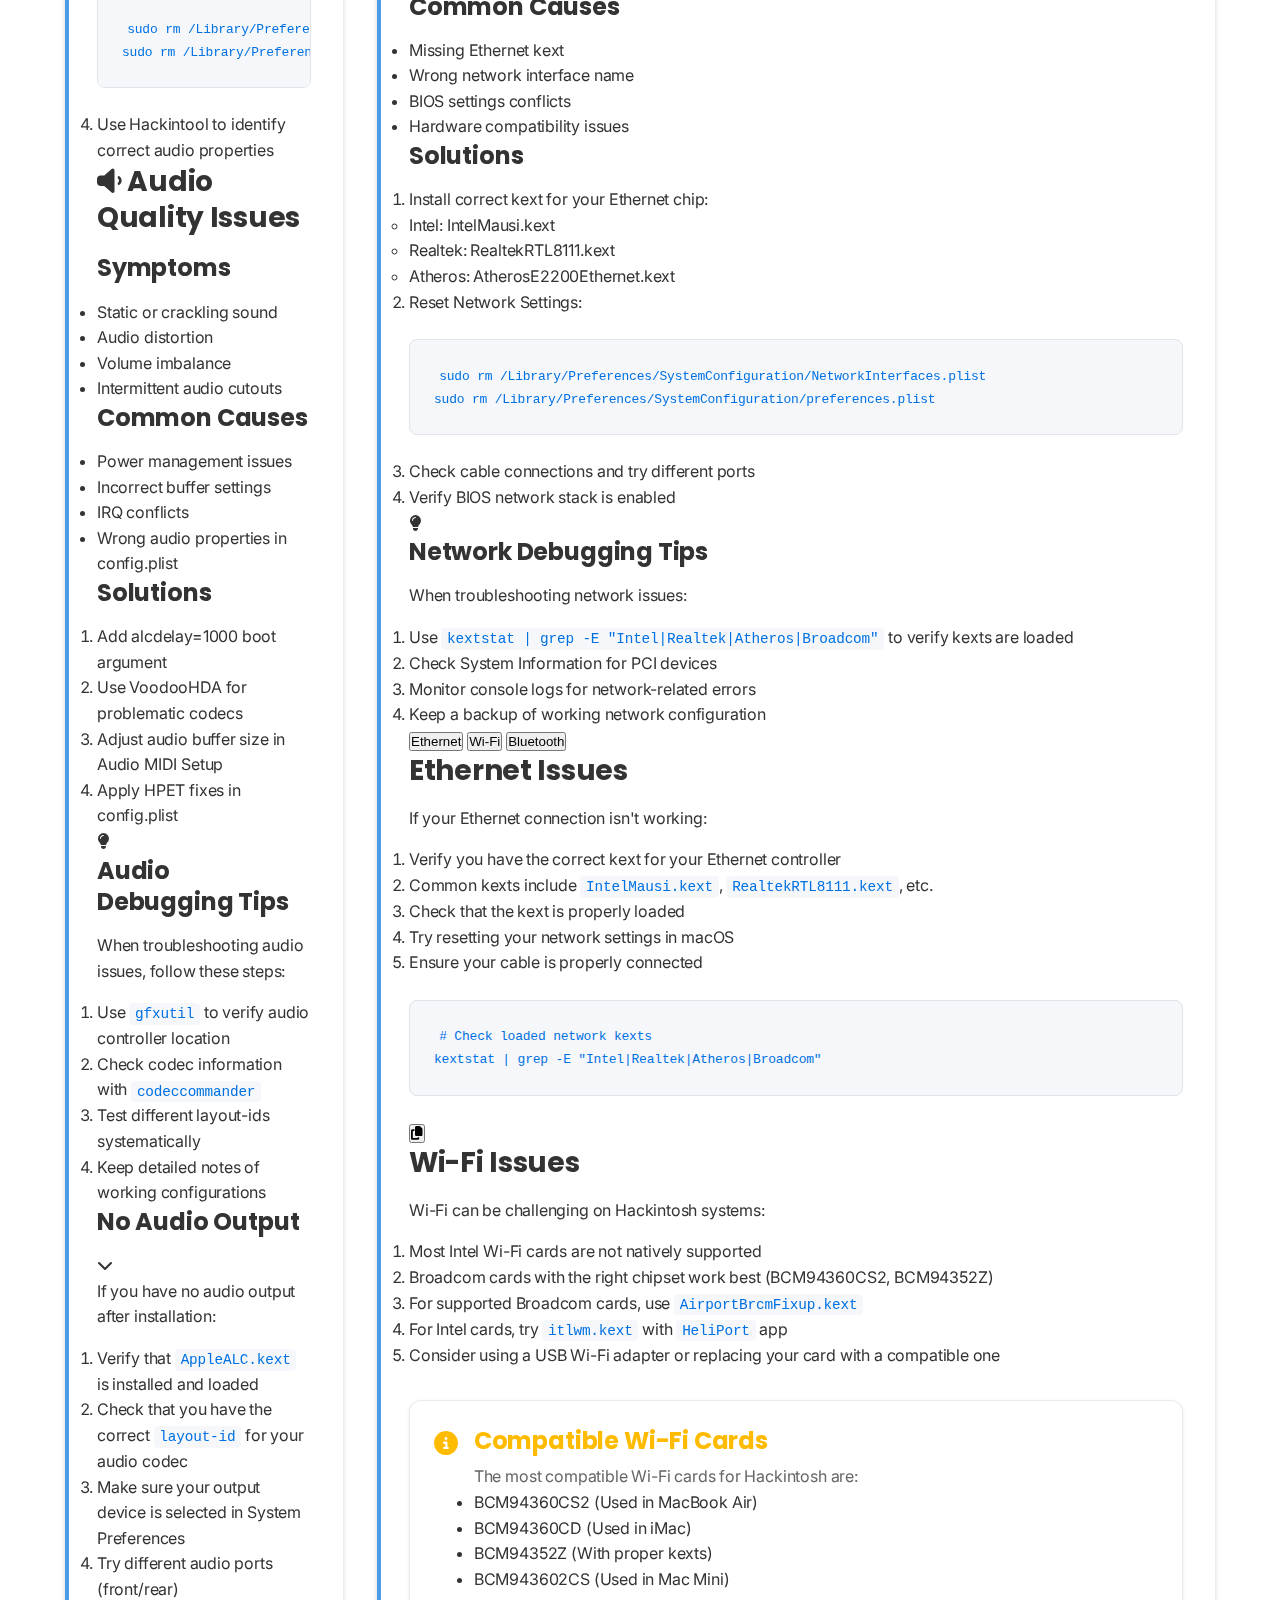
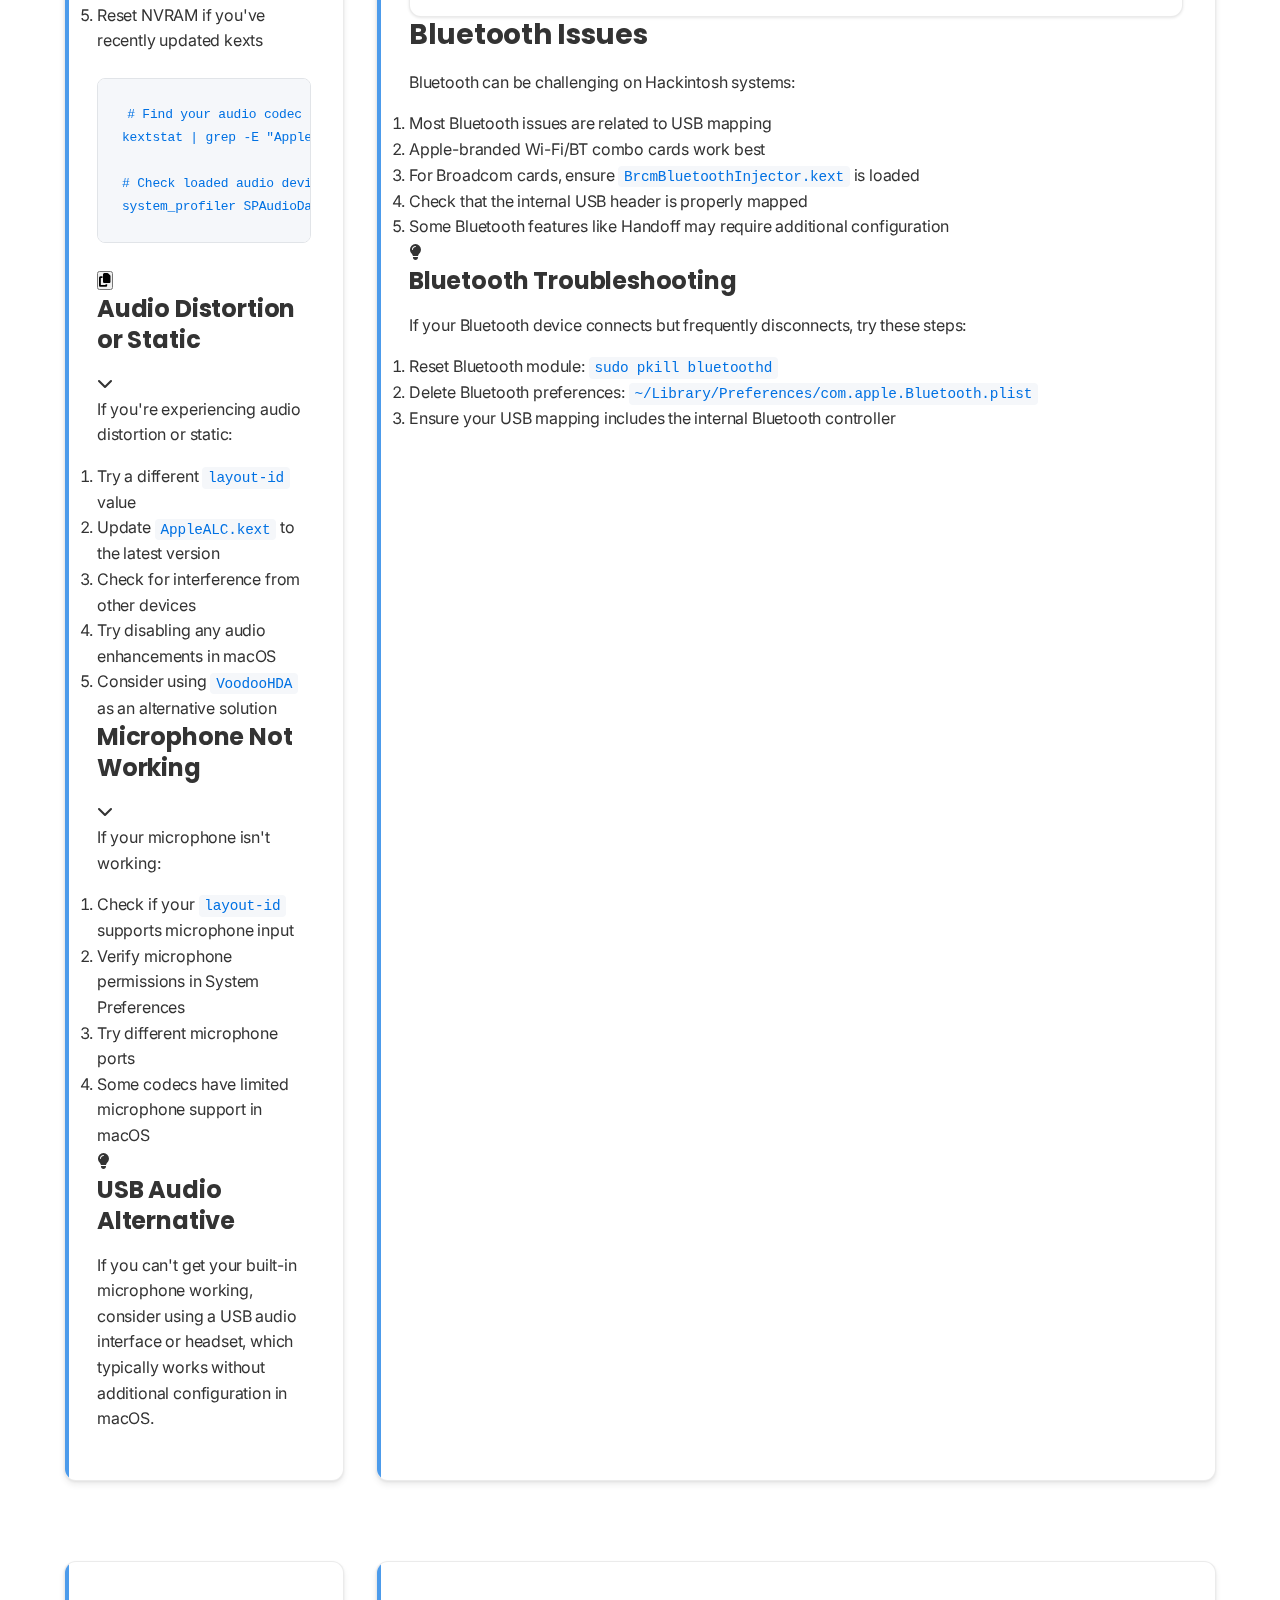
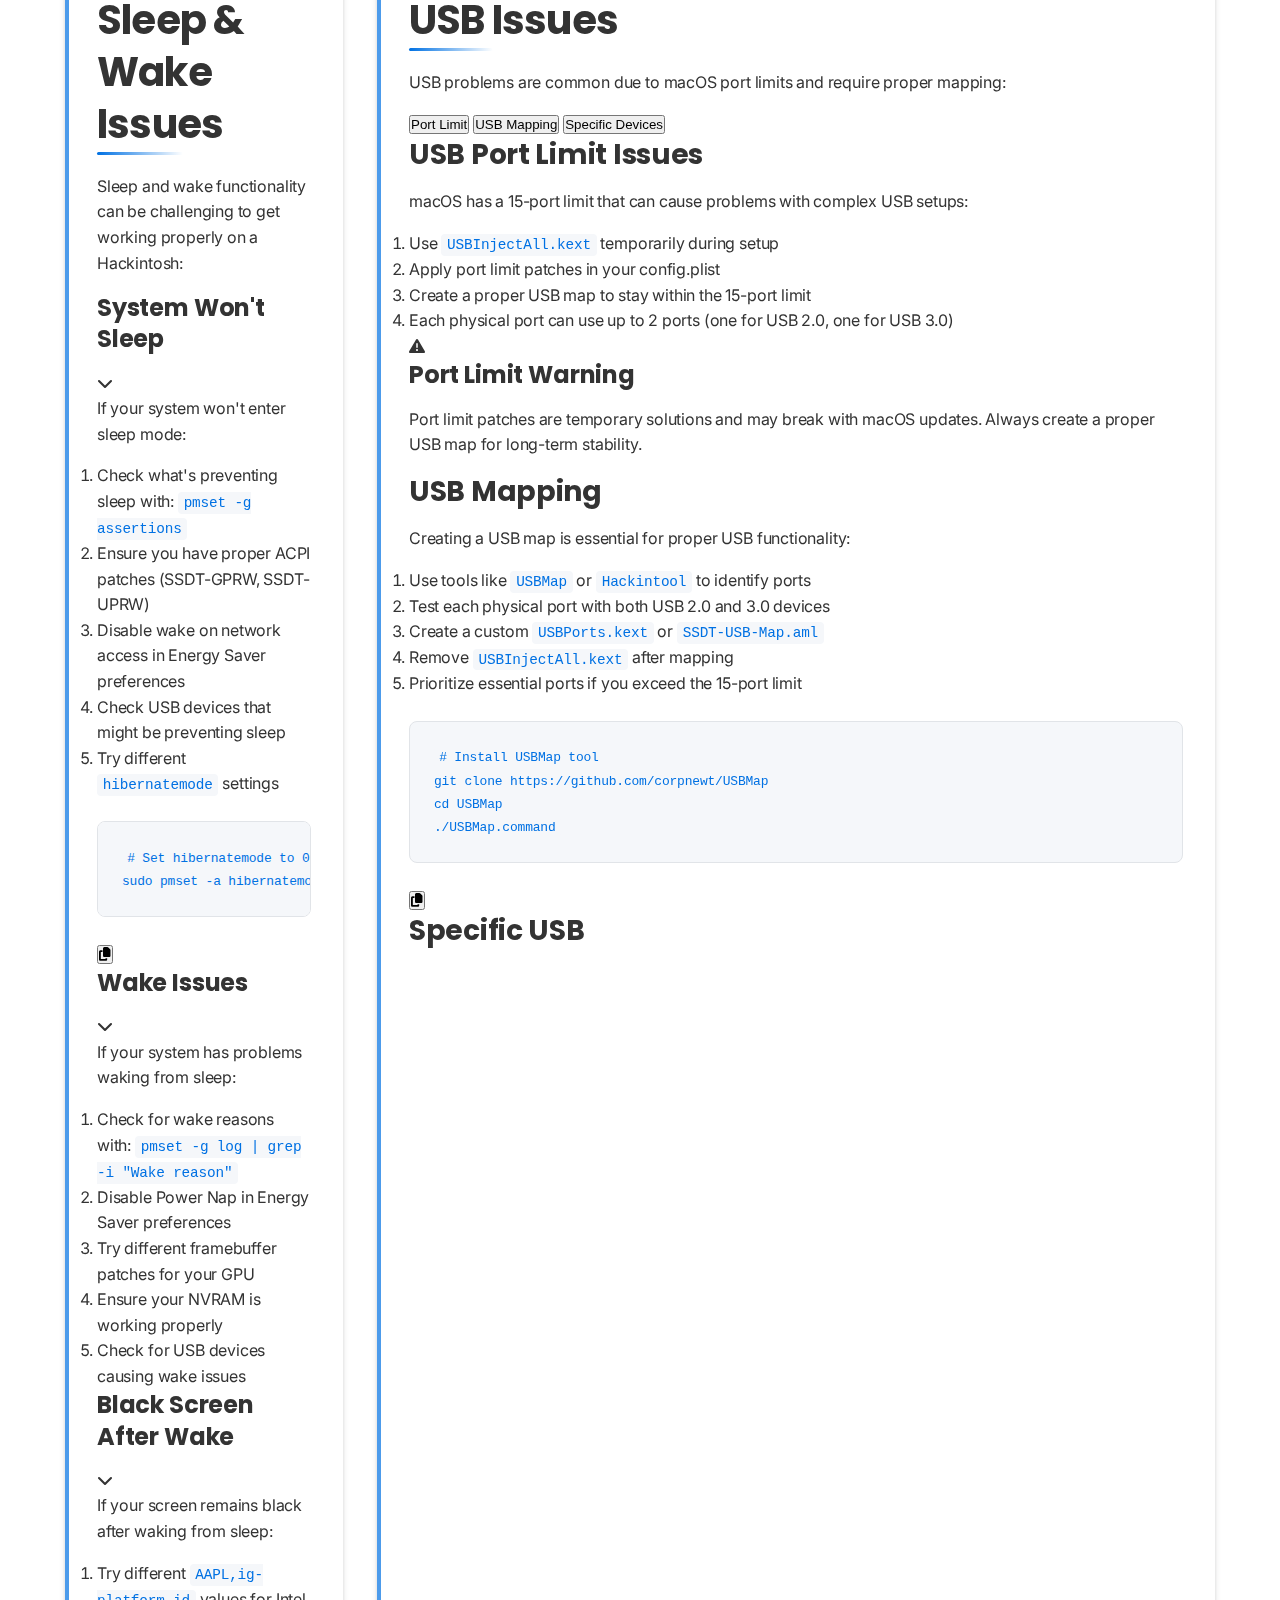
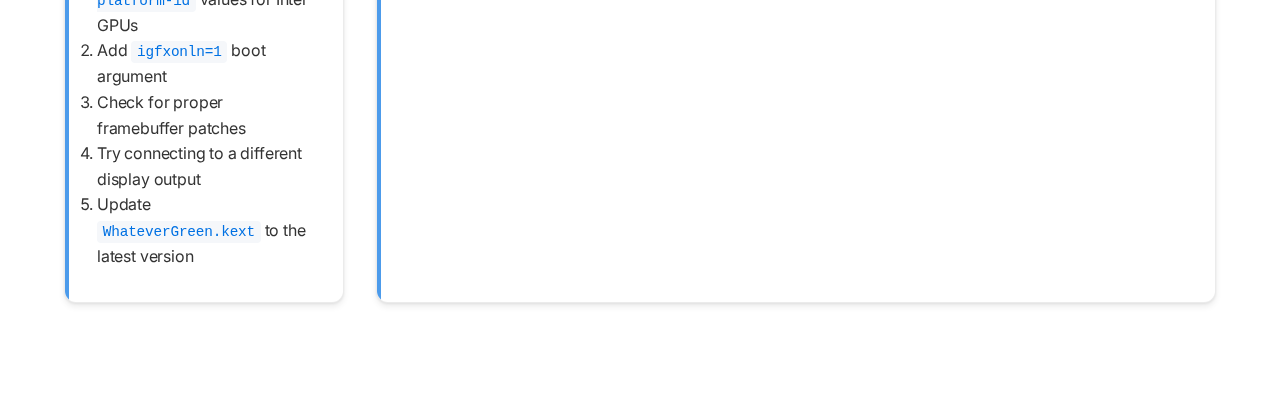
<file: troubleshooting.html>
<!DOCTYPE html>
<html lang="en">
<head>
    <meta charset="UTF-8">
    <meta name="viewport" content="width=device-width, initial-scale=1.0">
    <title>Troubleshooting - Modern Hackintosh Guide</title>
    <link rel="stylesheet" href="css/style.css">
    <link rel="stylesheet" href="https://cdnjs.cloudflare.com/ajax/libs/font-awesome/6.4.0/css/all.min.css">
    <link rel="preconnect" href="https://fonts.googleapis.com">
    <link rel="preconnect" href="https://fonts.gstatic.com" crossorigin>
    <link href="https://fonts.googleapis.com/css2?family=Inter:wght@300;400;500;600;700&family=Poppins:wght@300;400;500;600;700&display=swap" rel="stylesheet">
</head>
<body>
    <div class="cursor"></div>
    <div class="cursor-follower"></div>

    <header class="header">
        <div class="container">
            <nav class="navbar">
                <a href="index.html" class="logo">
                    <svg width="40" height="40" viewBox="0 0 40 40" fill="none" xmlns="http://www.w3.org/2000/svg">
                        <path d="M20 5L30 10V30L20 35L10 30V10L20 5Z" stroke="currentColor" stroke-width="2"/>
                        <path d="M20 15L25 17.5V25L20 27.5L15 25V17.5L20 15Z" fill="currentColor"/>
                    </svg>
                    <span>HackGuide</span>
                </a>
                <div class="nav-links">
                    <a href="index.html">Home</a>
                    <a href="getting-started.html">Getting Started</a>
                    <a href="hardware.html">Hardware</a>
                    <a href="installation.html">Installation</a>
                    <a href="post-install.html">Post-Install</a>
                    <a href="troubleshooting.html" class="active">Troubleshooting</a>
                </div>
                <button class="theme-toggle" aria-label="Toggle dark mode">
                    <i class="fas fa-moon"></i>
                    <i class="fas fa-sun"></i>
                </button>
                <button class="mobile-menu-btn" aria-label="Toggle menu">
                    <span></span>
                    <span></span>
                    <span></span>
                </button>
            </nav>
        </div>
    </header>

    <main>
        <section class="page-hero">
            <div class="container">
                <h1 class="animate-text">Trouble<span class="gradient-text">shooting</span></h1>
                <p class="lead animate-text-delay">Solutions for common Hackintosh problems and issues</p>
            </div>
        </section>

        <section class="content-section">
            <div class="container">
                <div class="content-grid">
                    <div class="content-sidebar">
                        <div class="sidebar-nav">
                            <h4>On This Page</h4>
                            <ul>
                                <li><a href="#overview">Overview</a></li>
                                <li><a href="#boot-issues">Boot Issues</a></li>
                                <li><a href="#graphics-issues">Graphics Issues</a></li>
                                <li><a href="#audio-issues">Audio Issues</a></li>
                                <li><a href="#network-issues">Network Issues</a></li>
                                <li><a href="#sleep-issues">Sleep & Wake Issues</a></li>
                                <li><a href="#usb-issues">USB Issues</a></li>
                                <li><a href="#update-issues">Update Issues</a></li>
                            </ul>
                        </div>
                    </div>
                    
                    <div class="content-main">
                        <section id="overview" class="content-block">
                            <h2>Overview</h2>
                            <p>This guide covers common issues you might encounter while building and using your Hackintosh, along with their solutions.</p>
                        </section>
                            
                            <div class="info-card" data-aos="fade-up">
                                <div class="info-icon">
                                    <i class="fas fa-lightbulb"></i>
                                </div>
                                <div class="info-content">
                                    <h4>Troubleshooting Philosophy</h4>
                                    <p>When troubleshooting a Hackintosh, it's important to make one change at a time and test thoroughly before moving on. This methodical approach helps identify exactly what fixes the issue and prevents introducing new problems.</p>
                                </div>
                            </div>
                        </div>
                        
                        <div id="boot-issues" class="content-section-inner">
                            <h2>Boot Issues</h2>
                            <p>Boot problems are among the most common issues when setting up a Hackintosh. Here are solutions for frequent boot-related problems:</p>
                            
                            <div class="accordion" data-aos="fade-up">
                                <div class="accordion-item">
                                    <div class="accordion-header">
                                        <h4>Stuck at Apple Logo</h4>
                                        <i class="fas fa-chevron-down"></i>
                                    </div>
                                    <div class="accordion-content">
                                        <p>If your system gets stuck at the Apple logo during boot:</p>
                                        <ol>
                                            <li>Boot with <code>-v</code> verbose mode to see where it's hanging</li>
                                            <li>Check if you have the correct <code>SMBIOS</code> for your hardware</li>
                                            <li>Verify that you're using the right kexts for your hardware</li>
                                            <li>Try disabling certain kexts to identify which one might be causing the issue</li>
                                            <li>Ensure your config.plist has the correct ACPI patches for your motherboard</li>
                                        </ol>
                                        
                                        <div class="code-block">
                                            <pre><code># Add these boot arguments to troubleshoot
-v debug=0x100 keepsyms=1</code></pre>
                                            <button class="copy-button" aria-label="Copy code">
                                                <i class="fas fa-copy"></i>
                                            </button>
                                        </div>
                                    </div>
                                </div>
                                
                                <div class="accordion-item">
                                    <div class="accordion-header">
                                        <h4>Kernel Panic During Boot</h4>
                                        <i class="fas fa-chevron-down"></i>
                                    </div>
                                    <div class="accordion-content">
                                        <p>If you experience a kernel panic (system crash) during boot:</p>
                                        <ol>
                                            <li>Note the exact error message from verbose mode</li>
                                            <li>Check for kext conflicts or outdated kexts</li>
                                            <li>Verify that your ACPI patches are correct for your hardware</li>
                                            <li>Try booting with <code>-x</code> (safe mode) to disable third-party kexts</li>
                                            <li>Ensure your OpenCore version is compatible with your macOS version</li>
                                        </ol>
                                        
                                        <div class="warning-card">
                                            <div class="warning-icon">
                                                <i class="fas fa-exclamation-triangle"></i>
                                            </div>
                                            <div class="warning-content">
                                                <h4>Common Kernel Panic Causes</h4>
                                                <ul>
                                                    <li>Incorrect <code>SMBIOS</code> selection</li>
                                                    <li>Missing or incorrect <code>EC</code> ACPI patch</li>
                                                    <li>Incompatible kexts</li>
                                                    <li>Incorrect memory configuration in BIOS</li>
                                                </ul>
                                            </div>
                                        </div>
                                    </div>
                                </div>
                                
                                <div class="accordion-item">
                                    <div class="accordion-header">
                                        <h4>OpenCore Not Showing in Boot Menu</h4>
                                        <i class="fas fa-chevron-down"></i>
                                    </div>
                                    <div class="accordion-content">
                                        <p>If your system doesn't show OpenCore in the boot menu:</p>
                                        <ol>
                                            <li>Verify that your EFI partition is correctly formatted (FAT32)</li>
                                            <li>Check that the EFI folder structure is correct</li>
                                            <li>Ensure your motherboard's BIOS is set to UEFI boot mode, not Legacy</li>
                                            <li>Try a different USB port, preferably USB 2.0</li>
                                            <li>Reset NVRAM if you've previously installed other bootloaders</li>
                                        </ol>
                                        
                                        <div class="tip-card">
                                            <div class="tip-icon">
                                                <i class="fas fa-lightbulb"></i>
                                            </div>
                                            <div class="tip-content">
                                                <h4>EFI Structure Tip</h4>
                                                <p>The correct EFI folder structure should be:</p>
                                                <pre>EFI
├── BOOT
│   └── BOOTx64.efi
└── OC
    ├── ACPI
    ├── Drivers
    ├── Kexts
    ├── Resources
    ├── Tools
    ├── OpenCore.efi
    └── config.plist</pre>
                                            </div>
                                        </div>
                                    </div>
                                </div>
                            </div>
                        </div>
                        
                        <div id="graphics-issues" class="content-section-inner">
                            <h2>Graphics Issues</h2>
                            <p>Graphics problems are common in Hackintosh builds and can manifest in various ways. This comprehensive guide will help you identify and resolve common graphics-related issues.</p>
                            
                            <div class="issue-grid">
                                <div class="issue-card" data-aos="fade-up">
                                    <h3><i class="fas fa-desktop"></i> Black Screen Issues</h3>
                                    <div class="issue-content">
                                        <h4>Symptoms</h4>
                                        <ul>
                                            <li>Display remains black after Apple logo</li>
                                            <li>No video output during installation</li>
                                            <li>Screen goes black after login</li>
                                        </ul>
                                        
                                        <h4>Common Causes</h4>
                                        <ul>
                                            <li>Incorrect <code>WhateverGreen</code> configuration</li>
                                            <li>Missing framebuffer patches</li>
                                            <li>Incorrect BIOS settings for primary display</li>
                                            <li>Unsupported GPU configuration</li>
                                        </ul>
                                        
                                        <h4>Solutions</h4>
                                        <ol>
                                            <li>Add <code>-wegnoegpu</code> boot argument to disable discrete GPU</li>
                                            <li>Verify proper framebuffer patches in config.plist</li>
                                            <li>Check GPU BIOS settings and PCIe configurations</li>
                                            <li>Update WhateverGreen.kext to latest version</li>
                                        </ol>
                                    </div>
                                </div>

                                <div class="issue-card" data-aos="fade-up" data-aos-delay="100">
                                    <h3><i class="fas fa-tv"></i> Display Resolution Issues</h3>
                                    <div class="issue-content">
                                        <h4>Symptoms</h4>
                                        <ul>
                                            <li>Wrong display resolution</li>
                                            <li>Missing HiDPI options</li>
                                            <li>Screen flickering or artifacts</li>
                                        </ul>
                                        
                                        <h4>Common Causes</h4>
                                        <ul>
                                            <li>Incorrect EDID configuration</li>
                                            <li>Missing display patches</li>
                                            <li>Incorrect connector types in framebuffer</li>
                                        </ul>
                                        
                                        <h4>Solutions</h4>
                                        <ol>
                                            <li>Generate custom EDID with SwitchResX</li>
                                            <li>Apply proper framebuffer patches</li>
                                            <li>Use Hackintool to fix connector types</li>
                                            <li>Enable HiDPI with one-key-hidpi script</li>
                                        </ol>
                                    </div>
                                </div>
                            </div>

                            <div class="info-card warning" data-aos="fade-up">
                                <div class="info-icon">
                                    <i class="fas fa-exclamation-triangle"></i>
                                </div>
                                <div class="info-content">
                                    <h4>Important Note</h4>
                                    <p>Always backup your working EFI folder before making any graphics-related changes. Graphics issues can prevent system boot if not configured correctly.</p>
                                </div>
                            </div>
                            
                            <div class="tabbed-content" data-aos="fade-up">
                                <div class="tab-buttons">
                                    <button class="tab-button active" data-tab="black-screen">Black Screen</button>
                                    <button class="tab-button" data-tab="glitches">Visual Glitches</button>
                                    <button class="tab-button" data-tab="acceleration">No Acceleration</button>
                                </div>
                                
                                <div class="tab-content">
                                    <div class="tab-pane active" id="black-screen">
                                        <h3>Black Screen After Boot</h3>
                                        <p>If your screen goes black after the Apple logo:</p>
                                        <ol>
                                            <li>Verify that your GPU is compatible with your macOS version</li>
                                            <li>Add <code>-igfxvesa</code> boot argument to force VESA mode</li>
                                            <li>For AMD GPUs, ensure you have the correct <code>WhateverGreen</code> kext</li>
                                            <li>For Intel iGPUs, check that you have the correct <code>framebuffer-patch</code> in your config.plist</li>
                                            <li>Try connecting to a different display output (HDMI/DisplayPort/DVI)</li>
                                        </ol>
                                        
                                        <div class="code-block">
                                            <pre><code># For Intel iGPU issues, try these boot args
-igfxvesa
igfxonln=1
igfxfw=2</code></pre>
                                            <button class="copy-button" aria-label="Copy code">
                                                <i class="fas fa-copy"></i>
                                            </button>
                                        </div>
                                    </div>
                                    
                                    <div class="tab-pane" id="glitches">
                                        <h3>Visual Glitches and Artifacts</h3>
                                        <p>If you're experiencing graphical glitches or artifacts:</p>
                                        <ol>
                                            <li>Update <code>WhateverGreen.kext</code> to the latest version</li>
                                            <li>For Intel iGPUs, try different <code>AAPL,ig-platform-id</code> values</li>
                                            <li>For AMD GPUs, add <code>agdpmod=pikera</code> for Navi GPUs</li>
                                            <li>Disable any overclocking on your GPU</li>
                                            <li>Try different SMBIOS models that better match your GPU configuration</li>
                                        </ol>
                                        
                                        <div class="note-card">
                                            <div class="note-icon">
                                                <i class="fas fa-info-circle"></i>
                                            </div>
                                            <div class="note-content">
                                                <h4>Common Platform IDs</h4>
                                                <p>For Intel UHD 630 (Coffee Lake):</p>
                                                <ul>
                                                    <li><code>0x3E9B0007</code> - Desktop with no outputs</li>
                                                    <li><code>0x3E920003</code> - Desktop with outputs</li>
                                                    <li><code>0x3E910003</code> - Laptop</li>
                                                </ul>
                                            </div>
                                        </div>
                                    </div>
                                    
                                    <div class="tab-pane" id="acceleration">
                                        <h3>No Graphics Acceleration</h3>
                                        <p>If your system is running slowly with no graphics acceleration:</p>
                                        <ol>
                                            <li>Verify in System Information that your GPU is properly recognized</li>
                                            <li>Ensure <code>WhateverGreen.kext</code> is loaded</li>
                                            <li>Check that your GPU is supported in your macOS version</li>
                                            <li>For Intel iGPUs, verify you have the correct <code>AAPL,ig-platform-id</code></li>
                                            <li>For AMD GPUs, ensure you're not using any conflicting kexts</li>
                                        </ol>
                                        
                                        <div class="code-block">
                                            <pre><code># Check if your GPU is properly recognized
kextstat | grep -E "WhateverGreen|Lilu"

# For Intel iGPUs, check framebuffer info
system_profiler SPDisplaysDataType</code></pre>
                                            <button class="copy-button" aria-label="Copy code">
                                                <i class="fas fa-copy"></i>
                                            </button>
                                        </div>
                                    </div>
                                </div>
                            </div>
                        </div>
                        
                        <div id="audio-issues" class="content-section-inner">
                            <h2>Audio Issues</h2>
                            <p>Audio problems are common in Hackintosh builds. This comprehensive guide will help you identify and resolve audio-related issues, from basic configuration to advanced troubleshooting.</p>
                            
                            <div class="issue-grid">
                                <div class="issue-card" data-aos="fade-up">
                                    <h3><i class="fas fa-volume-xmark"></i> No Audio Output</h3>
                                    <div class="issue-content">
                                        <h4>Symptoms</h4>
                                        <ul>
                                            <li>No sound from any output</li>
                                            <li>Audio devices not showing in System Preferences</li>
                                            <li>Sound menu showing no output devices</li>
                                        </ul>
                                        
                                        <h4>Common Causes</h4>
                                        <ul>
                                            <li>Missing or incorrect audio layout-id</li>
                                            <li>AppleALC.kext not loaded properly</li>
                                            <li>Incompatible codec configuration</li>
                                            <li>HDMI audio routing issues</li>
                                        </ul>
                                        
                                        <h4>Solutions</h4>
                                        <ol>
                                            <li>Verify AppleALC.kext is in config.plist and loading</li>
                                            <li>Try different layout-ids for your codec</li>
                                            <li>Reset audio configuration with:
                                                <pre><code>sudo rm /Library/Preferences/Audio/com.apple.audio.SystemSettings.plist
sudo rm /Library/Preferences/Audio/com.apple.audio.deviceSettings.plist</code></pre>
                                            </li>
                                            <li>Use Hackintool to identify correct audio properties</li>
                                        </ol>
                                    </div>
                                </div>

                                <div class="issue-card" data-aos="fade-up" data-aos-delay="100">
                                    <h3><i class="fas fa-volume-low"></i> Audio Quality Issues</h3>
                                    <div class="issue-content">
                                        <h4>Symptoms</h4>
                                        <ul>
                                            <li>Static or crackling sound</li>
                                            <li>Audio distortion</li>
                                            <li>Volume imbalance</li>
                                            <li>Intermittent audio cutouts</li>
                                        </ul>
                                        
                                        <h4>Common Causes</h4>
                                        <ul>
                                            <li>Power management issues</li>
                                            <li>Incorrect buffer settings</li>
                                            <li>IRQ conflicts</li>
                                            <li>Wrong audio properties in config.plist</li>
                                        </ul>
                                        
                                        <h4>Solutions</h4>
                                        <ol>
                                            <li>Add alcdelay=1000 boot argument</li>
                                            <li>Use VoodooHDA for problematic codecs</li>
                                            <li>Adjust audio buffer size in Audio MIDI Setup</li>
                                            <li>Apply HPET fixes in config.plist</li>
                                        </ol>
                                    </div>
                                </div>
                            </div>

                            <div class="info-card tip" data-aos="fade-up">
                                <div class="info-icon">
                                    <i class="fas fa-lightbulb"></i>
                                </div>
                                <div class="info-content">
                                    <h4>Audio Debugging Tips</h4>
                                    <p>When troubleshooting audio issues, follow these steps:</p>
                                    <ol>
                                        <li>Use <code>gfxutil</code> to verify audio controller location</li>
                                        <li>Check codec information with <code>codeccommander</code></li>
                                        <li>Test different layout-ids systematically</li>
                                        <li>Keep detailed notes of working configurations</li>
                                    </ol>
                                </div>
                            </div>
                            
                            <div class="accordion" data-aos="fade-up">
                                <div class="accordion-item">
                                    <div class="accordion-header">
                                        <h4>No Audio Output</h4>
                                        <i class="fas fa-chevron-down"></i>
                                    </div>
                                    <div class="accordion-content">
                                        <p>If you have no audio output after installation:</p>
                                        <ol>
                                            <li>Verify that <code>AppleALC.kext</code> is installed and loaded</li>
                                            <li>Check that you have the correct <code>layout-id</code> for your audio codec</li>
                                            <li>Make sure your output device is selected in System Preferences</li>
                                            <li>Try different audio ports (front/rear)</li>
                                            <li>Reset NVRAM if you've recently updated kexts</li>
                                        </ol>
                                        
                                        <div class="code-block">
                                            <pre><code># Find your audio codec
kextstat | grep -E "AppleHDA|AppleALC"

# Check loaded audio devices
system_profiler SPAudioDataType</code></pre>
                                            <button class="copy-button" aria-label="Copy code">
                                                <i class="fas fa-copy"></i>
                                            </button>
                                        </div>
                                    </div>
                                </div>
                                
                                <div class="accordion-item">
                                    <div class="accordion-header">
                                        <h4>Audio Distortion or Static</h4>
                                        <i class="fas fa-chevron-down"></i>
                                    </div>
                                    <div class="accordion-content">
                                        <p>If you're experiencing audio distortion or static:</p>
                                        <ol>
                                            <li>Try a different <code>layout-id</code> value</li>
                                            <li>Update <code>AppleALC.kext</code> to the latest version</li>
                                            <li>Check for interference from other devices</li>
                                            <li>Try disabling any audio enhancements in macOS</li>
                                            <li>Consider using <code>VoodooHDA</code> as an alternative solution</li>
                                        </ol>
                                    </div>
                                </div>
                                
                                <div class="accordion-item">
                                    <div class="accordion-header">
                                        <h4>Microphone Not Working</h4>
                                        <i class="fas fa-chevron-down"></i>
                                    </div>
                                    <div class="accordion-content">
                                        <p>If your microphone isn't working:</p>
                                        <ol>
                                            <li>Check if your <code>layout-id</code> supports microphone input</li>
                                            <li>Verify microphone permissions in System Preferences</li>
                                            <li>Try different microphone ports</li>
                                            <li>Some codecs have limited microphone support in macOS</li>
                                        </ol>
                                        
                                        <div class="tip-card">
                                            <div class="tip-icon">
                                                <i class="fas fa-lightbulb"></i>
                                            </div>
                                            <div class="tip-content">
                                                <h4>USB Audio Alternative</h4>
                                                <p>If you can't get your built-in microphone working, consider using a USB audio interface or headset, which typically works without additional configuration in macOS.</p>
                                            </div>
                                        </div>
                                    </div>
                                </div>
                            </div>
                        </div>
                        
                        <div id="network-issues" class="content-section-inner">
                            <h2>Network Issues</h2>
                            <p>Network connectivity problems are common in Hackintosh builds. This comprehensive guide covers both WiFi and Ethernet issues, along with detailed solutions for each problem.</p>
                            
                            <div class="issue-grid">
                                <div class="issue-card" data-aos="fade-up">
                                    <h3><i class="fas fa-wifi"></i> WiFi Issues</h3>
                                    <div class="issue-content">
                                        <h4>Symptoms</h4>
                                        <ul>
                                            <li>WiFi not showing in menu bar</li>
                                            <li>Unable to connect to networks</li>
                                            <li>Frequent disconnections</li>
                                            <li>Slow or unstable connection</li>
                                        </ul>
                                        
                                        <h4>Common Causes</h4>
                                        <ul>
                                            <li>Unsupported WiFi card</li>
                                            <li>Missing or incorrect kexts</li>
                                            <li>Wrong configuration in config.plist</li>
                                            <li>Interference from other devices</li>
                                        </ul>
                                        
                                        <h4>Solutions</h4>
                                        <ol>
                                            <li>Use a supported WiFi card (Broadcom BCM94360CS2 recommended)</li>
                                            <li>Install required kexts:
                                                <pre><code>AirportBrcmFixup.kext
BrcmPatchRAM3.kext
BrcmFirmwareData.kext
BrcmBluetoothInjector.kext</code></pre>
                                            </li>
                                            <li>Check antenna connections</li>
                                            <li>Update to latest kext versions</li>
                                        </ol>
                                    </div>
                                </div>

                                <div class="issue-card" data-aos="fade-up" data-aos-delay="100">
                                    <h3><i class="fas fa-ethernet"></i> Ethernet Issues</h3>
                                    <div class="issue-content">
                                        <h4>Symptoms</h4>
                                        <ul>
                                            <li>No Ethernet connection</li>
                                            <li>Connection drops randomly</li>
                                            <li>Slow network speeds</li>
                                            <li>System freeze when connecting</li>
                                        </ul>
                                        
                                        <h4>Common Causes</h4>
                                        <ul>
                                            <li>Missing Ethernet kext</li>
                                            <li>Wrong network interface name</li>
                                            <li>BIOS settings conflicts</li>
                                            <li>Hardware compatibility issues</li>
                                        </ul>
                                        
                                        <h4>Solutions</h4>
                                        <ol>
                                            <li>Install correct kext for your Ethernet chip:
                                                <ul>
                                                    <li>Intel: IntelMausi.kext</li>
                                                    <li>Realtek: RealtekRTL8111.kext</li>
                                                    <li>Atheros: AtherosE2200Ethernet.kext</li>
                                                </ul>
                                            </li>
                                            <li>Reset Network Settings:
                                                <pre><code>sudo rm /Library/Preferences/SystemConfiguration/NetworkInterfaces.plist
sudo rm /Library/Preferences/SystemConfiguration/preferences.plist</code></pre>
                                            </li>
                                            <li>Check cable connections and try different ports</li>
                                            <li>Verify BIOS network stack is enabled</li>
                                        </ol>
                                    </div>
                                </div>
                            </div>

                            <div class="info-card tip" data-aos="fade-up">
                                <div class="info-icon">
                                    <i class="fas fa-lightbulb"></i>
                                </div>
                                <div class="info-content">
                                    <h4>Network Debugging Tips</h4>
                                    <p>When troubleshooting network issues:</p>
                                    <ol>
                                        <li>Use <code>kextstat | grep -E "Intel|Realtek|Atheros|Broadcom"</code> to verify kexts are loaded</li>
                                        <li>Check System Information for PCI devices</li>
                                        <li>Monitor console logs for network-related errors</li>
                                        <li>Keep a backup of working network configuration</li>
                                    </ol>
                                </div>
                            </div>
                            
                            <div class="tabbed-content" data-aos="fade-up">
                                <div class="tab-buttons">
                                    <button class="tab-button active" data-tab="ethernet">Ethernet</button>
                                    <button class="tab-button" data-tab="wifi">Wi-Fi</button>
                                    <button class="tab-button" data-tab="bluetooth">Bluetooth</button>
                                </div>
                                
                                <div class="tab-content">
                                    <div class="tab-pane active" id="ethernet">
                                        <h3>Ethernet Issues</h3>
                                        <p>If your Ethernet connection isn't working:</p>
                                        <ol>
                                            <li>Verify you have the correct kext for your Ethernet controller</li>
                                            <li>Common kexts include <code>IntelMausi.kext</code>, <code>RealtekRTL8111.kext</code>, etc.</li>
                                            <li>Check that the kext is properly loaded</li>
                                            <li>Try resetting your network settings in macOS</li>
                                            <li>Ensure your cable is properly connected</li>
                                        </ol>
                                        
                                        <div class="code-block">
                                            <pre><code># Check loaded network kexts
kextstat | grep -E "Intel|Realtek|Atheros|Broadcom"</code></pre>
                                            <button class="copy-button" aria-label="Copy code">
                                                <i class="fas fa-copy"></i>
                                            </button>
                                        </div>
                                    </div>
                                    
                                    <div class="tab-pane" id="wifi">
                                        <h3>Wi-Fi Issues</h3>
                                        <p>Wi-Fi can be challenging on Hackintosh systems:</p>
                                        <ol>
                                            <li>Most Intel Wi-Fi cards are not natively supported</li>
                                            <li>Broadcom cards with the right chipset work best (BCM94360CS2, BCM94352Z)</li>
                                            <li>For supported Broadcom cards, use <code>AirportBrcmFixup.kext</code></li>
                                            <li>For Intel cards, try <code>itlwm.kext</code> with <code>HeliPort</code> app</li>
                                            <li>Consider using a USB Wi-Fi adapter or replacing your card with a compatible one</li>
                                        </ol>
                                        
                                        <div class="note-card">
                                            <div class="note-icon">
                                                <i class="fas fa-info-circle"></i>
                                            </div>
                                            <div class="note-content">
                                                <h4>Compatible Wi-Fi Cards</h4>
                                                <p>The most compatible Wi-Fi cards for Hackintosh are:</p>
                                                <ul>
                                                    <li>BCM94360CS2 (Used in MacBook Air)</li>
                                                    <li>BCM94360CD (Used in iMac)</li>
                                                    <li>BCM94352Z (With proper kexts)</li>
                                                    <li>BCM943602CS (Used in Mac Mini)</li>
                                                </ul>
                                            </div>
                                        </div>
                                    </div>
                                    
                                    <div class="tab-pane" id="bluetooth">
                                        <h3>Bluetooth Issues</h3>
                                        <p>Bluetooth can be challenging on Hackintosh systems:</p>
                                        <ol>
                                            <li>Most Bluetooth issues are related to USB mapping</li>
                                            <li>Apple-branded Wi-Fi/BT combo cards work best</li>
                                            <li>For Broadcom cards, ensure <code>BrcmBluetoothInjector.kext</code> is loaded</li>
                                            <li>Check that the internal USB header is properly mapped</li>
                                            <li>Some Bluetooth features like Handoff may require additional configuration</li>
                                        </ol>
                                        
                                        <div class="tip-card">
                                            <div class="tip-icon">
                                                <i class="fas fa-lightbulb"></i>
                                            </div>
                                            <div class="tip-content">
                                                <h4>Bluetooth Troubleshooting</h4>
                                                <p>If your Bluetooth device connects but frequently disconnects, try these steps:</p>
                                                <ol>
                                                    <li>Reset Bluetooth module: <code>sudo pkill bluetoothd</code></li>
                                                    <li>Delete Bluetooth preferences: <code>~/Library/Preferences/com.apple.Bluetooth.plist</code></li>
                                                    <li>Ensure your USB mapping includes the internal Bluetooth controller</li>
                                                </ol>
                                            </div>
                                        </div>
                                    </div>
                                </div>
                            </div>
                        </div>
                        
                        <div id="sleep-issues" class="content-section-inner">
                            <h2>Sleep & Wake Issues</h2>
                            <p>Sleep and wake functionality can be challenging to get working properly on a Hackintosh:</p>
                            
                            <div class="accordion" data-aos="fade-up">
                                <div class="accordion-item">
                                    <div class="accordion-header">
                                        <h4>System Won't Sleep</h4>
                                        <i class="fas fa-chevron-down"></i>
                                    </div>
                                    <div class="accordion-content">
                                        <p>If your system won't enter sleep mode:</p>
                                        <ol>
                                            <li>Check what's preventing sleep with: <code>pmset -g assertions</code></li>
                                            <li>Ensure you have proper ACPI patches (SSDT-GPRW, SSDT-UPRW)</li>
                                            <li>Disable wake on network access in Energy Saver preferences</li>
                                            <li>Check USB devices that might be preventing sleep</li>
                                            <li>Try different <code>hibernatemode</code> settings</li>
                                        </ol>
                                        
                                        <div class="code-block">
                                            <pre><code># Set hibernatemode to 0 (recommended for Hackintosh)
sudo pmset -a hibernatemode 0 standby 0 autopoweroff 0</code></pre>
                                            <button class="copy-button" aria-label="Copy code">
                                                <i class="fas fa-copy"></i>
                                            </button>
                                        </div>
                                    </div>
                                </div>
                                
                                <div class="accordion-item">
                                    <div class="accordion-header">
                                        <h4>Wake Issues</h4>
                                        <i class="fas fa-chevron-down"></i>
                                    </div>
                                    <div class="accordion-content">
                                        <p>If your system has problems waking from sleep:</p>
                                        <ol>
                                            <li>Check for wake reasons with: <code>pmset -g log | grep -i "Wake reason"</code></li>
                                            <li>Disable Power Nap in Energy Saver preferences</li>
                                            <li>Try different framebuffer patches for your GPU</li>
                                            <li>Ensure your NVRAM is working properly</li>
                                            <li>Check for USB devices causing wake issues</li>
                                        </ol>
                                    </div>
                                </div>
                                
                                <div class="accordion-item">
                                    <div class="accordion-header">
                                        <h4>Black Screen After Wake</h4>
                                        <i class="fas fa-chevron-down"></i>
                                    </div>
                                    <div class="accordion-content">
                                        <p>If your screen remains black after waking from sleep:</p>
                                        <ol>
                                            <li>Try different <code>AAPL,ig-platform-id</code> values for Intel GPUs</li>
                                            <li>Add <code>igfxonln=1</code> boot argument</li>
                                            <li>Check for proper framebuffer patches</li>
                                            <li>Try connecting to a different display output</li>
                                            <li>Update <code>WhateverGreen.kext</code> to the latest version</li>
                                        </ol>
                                    </div>
                                </div>
                            </div>
                        </div>
                        
                        <div id="usb-issues" class="content-section-inner">
                            <h2>USB Issues</h2>
                            <p>USB problems are common due to macOS port limits and require proper mapping:</p>
                            
                            <div class="tabbed-content" data-aos="fade-up">
                                <div class="tab-buttons">
                                    <button class="tab-button active" data-tab="port-limit">Port Limit</button>
                                    <button class="tab-button" data-tab="usb-mapping">USB Mapping</button>
                                    <button class="tab-button" data-tab="specific-devices">Specific Devices</button>
                                </div>
                                
                                <div class="tab-content">
                                    <div class="tab-pane active" id="port-limit">
                                        <h3>USB Port Limit Issues</h3>
                                        <p>macOS has a 15-port limit that can cause problems with complex USB setups:</p>
                                        <ol>
                                            <li>Use <code>USBInjectAll.kext</code> temporarily during setup</li>
                                            <li>Apply port limit patches in your config.plist</li>
                                            <li>Create a proper USB map to stay within the 15-port limit</li>
                                            <li>Each physical port can use up to 2 ports (one for USB 2.0, one for USB 3.0)</li>
                                        </ol>
                                        
                                        <div class="warning-card">
                                            <div class="warning-icon">
                                                <i class="fas fa-exclamation-triangle"></i>
                                            </div>
                                            <div class="warning-content">
                                                <h4>Port Limit Warning</h4>
                                                <p>Port limit patches are temporary solutions and may break with macOS updates. Always create a proper USB map for long-term stability.</p>
                                            </div>
                                        </div>
                                    </div>
                                    
                                    <div class="tab-pane" id="usb-mapping">
                                        <h3>USB Mapping</h3>
                                        <p>Creating a USB map is essential for proper USB functionality:</p>
                                        <ol>
                                            <li>Use tools like <code>USBMap</code> or <code>Hackintool</code> to identify ports</li>
                                            <li>Test each physical port with both USB 2.0 and 3.0 devices</li>
                                            <li>Create a custom <code>USBPorts.kext</code> or <code>SSDT-USB-Map.aml</code></li>
                                            <li>Remove <code>USBInjectAll.kext</code> after mapping</li>
                                            <li>Prioritize essential ports if you exceed the 15-port limit</li>
                                        </ol>
                                        
                                        <div class="code-block">
                                            <pre><code># Install USBMap tool
git clone https://github.com/corpnewt/USBMap
cd USBMap
./USBMap.command</code></pre>
                                            <button class="copy-button" aria-label="Copy code">
                                                <i class="fas fa-copy"></i>
                                            </button>
                                        </div>
                                    </div>
                                    
                                    <div class="tab-pane" id="specific-devices">
                                        <h3>Specific USB
</file>
<file: css/style.css>
/* Modern Hackintosh Guide - Main Stylesheet */

:root {
    /* Color Variables */
    --primary-color: #0071e3;
    --primary-dark: #0051a2;
    --primary-light: #47a3ff;
    --secondary-color: #6c5ce7;
    --accent-color: #00c16e;
    --text-color: #333333;
    --text-light: #666666;
    --text-lighter: #999999;
    --bg-color: #ffffff;
    --bg-alt: #f5f7fa;
    --bg-dark: #1a1a1a;
    --card-bg: #ffffff;
    --card-border: rgba(0, 0, 0, 0.08);
    --border-color: #e1e4e8;
    --success-color: #00c16e;
    --warning-color: #ffbb00;
    --error-color: #ff3860;
    --info-color: #0099ff;
    
    /* Spacing Variables */
    --spacing-xs: 0.25rem;
    --spacing-sm: 0.5rem;
    --spacing-md: 1rem;
    --spacing-lg: 1.5rem;
    --spacing-xl: 2rem;
    --spacing-xxl: 3rem;
    
    /* Border Radius */
    --radius-sm: 4px;
    --radius-md: 8px;
    --radius-lg: 12px;
    --radius-xl: 20px;
    --radius-full: 9999px;
    
    /* Shadows */
    --shadow-sm: 0 1px 3px rgba(0, 0, 0, 0.1);
    --shadow-md: 0 4px 6px rgba(0, 0, 0, 0.07), 0 1px 3px rgba(0, 0, 0, 0.08);
    --shadow-lg: 0 10px 15px -3px rgba(0, 0, 0, 0.08), 0 4px 6px -2px rgba(0, 0, 0, 0.05);
    --shadow-xl: 0 20px 25px -5px rgba(0, 0, 0, 0.1), 0 10px 10px -5px rgba(0, 0, 0, 0.04);
    
    /* Typography */
    --font-primary: 'Inter', -apple-system, BlinkMacSystemFont, 'Segoe UI', Roboto, Oxygen, Ubuntu, Cantarell, 'Open Sans', 'Helvetica Neue', sans-serif;
    --font-secondary: 'Poppins', -apple-system, BlinkMacSystemFont, 'Segoe UI', Roboto, Oxygen, Ubuntu, Cantarell, 'Open Sans', 'Helvetica Neue', sans-serif;
    --font-mono: 'SFMono-Regular', Consolas, 'Liberation Mono', Menlo, Courier, monospace;
    
    /* Transitions */
    --transition-fast: 0.15s ease;
    --transition-normal: 0.25s ease;
    --transition-slow: 0.4s ease;
    
    /* Container Width */
    --container-width: 1200px;
    --container-padding: 1.5rem;
}

/* Dark Mode Variables */
@media (prefers-color-scheme: dark) {
    :root {
        --text-color: #f0f0f0;
        --text-light: #b0b0b0;
        --text-lighter: #808080;
        --bg-color: #121212;
        --bg-alt: #1e1e1e;
        --card-bg: #1e1e1e;
        --card-border: rgba(255, 255, 255, 0.08);
        --border-color: #333333;
    }
}

/* Dark Mode Class (for toggle) */
.dark-mode {
    --text-color: #f0f0f0;
    --text-light: #b0b0b0;
    --text-lighter: #808080;
    --bg-color: #121212;
    --bg-alt: #1e1e1e;
    --card-bg: #1e1e1e;
    --card-border: rgba(255, 255, 255, 0.08);
    --border-color: #333333;
}

/* Base Styles */
* {
    margin: 0;
    padding: 0;
    box-sizing: border-box;
    scroll-behavior: smooth;
}/* Enhanced Typography */
body {
    font-size: 16px;
    line-height: 1.8;
    letter-spacing: -0.011em;
    text-rendering: optimizeLegibility;
    -webkit-font-smoothing: antialiased;
    -moz-osx-font-smoothing: grayscale;
}

/* Enhanced Content Spacing */
.content-section-inner {
    margin-bottom: var(--spacing-xxl);
    padding: var(--spacing-xl);
    background: var(--card-bg);
    border-radius: var(--radius-lg);
    border: 1px solid var(--card-border);
    box-shadow: var(--shadow-md);
    transition: transform var(--transition-normal), box-shadow var(--transition-normal), border-color var(--transition-normal);
    position: relative;
    overflow: hidden;
}

.content-section-inner:hover {
    transform: translateY(-2px);
    box-shadow: var(--shadow-lg);
    border-color: var(--primary-color);
}

.content-section-inner::before {
    content: '';
    position: absolute;
    top: 0;
    left: 0;
    width: 4px;
    height: 100%;
    background: var(--primary-color);
    opacity: 0.7;
    transition: opacity var(--transition-normal);
}

.content-section-inner:hover::before {
    opacity: 1;
}

.content-section-inner h2 {
    margin-bottom: var(--spacing-lg);
    position: relative;
    display: inline-block;
}

.content-section-inner h2::after {
    content: '';
    position: absolute;
    bottom: -5px;
    left: 0;
    width: 40%;
    height: 3px;
    background: linear-gradient(to right, var(--primary-color), transparent);
    border-radius: var(--radius-full);
}

/* Enhanced Code Blocks */
pre {
    background: var(--bg-alt);
    padding: var(--spacing-lg);
    border-radius: var(--radius-md);
    overflow-x: auto;
    font-family: var(--font-mono);
    font-size: 0.9rem;
    line-height: 1.6;
    margin: var(--spacing-lg) 0;
    border: 1px solid var(--border-color);
}

code {
    font-family: var(--font-mono);
    font-size: 0.9em;
    padding: 0.2em 0.4em;
    background: var(--bg-alt);
    border-radius: var(--radius-sm);
    color: var(--primary-color);
}

body {
    background-color: var(--bg-color);
    color: var(--text-color);
    font-family: var(--font-primary);
    transition: background-color var(--transition-normal), color var(--transition-normal);
}

/* Content Styles */
.content-block {
    margin-bottom: var(--spacing-xxl);
    padding: var(--spacing-lg);
    background: rgba(255, 255, 255, 0.02);
    border-radius: var(--radius-lg);
    border: 1px solid rgba(255, 255, 255, 0.05);
}

.content-block h2 {
    margin-bottom: var(--spacing-lg);
    color: var(--text-color);
    font-size: 2rem;
}

.content-block p {
    color: var(--text-light);
    margin-bottom: var(--spacing-lg);
}

.sub-section {
    margin-top: var(--spacing-xl);
}

.sub-section h3 {
    color: var(--text-color);
    font-size: 1.5rem;
    margin-bottom: var(--spacing-md);
}

.settings-list {
    list-style: none;
    padding: 0;
    margin: 0;
}

.settings-list li {
    display: flex;
    align-items: baseline;
    padding: var(--spacing-sm) 0;
    color: var(--text-light);
    border-bottom: 1px solid rgba(255, 255, 255, 0.05);
}

.settings-list li:last-child {
    border-bottom: none;
}

.settings-list li strong {
    color: var(--text-color);
    min-width: 200px;
    margin-right: var(--spacing-md);
}

.vendor-settings h4 {
    color: var(--text-color);
    margin: var(--spacing-lg) 0 var(--spacing-md);
}

.vendor-settings h4:first-child {
    margin-top: 0;
}

.troubleshooting-steps ol {
    padding-left: var(--spacing-xl);
    margin: var(--spacing-md) 0;
    color: var(--text-light);
}

.troubleshooting-steps ol li {
    margin-bottom: var(--spacing-sm);
    padding-left: var(--spacing-sm);
}

.note-card {
    margin-top: var(--spacing-xl);
    padding: var(--spacing-lg);
    border-radius: var(--radius-lg);
    display: flex;
    align-items: flex-start;
    gap: var(--spacing-md);
}

.note-card.warning {
    background: rgba(255, 187, 0, 0.1);
    border: 1px solid rgba(255, 187, 0, 0.2);
}

.note-card .note-icon {
    color: var(--warning-color);
    font-size: 1.5rem;
}

.note-card .note-content h4 {
    color: var(--warning-color);
    margin-bottom: var(--spacing-sm);
}

.note-card .note-content p {
    margin: 0;
    color: var(--text-light);
}

/* Sidebar Styles */
.content-grid {
    display: grid;
    grid-template-columns: 280px 1fr;
    gap: var(--spacing-xl);
    position: relative;
}

.content-sidebar {
    position: sticky;
    top: calc(var(--spacing-xl) + 80px);
    height: calc(100vh - 120px);
    overflow-y: auto;
    padding-right: var(--spacing-md);
    scrollbar-width: thin;
    scrollbar-color: var(--primary-color) transparent;
}

.content-sidebar::-webkit-scrollbar {
    width: 4px;
}

.content-sidebar::-webkit-scrollbar-track {
    background: transparent;
}

.content-sidebar::-webkit-scrollbar-thumb {
    background-color: var(--primary-color);
    border-radius: var(--radius-full);
}

.sidebar-nav {
    background: rgba(255, 255, 255, 0.03);
    backdrop-filter: blur(10px);
    border: 1px solid rgba(255, 255, 255, 0.1);
    border-radius: var(--radius-lg);
    padding: var(--spacing-lg);
}

.sidebar-nav h4 {
    font-size: 1.1rem;
    margin-bottom: var(--spacing-md);
    color: var(--text-color);
    opacity: 0.9;
}

.sidebar-nav ul {
    list-style: none;
    margin: 0;
    padding: 0;
}

.sidebar-nav ul li {
    margin-bottom: var(--spacing-sm);
}

.sidebar-nav ul li a {
    display: block;
    padding: var(--spacing-sm) var(--spacing-md);
    color: var(--text-light);
    text-decoration: none;
    border-radius: var(--radius-md);
    transition: all var(--transition-fast);
    font-size: 0.95rem;
}

.sidebar-nav ul li a:hover,
.sidebar-nav ul li a.active {
    color: var(--primary-color);
    background: rgba(0, 113, 227, 0.1);
}

.sidebar-nav ul li ul {
    margin-left: var(--spacing-md);
    margin-top: var(--spacing-xs);
}

.sidebar-nav ul li ul li a {
    font-size: 0.9rem;
    padding: var(--spacing-xs) var(--spacing-md);
}

@media (max-width: 768px) {
    .content-grid {
        grid-template-columns: 1fr;
    }
    
    .content-sidebar {
        position: relative;
        top: 0;
        height: auto;
        margin-bottom: var(--spacing-xl);
    }
}

html {
    font-size: 16px;
    scroll-behavior: smooth;
}

body {
    font-family: var(--font-primary);
    color: var(--text-color);
    background-color: var(--bg-color);
    line-height: 1.6;
    overflow-x: hidden;
    transition: background-color var(--transition-normal), color var(--transition-normal);
}

a {
    color: var(--primary-color);
    text-decoration: none;
    transition: color var(--transition-fast);
}

a:hover {
    color: var(--primary-dark);
}

img {
    max-width: 100%;
    height: auto;
}

/* Custom Cursor */
.cursor {
    position: fixed;
    width: 8px;
    height: 8px;
    background-color: var(--primary-color);
    border-radius: 50%;
    pointer-events: none;
    transform: translate(-50%, -50%);
    z-index: 9999;
    transition: transform 0.1s ease;
    opacity: 0.7;
}

.cursor-follower {
    position: fixed;
    width: 40px;
    height: 40px;
    border: 1px solid var(--primary-color);
    border-radius: 50%;
    pointer-events: none;
    transform: translate(-50%, -50%);
    z-index: 9998;
    transition: transform 0.3s ease, width 0.3s ease, height 0.3s ease;
    opacity: 0.3;
}

/* Typography */
h1, h2, h3, h4, h5, h6 {
    font-family: var(--font-secondary);
    font-weight: 700;
    line-height: 1.3;
    margin-bottom: var(--spacing-md);
    color: var(--text-color);
}

h1 {
    font-size: 3.5rem;
    letter-spacing: -0.03em;
}

h2 {
    font-size: 2.5rem;
    letter-spacing: -0.02em;
}

h3 {
    font-size: 1.75rem;
    letter-spacing: -0.01em;
}

h4 {
    font-size: 1.5rem;
}

h5 {
    font-size: 1.25rem;
}

h6 {
    font-size: 1rem;
}

p {
    margin-bottom: var(--spacing-md);
}

.lead {
    font-size: 1.25rem;
    font-weight: 300;
    line-height: 1.5;
    color: var(--text-light);
}

.gradient-text {
    background: linear-gradient(135deg, var(--primary-color), var(--secondary-color));
    -webkit-background-clip: text;
    background-clip: text;
    -webkit-text-fill-color: transparent;
    display: inline-block;
}

/* Container */
.container {
    width: 100%;
    max-width: var(--container-width);
    margin: 0 auto;
    padding: 0 var(--container-padding);
}

/* Header & Navigation */
.header {
    position: fixed;
    top: 0;
    left: 0;
    width: 100%;
    z-index: 1000;
    background-color: rgba(var(--bg-color-rgb), 0.8);
    backdrop-filter: blur(10px);
    -webkit-backdrop-filter: blur(10px);
    border-bottom: 1px solid var(--border-color);
    transition: background-color var(--transition-normal), box-shadow var(--transition-normal), border-color var(--transition-normal);
    padding: var(--spacing-sm) 0;
}

.dark-mode .header {
    background-color: rgba(18, 18, 18, 0.8);
}

.dark-mode .header.scrolled {
    background-color: rgba(18, 18, 18, 0.95);
    border-bottom: 1px solid var(--border-color);
}

.header.scrolled {
    box-shadow: var(--shadow-md);
}

.navbar {
    display: flex;
    align-items: center;
    justify-content: space-between;
    height: 70px;
    transition: padding var(--transition-normal);
}

.scrolled .navbar {
    padding: var(--spacing-sm) 0;
}

.logo {
    display: flex;
    align-items: center;
    font-family: var(--font-secondary);
    font-weight: 700;
    font-size: 1.5rem;
    color: var(--text-color);
    transition: color var(--transition-fast), transform var(--transition-fast);
}

.logo svg {
    margin-right: var(--spacing-sm);
    transition: transform var(--transition-normal);
}

.logo:hover {
    color: var(--primary-color);
}

.logo:hover svg {
    transform: rotate(10deg);
}

.nav-links {
    display: flex;
    gap: var(--spacing-lg);
}

.nav-links a {
    color: var(--text-color);
    text-decoration: none;
    padding: var(--spacing-sm) var(--spacing-md);
    border-radius: var(--radius-md);
    transition: all var(--transition-fast);
    position: relative;
}

.nav-links a:hover {
    color: var(--primary-color);
}

.nav-links a.active {
    color: var(--primary-color);
    font-weight: 500;
    background-color: rgba(var(--primary-color-rgb), 0.1);
}

.nav-links a.active::after {
    content: '';
    position: absolute;
    bottom: 0;
    left: 0;
    width: 100%;
    height: 2px;
    background-color: var(--primary-color);
    border-radius: var(--radius-full);
}

.theme-toggle {
    background: none;
    border: 1px solid var(--border-color);
    color: var(--text-color);
    cursor: pointer;
    padding: var(--spacing-sm) var(--spacing-md);
    display: flex;
    align-items: center;
    justify-content: center;
    border-radius: var(--radius-full);
    transition: all var(--transition-normal);
    margin-left: var(--spacing-md);
    position: relative;
    overflow: hidden;
    width: 40px;
    height: 40px;
    background-color: var(--card-bg);
    box-shadow: var(--shadow-sm);
}

.theme-toggle:hover {
    color: var(--primary-color);
    background-color: var(--bg-alt);
    transform: scale(1.05);
    box-shadow: var(--shadow-md);
}

.theme-toggle:focus {
    outline: none;
    box-shadow: 0 0 0 2px var(--primary-color);
}

.theme-toggle i {
    transition: transform var(--transition-normal), opacity var(--transition-normal);
    position: absolute;
    font-size: 1.2rem;
}

.theme-toggle .fa-sun {
    opacity: 0;
    transform: rotate(-180deg) scale(0.5);
    color: #ffbb00;
}

.theme-toggle .fa-moon {
    opacity: 1;
    transform: rotate(0) scale(1);
    color: var(--primary-color);
}

.dark-mode .theme-toggle .fa-moon {
    opacity: 0;
    transform: rotate(180deg) scale(0.5);
}

.dark-mode .theme-toggle .fa-sun {
    opacity: 1;
    transform: rotate(0) scale(1);
}

@media (max-width: 768px) {
    .theme-toggle {
        width: 36px;
        height: 36px;
        margin-left: var(--spacing-sm);
    }
}

.mobile-menu-btn {
    display: none;
    background: none;
    border: 1px solid var(--border-color);
    cursor: pointer;
    padding: var(--spacing-sm);
    border-radius: var(--radius-md);
    margin-left: var(--spacing-sm);
    transition: background-color var(--transition-fast);
    z-index: 100;
    background-color: var(--card-bg);
}

.mobile-menu-btn:hover {
    background-color: var(--bg-alt);
}

.mobile-menu-btn span {
    display: block;
    width: 24px;
    height: 2px;
    background-color: var(--text-color);
    margin: 5px 0;
    transition: transform var(--transition-fast), opacity var(--transition-fast), background-color var(--transition-fast);
    border-radius: 1px;
}

.mobile-menu-btn.active {
    background-color: var(--bg-alt);
}

.mobile-menu-btn.active span {
    background-color: var(--primary-color);
}

/* Hero Section */
.hero {
    padding: 160px 0 100px;
    position: relative;
    overflow: hidden;
}

.hero .container {
    display: flex;
    align-items: center;
    justify-content: space-between;
    gap: var(--spacing-xl);
}

.hero-content {
    flex: 1;
}

.hero-image {
    flex: 1;
    display: flex;
    justify-content: flex-end;
}

.hero-buttons {
    display: flex;
    gap: var(--spacing-md);
    margin-top: var(--spacing-lg);
}

.hero-scroll-indicator {
    position: absolute;
    bottom: 30px;
    left: 50%;
    transform: translateX(-50%);
    display: flex;
    flex-direction: column;
    align-items: center;
    opacity: 0.7;
    transition: opacity var(--transition-fast);
}

.hero-scroll-indicator:hover {
    opacity: 1;
}

.mouse {
    width: 26px;
    height: 40px;
    border: 2px solid var(--text-light);
    border-radius: 20px;
    position: relative;
}

.wheel {
    width: 4px;
    height: 8px;
    background-color: var(--text-light);
    border-radius: var(--radius-full);
    position: absolute;
    top: 8px;
    left: 50%;
    transform: translateX(-50%);
    animation: scroll 2s infinite;
}

@keyframes scroll {
    0% {
        opacity: 1;
        transform: translateX(-50%) translateY(0);
    }
    100% {
        opacity: 0;
        transform: translateX(-50%) translateY(15px);
    }
}

.scroll-arrows {
    display: flex;
    flex-direction: column;
    align-items: center;
    margin-top: var(--spacing-sm);
}

.scroll-arrows span {
    display: block;
    width: 10px;
    height: 10px;
    border-bottom: 2px solid var(--text-light);
    border-right: 2px solid var(--text-light);
    transform: rotate(45deg);
    margin: -5px;
    animation: scrollArrow 2s infinite;
}

.scroll-arrows span:nth-child(2) {
    animation-delay: 0.2s;
}

.scroll-arrows span:nth-child(3) {
    animation-delay: 0.4s;
}

@keyframes scrollArrow {
    0% {
        opacity: 0;
    }
    50% {
        opacity: 1;
    }
    100% {
        opacity: 0;
    }
}

/* Buttons */
.btn {
    display: inline-flex;
    align-items: center;
    justify-content: center;
    padding: 0.75rem 1.5rem;
    border-radius: var(--radius-md);
    font-weight: 600;
    font-size: 1rem;
    transition: all var(--transition-fast);
    cursor: pointer;
    text-align: center;
    border: none;
    outline: none;
}

.btn i {
    margin-left: var(--spacing-sm);
    font-size: 0.9em;
}

.btn-primary {
    background-color: var(--primary-color);
    color: white;
    box-shadow: 0 4px 14px rgba(0, 113, 227, 0.4);
}

.btn-primary:hover {
    background-color: var(--primary-dark);
    transform: translateY(-2px);
    box-shadow: 0 6px 20px rgba(0, 113, 227, 0.5);
}

.btn-secondary {
    background-color: rgba(var(--primary-color-rgb, 0, 113, 227), 0.1);
    color: var(--primary-color);
}

.btn-secondary:hover {
    background-color: rgba(var(--primary-color-rgb, 0, 113, 227), 0.2);
    transform: translateY(-2px);
}

.btn-lg {
    padding: 1rem 2rem;
    font-size: 1.1rem;
}

/* Sections */
section {
    padding: var(--spacing-xxl) 0;
    position: relative;
}

.section-header {
    text-align: center;
    max-width: 800px;
    margin: 0 auto var(--spacing-xxl);
}

.section-header p {
    color: var(--text-light);
    font-size: 1.1rem;
}

/* About Section */
.about {
    background-color: var(--bg-alt);
    border-radius: var(--radius-lg);
    margin: var(--spacing-xl) var(--container-padding);
    padding: var(--spacing-xxl) 0;
}

/* Bento Grid */
.hero-features {
    display: grid;
    grid-template-columns: repeat(3, 1fr);
    gap: var(--spacing-lg);
    margin: var(--spacing-xl) 0;
    padding: var(--spacing-lg);
    background: rgba(255, 255, 255, 0.03);
    backdrop-filter: blur(10px);
    border-radius: var(--radius-lg);
    border: 1px solid rgba(255, 255, 255, 0.1);
}

.feature-item {
    display: flex;
    flex-direction: column;
    align-items: center;
    text-align: center;
    padding: var(--spacing-lg);
    background: var(--card-bg);
    border-radius: var(--radius-md);
    border: 1px solid var(--card-border);
    transition: transform var(--transition-normal), box-shadow var(--transition-normal);
}

.feature-item:hover {
    transform: translateY(-4px);
    box-shadow: var(--shadow-lg);
}

.feature-item i {
    font-size: 2rem;
    color: var(--primary-color);
    margin-bottom: var(--spacing-md);
}

.feature-item span {
    font-weight: 500;
    color: var(--text-color);
}

.bento-grid {
    display: grid;
    grid-template-columns: repeat(auto-fit, minmax(300px, 1fr));
    gap: var(--spacing-lg);
    margin-top: var(--spacing-xxl);
}

.bento-item {
    background-color: var(--card-bg);
    border: 1px solid var(--border-color);
    border-radius: var(--radius-lg);
    padding: var(--spacing-xl);
    transition: all var(--transition-normal);
    position: relative;
    overflow: hidden;
    box-shadow: var(--shadow-md);
    display: flex;
    flex-direction: column;
}

.bento-item:hover {
    transform: translateY(-5px);
    border-color: var(--primary-color);
    box-shadow: var(--shadow-lg);
}

.bento-item.wide {
    grid-column: span 2;
    display: flex;
    flex-direction: row;
    align-items: center;
    gap: var(--spacing-xl);
}

.bento-content {
    flex: 2;
}

.bento-image {
    flex: 1;
    display: flex;
    justify-content: center;
    align-items: center;
}

.bento-icon {
    font-size: 2rem;
    color: var(--primary-color);
    margin-bottom: var(--spacing-md);
    display: inline-block;
    background: rgba(var(--primary-color-rgb, 0, 113, 227), 0.1);
    width: 60px;
    height: 60px;
    border-radius: var(--radius-full);
    display: flex;
    align-items: center;
    justify-content: center;
}

.bento-item h3 {
    margin-bottom: var(--spacing-sm);
}

.bento-link {
    margin-top: auto;
    padding-top: var(--spacing-md);
    font-weight: 600;
    display: inline-flex;
    align-items: center;
}

.bento-link i {
    margin-left: var(--spacing-xs);
    transition: transform var(--transition-fast);
}

.bento-link:hover i {
    transform: translateX(4px);
}

.feature-list {
    list-style: none;
    margin: var(--spacing-md) 0;
}

.feature-list li {
    margin-bottom: var(--spacing-sm);
    display: flex;
    align-items: center;
}

.feature-list li i {
    color: var(--success-color);
    margin-right: var(--spacing-sm);
}

/* Compatibility Section */
.compatibility {
    background-color: var(--bg-color);
}

.compatibility-table-wrapper {
    overflow-x: auto;
    border-radius: var(--radius-lg);
    box-shadow: var(--shadow-md);
    margin-bottom: var(--spacing-xl);
}

.compatibility-table {
    width: 100%;
    border-collapse: collapse;
    text-align: left;
}

.compatibility-table th,
.compatibility-table td {
    padding: var(--spacing-md);
    border-bottom: 1px solid var(--border-color);
}

.compatibility-table th {
    background-color: var(--bg-alt);
    font-weight: 600;
}

.compatibility-table tr:last-child td {
    border-bottom: none;
}

.compatibility-table tr:hover td {
    background-color: rgba(var(--primary-color-rgb, 0, 113, 227), 0.05);
}

/* Note Card */
.note-card {
    display: flex;
    align-items: flex-start;
    gap: var(--spacing-md);
    background-color: var(--card-bg);
    border-radius: var(--radius-lg);
    padding: var(--spacing-lg);
    border: 1px solid var(--card-border);
    box-shadow: var(--shadow-sm);
}

.note-icon {
    font-size: 1.5rem;
    color: var(--info-color);
    flex-shrink: 0;
}

.note-content h4 {
    margin-bottom: var(--spacing-xs);
}

.note-content p {
    margin-bottom: 0;
    color: var(--text-light);
}

/* Features Section */
.features {
    background-color: var(--bg-alt);
}

.feature-list-grid {
    display: grid;
    grid-template-columns: repeat(2, 1fr);
    gap: var(--spacing-xl);
    margin: var(--spacing-xl) 0;
}

.feature-list-item {
    background: var(--card-bg);
    border-radius: var(--radius-lg);
    padding: var(--spacing-xl);
    border: 1px solid var(--card-border);
    transition: transform var(--transition-normal), box-shadow var(--transition-normal);
    display: flex;
    flex-direction: column;
    align-items: flex-start;
}

.feature-list-item:hover {
    transform: translateY(-4px);
    box-shadow: var(--shadow-lg);
}

.feature-list-item i {
    font-size: 2rem;
    color: var(--primary-color);
    margin-bottom: var(--spacing-md);
}

.feature-list-item h4 {
    font-size: 1.25rem;
    margin-bottom: var(--spacing-sm);
    color: var(--text-color);
}

.feature-list-item p {
    color: var(--text-light);
    margin: 0;
    font-size: 0.95rem;
    line-height: 1.6;
}

.compatibility-section {
    background: var(--bg-alt);
    padding: var(--spacing-xxl) 0;
    margin: var(--spacing-xxl) 0;
    border-radius: var(--radius-lg);
}

.compatibility-grid {
    display: grid;
    grid-template-columns: repeat(auto-fit, minmax(280px, 1fr));
    gap: var(--spacing-xl);
    margin-top: var(--spacing-xl);
}

.compatibility-card {
    background: var(--card-bg);
    border-radius: var(--radius-lg);
    padding: var(--spacing-xl);
    border: 1px solid var(--card-border);
    transition: transform var(--transition-normal), box-shadow var(--transition-normal);
}

.compatibility-card:hover {
    transform: translateY(-4px);
    box-shadow: var(--shadow-lg);
}

.compatibility-card h4 {
    display: flex;
    align-items: center;
    gap: var(--spacing-sm);
    margin-bottom: var(--spacing-md);
    color: var(--text-color);
}

.compatibility-card h4 i {
    color: var(--primary-color);
}

.compatibility-card ul {
    list-style: none;
    padding: 0;
    margin: 0;
}

.compatibility-card ul li {
    display: flex;
    align-items: flex-start;
    gap: var(--spacing-sm);
    margin-bottom: var(--spacing-sm);
    color: var(--text-light);
    font-size: 0.95rem;
}

.compatibility-card ul li i {
    color: var(--success-color);
    margin-top: 0.25rem;
}

@media (max-width: 768px) {
    .feature-list-grid {
        grid-template-columns: 1fr;
    }
    
    .compatibility-grid {
        grid-template-columns: 1fr;
    }
}

.features-grid {
    display: grid;
    grid-template-columns: repeat(auto-fit, minmax(250px, 1fr));
    gap: var(--spacing-lg);
}

.feature-card {
    background-color: var(--card-bg);
    border-radius: var(--radius-lg);
    padding: var(--spacing-xl);
    text-align: center;
    box-shadow: var(--shadow-md);
    transition: transform var(--transition-normal), box-shadow var(--transition-normal);
    border: 1px solid var(--card-border);
}

.feature-card:hover {
    transform: translateY(-5px);
    box-shadow: var(--shadow-lg);
}

.feature-icon {
    font-size: 2rem;
    color: var(--primary-color);
    margin-bottom: var(--spacing-md);
    display: inline-block;
    background: rgba(var(--primary-color-rgb, 0, 113, 227), 0.1);
    width: 80px;
    height: 80px;
    border-radius: var(--radius-full);
    display: flex;
    align-items: center;
    justify-content: center;
    margin: 0 auto var(--spacing-lg);
}

/* CTA Section */
.cta {
    background: linear-gradient(135deg, var(--primary-color), var(--secondary-color));
    color: white;
    border-radius: var(--radius-lg);
    margin: var(--spacing-xl) var(--container-padding);
    padding: var(--spacing-xxl) 0;
    overflow: hidden;
}

.cta .container {
    display: flex;
    align-items: center;
    justify-content: space-between;
    gap: var(--spacing-xl);
}

.cta-content {
    flex: 1;
}

.cta-image {
    flex: 1;
    display: flex;
    justify-content: flex-end;
}

.cta h2,
.cta p {
    color: white;
}

.cta .gradient-text {
    background: linear-gradient(135deg, #ffffff, #f0f0f0);
    -webkit-background-clip: text;
    background-clip: text;
}

.cta .btn-primary {
    background-color: white;
    color: var(--primary-color);
    box-shadow: 0 4px 14px rgba(0, 0, 0, 0.2);
}

.cta .btn-primary:hover {
    background-color: rgba(255, 255, 255, 0.9);
    transform: translateY(-2px);
    box-shadow: 0 6px 20px rgba(0, 0, 0, 0.3);
}

/* Footer */
.footer {
    background-color: var(--bg-alt);
    padding: var(--spacing-xxl) 0;
    border-top: 1px solid var(--border-color);
}

.footer-grid {
    display: grid;
    grid-template-columns: 2fr 1fr 1fr 1fr;
    gap: var(--spacing-xl);
}

.footer-about {
    grid-column: span 1;
}

.footer-logo {
    display: flex;
    align-items: center;
    font-family: var(--font-secondary);
    font-weight: 700;
    font-size: 1.25rem;
    color: var(--text-color);
    margin-bottom: var(--spacing-md);
}

.footer-logo svg {
    margin-right: var(--spacing-sm);
}

.footer-links h4 {
    margin-bottom: var(--spacing-md);
    font-size: 1.1rem;
}

.footer-links ul {
    list-style: none;
}

.footer-links li {
    margin-bottom: var(--spacing-sm);
}

.footer-links a {
    color: var(--text-light);
    transition: color var(--transition-fast);
}

.footer-links a:hover {
    color: var(--primary-color);
}

.footer-social {
    display: flex;
    gap: var(--spacing-md);
    margin-top: var(--spacing-md);
}

.social-icon {
    display: flex;
    align-items: center;
    justify-content: center;
    width: 40px;
    height: 40px;
    border-radius: var(--radius-full);
    background-color: rgba(var(--text-color-rgb, 51, 51, 51), 0.1);
    color: var(--text-color);
    transition: all var(--transition-fast);
}

.social-icon:hover {
    background-color: var(--primary-color);
    color: white;
    transform: translateY(-3px);
}

.footer-bottom {
    margin-top: var(--spacing-xl);
    padding-top: var(--spacing-lg);
    border-top: 1px solid var(--border-color);
    display: flex;
    justify-content: space-between;
    align-items: center;
    color: var(--text-lighter);
    font-size: 0.9rem;
}

.footer-bottom a {
    color: var(--text-light);
}

.footer-bottom a:hover {
    color: var(--primary-color);
}

/* Animations */
.animate-text {
    opacity: 0;
    transform: translateY(20px);
    animation: fadeInUp 0.6s ease forwards;
}

.animate-text-delay {
    opacity: 0;
    transform: translateY(20px);
    animation: fadeInUp 0.6s ease 0.2s forwards;
}

.animate-text-delay-2 {
    opacity: 0;
    transform: translateY(20px);
    animation: fadeInUp 0.6s ease 0.4s forwards;
}

.animate-float {
    animation: float 6s ease-in-out infinite;
}

.animate-pulse {
    animation: pulse 3s ease-in-out infinite;
}

@keyframes fadeInUp {
    from {
        opacity: 0;
        transform: translateY(20px);
    }
    to {
        opacity: 1;
        transform: translateY(0);
    }
}

@keyframes float {
    0% {
        transform: translateY(0px);
    }
    50% {
        transform: translateY(-20px);
    }
    100% {
        transform: translateY(0px);
    }
}

@keyframes pulse {
    0% {
        transform: scale(1);
    }
    50% {
        transform: scale(1.05);
    }
    100% {
        transform: scale(1);
    }
}

/* Content Layout */
.content-sidebar {
    position: sticky;
    top: 100px;
    height: fit-content;
    background: var(--card-bg);
    border: 1px solid var(--border-color);
    border-radius: var(--radius-lg);
    padding: var(--spacing-lg);
    transition: all var(--transition-normal);
}

.content-main {
    flex: 1;
    background: var(--card-bg);
    border: 1px solid var(--border-color);
    border-radius: var(--radius-lg);
    padding: var(--spacing-xl);
    transition: all var(--transition-normal);
}

.sidebar-nav ul {
    list-style: none;
    padding: 0;
    margin: 0;
}

.sidebar-nav ul li {
    margin-bottom: var(--spacing-xs);
    transition: all var(--transition-normal);
}

.sidebar-nav ul li a {
    color: var(--text-color);
    text-decoration: none;
    display: block;
    padding: var(--spacing-sm) var(--spacing-md);
    border-radius: var(--radius-md);
    transition: all var(--transition-normal);
    background: transparent;
}

.sidebar-nav ul li a:hover {
    color: var(--primary-color);
    background-color: rgba(var(--primary-color-rgb), 0.1);
}

/* Media Queries */
@media (max-width: 1200px) {
    .container {
        max-width: 100%;
        padding: 0 var(--spacing-lg);
    }
    
    h1 {
        font-size: 3rem;
    }
    
    h2 {
        font-size: 2.2rem;
    }
}

@media (max-width: 992px) {
    html {
        font-size: 15px;
    }
    
    .hero .container {
        flex-direction: column;
        text-align: center;
    }
    
    .hero-content {
        margin-bottom: var(--spacing-xl);
    }
    
    .hero-buttons {
        justify-content: center;
    }
    
    .hero-image {
        justify-content: center;
    }
    
    .bento-item.wide {
        grid-column: span 1;
        flex-direction: column;
    }
    
    .bento-content {
        margin-bottom: var(--spacing-lg);
    }
    
    .footer-grid {
        grid-template-columns: 1fr 1fr;
        gap: var(--spacing-lg);
    }
    
    .footer-about {
        grid-column: span 2;
        margin-bottom: var(--spacing-lg);
    }
    
    .cta .container {
        flex-direction: column;
        text-align: center;
    }
    
    .cta-content {
        margin-bottom: var(--spacing-xl);
    }
    
    .content-grid {
        grid-template-columns: 1fr;
    }
    
    .content-sidebar {
        display: none;
    }
}

@media (max-width: 768px) {
    html {
        font-size: 14px;
    }
    
    h1 {
        font-size: 2.5rem;
    }
    
    h2 {
        font-size: 2rem;
    }
    
    .nav-links {
        position: fixed;
        top: 70px;
        left: 0;
        width: 100%;
        background-color: var(--bg-color);
        flex-direction: column;
        padding: var(--spacing-lg);
        box-shadow: var(--shadow-md);
        transform: translateY(-150%);
        opacity: 0;
        pointer-events: none;
        transition: all var(--transition-normal);
        z-index: 99;
        border-bottom: 1px solid var(--border-color);
        backdrop-filter: blur(10px);
        -webkit-backdrop-filter: blur(10px);
    }
    
    .nav-links.active {
        transform: translateY(0);
        opacity: 1;
        pointer-events: auto;
    }
    
    .nav-links a {
        padding: var(--spacing-md);
        width: 100%;
        text-align: center;
        border-bottom: 1px solid var(--border-color);
    }
    
    .nav-links a:last-child {
        border-bottom: none;
    }
    
    .mobile-menu-btn {
        display: block;
    }
    
    .mobile-menu-btn.active span:nth-child(1) {
        transform: rotate(45deg) translate(5px, 5px);
    }
    
    .mobile-menu-btn.active span:nth-child(2) {
        opacity: 0;
    }
    
    .mobile-menu-btn.active span:nth-child(3) {
        transform: rotate(-45deg) translate(5px, -5px);
    }
    
    .bento-grid,
    .features-grid {
        grid-template-columns: 1fr;
    }
    
    .compatibility-table th,
    .compatibility-table td {
        padding: var(--spacing-sm);
        font-size: 0.9rem;
    }
    
    .footer-grid {
        grid-template-columns: 1fr;
    }}
</file>
